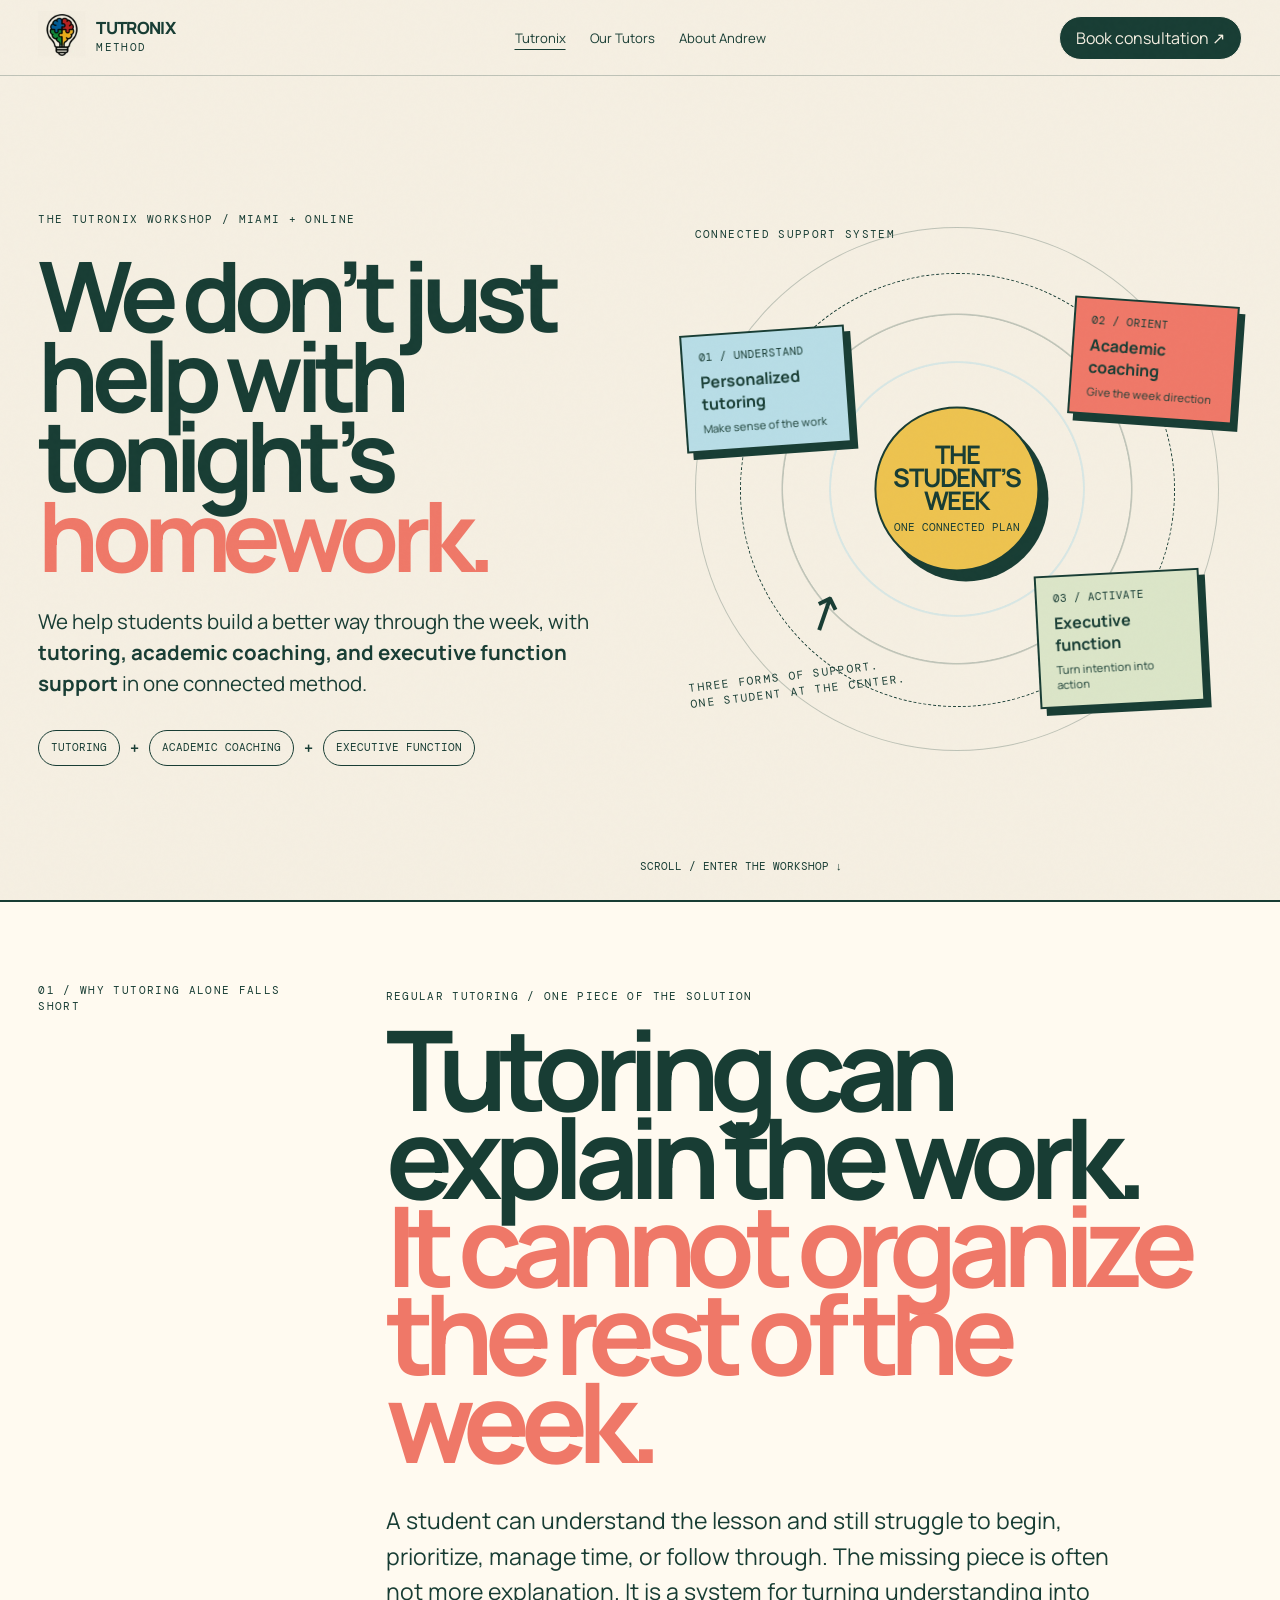
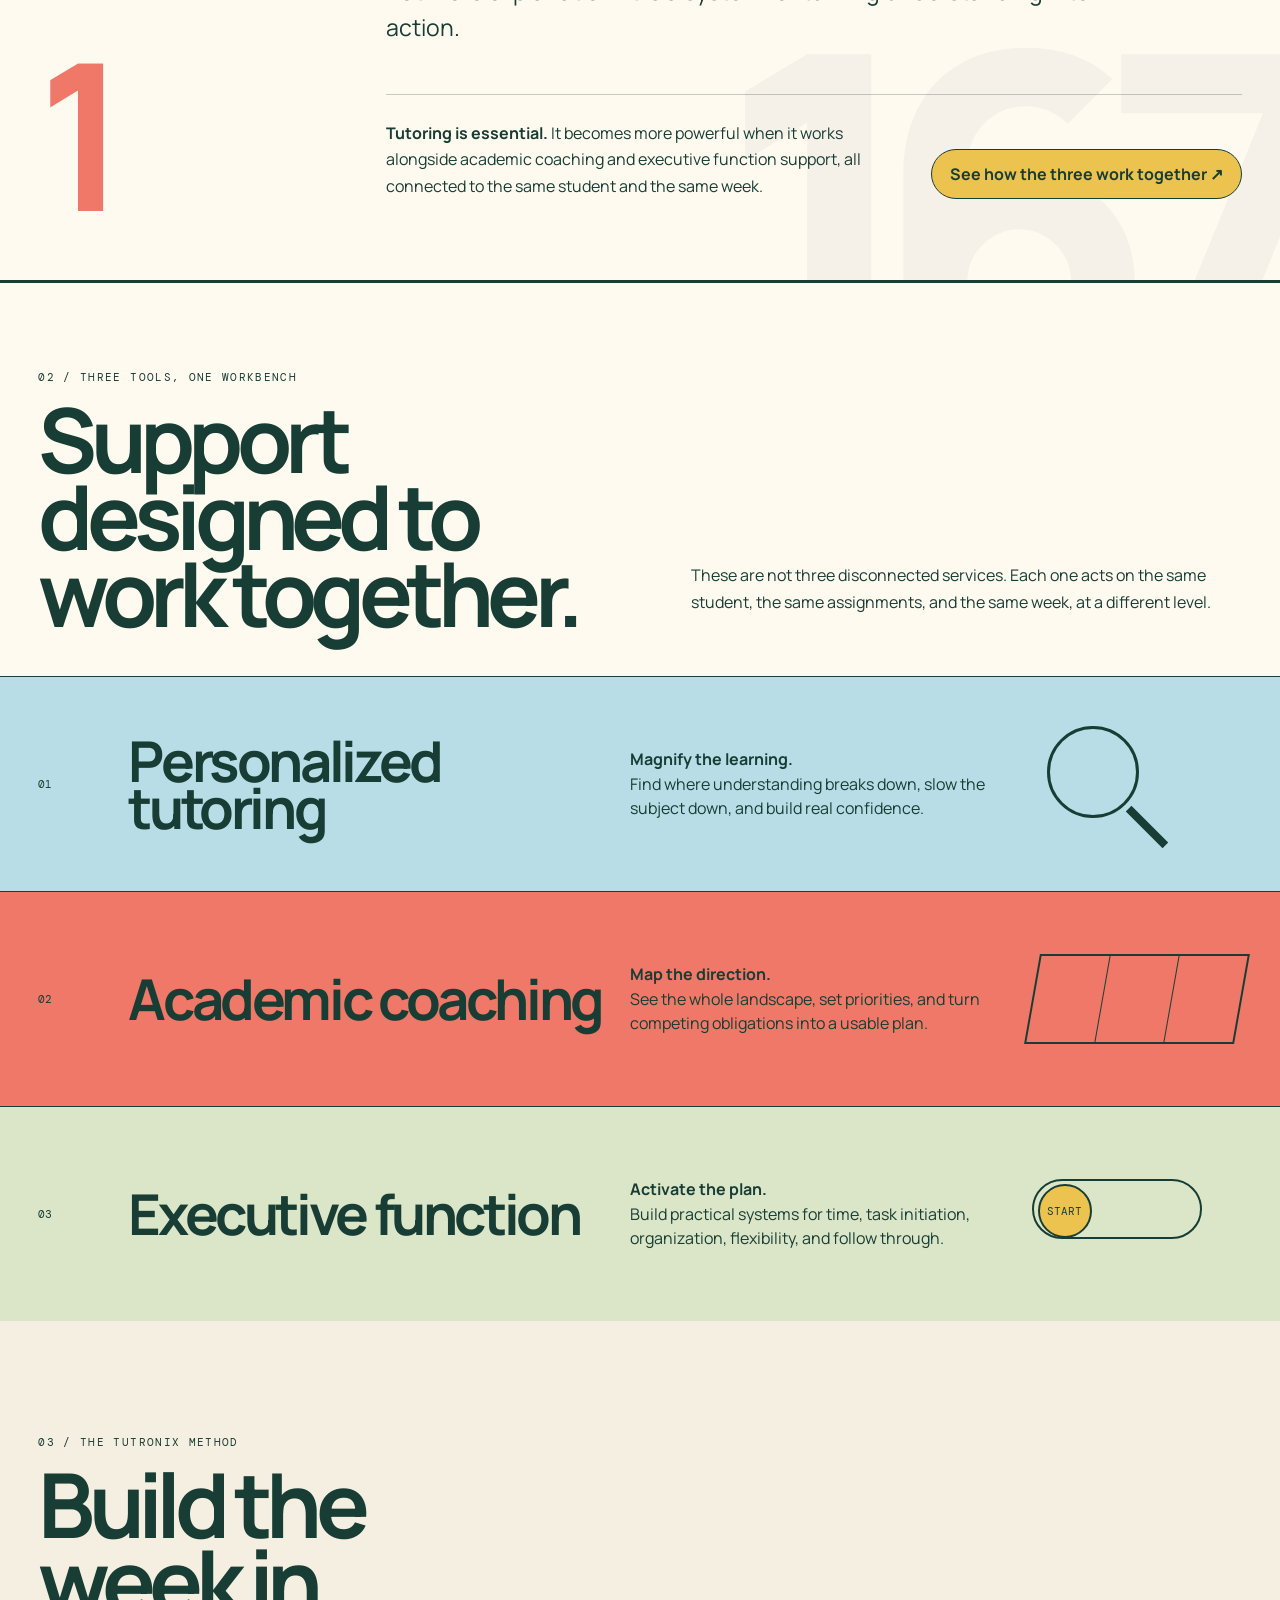
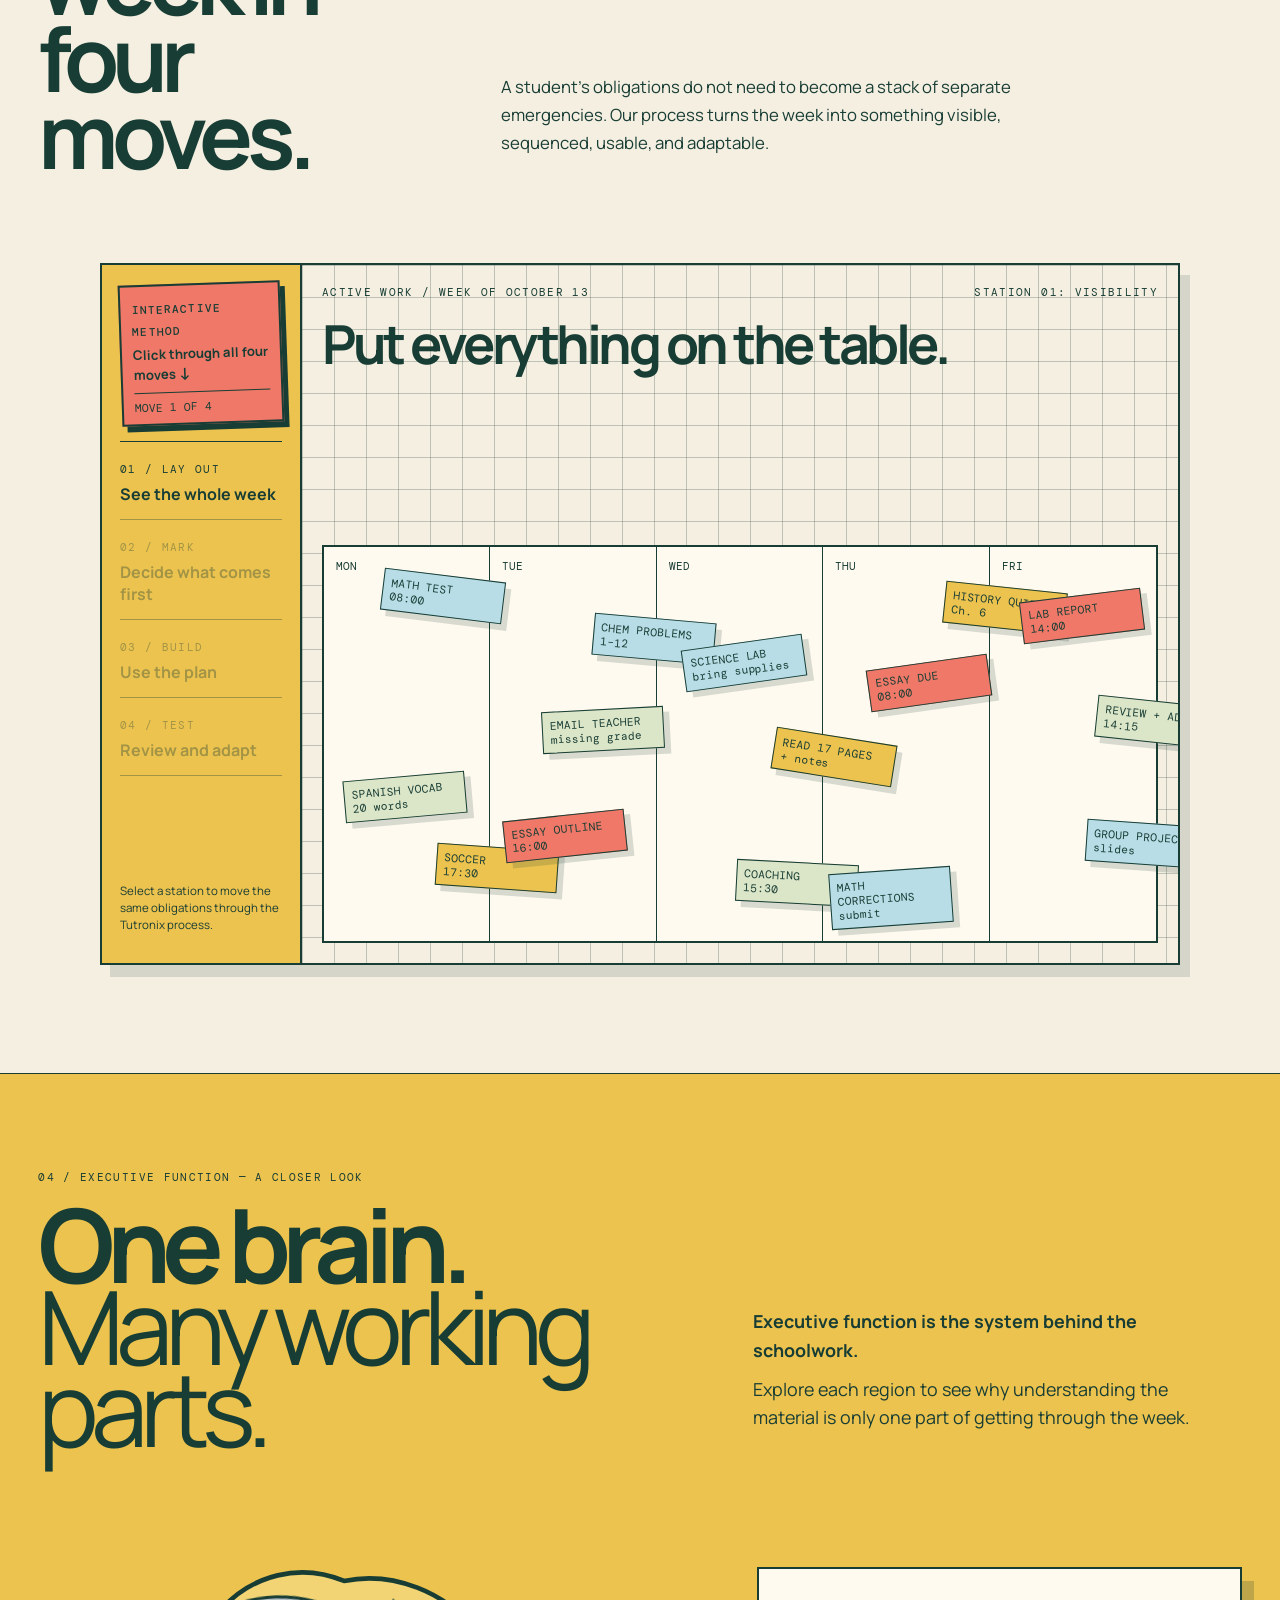
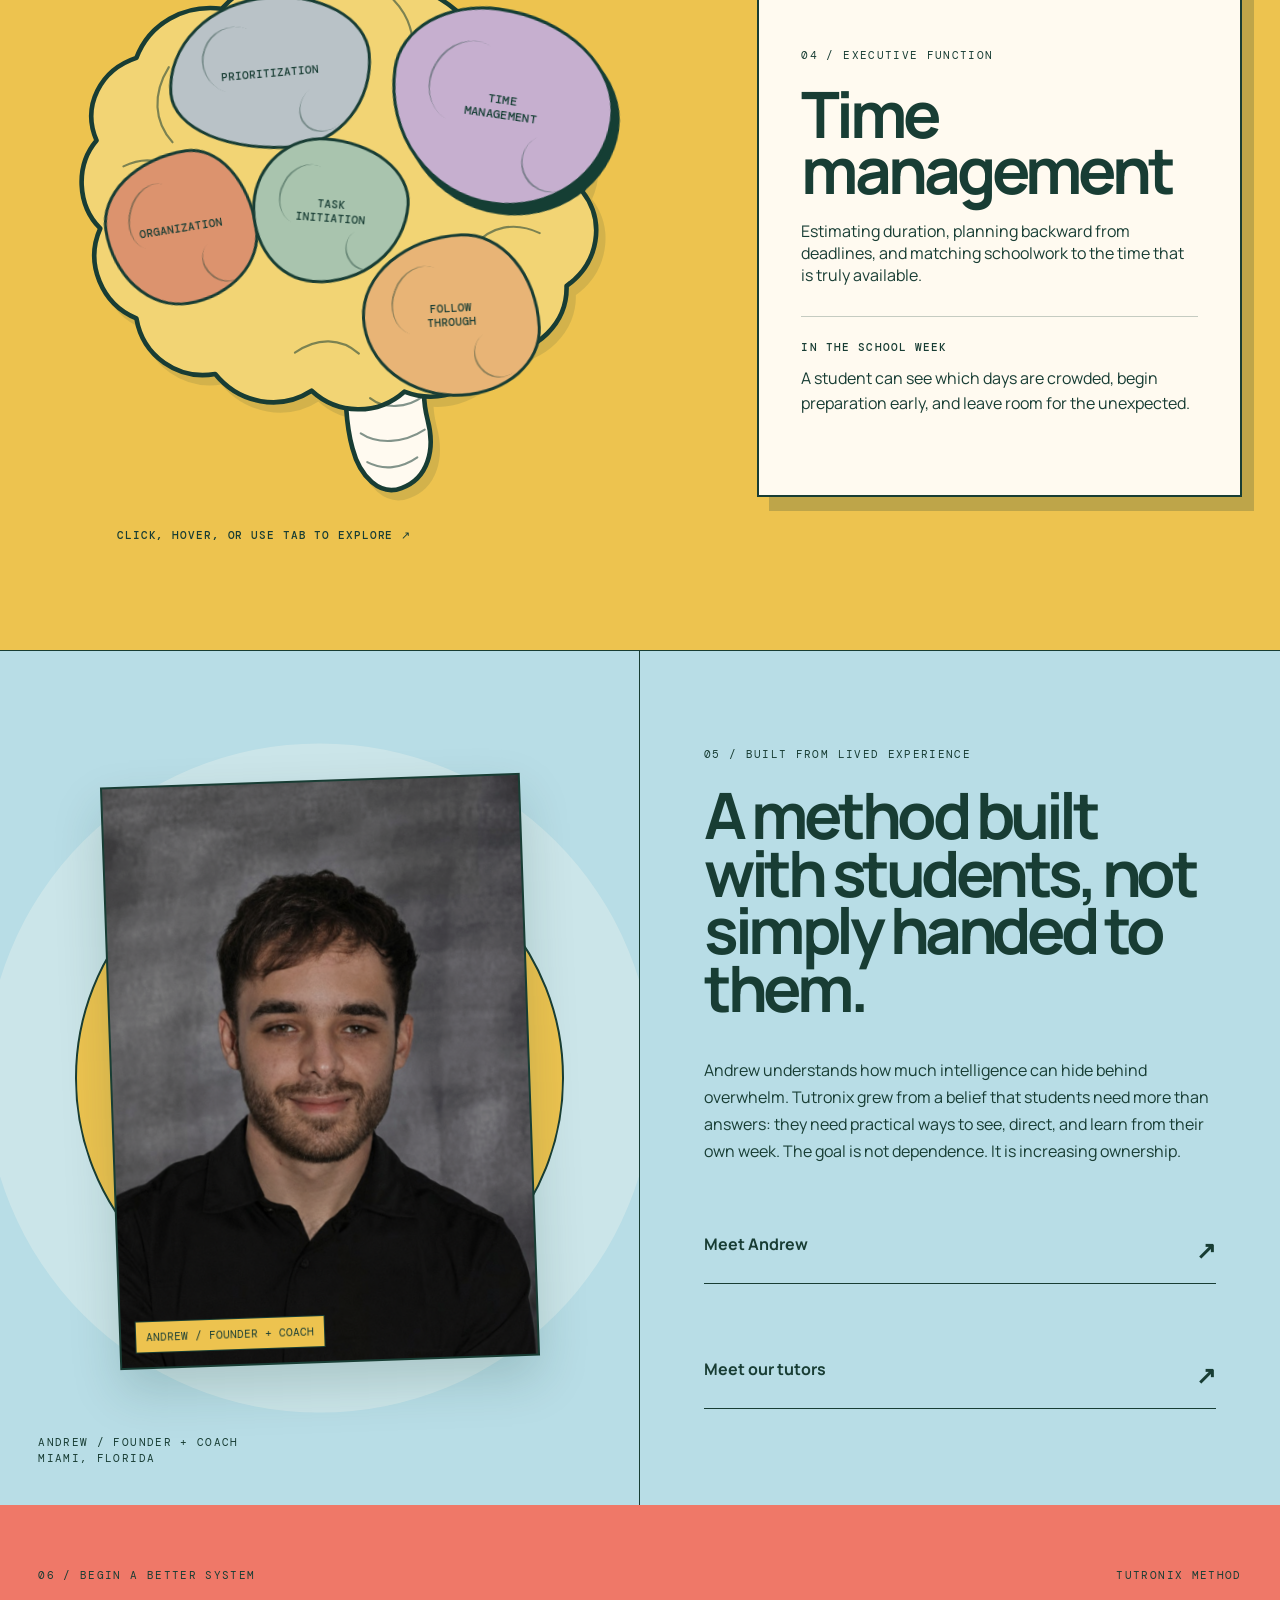
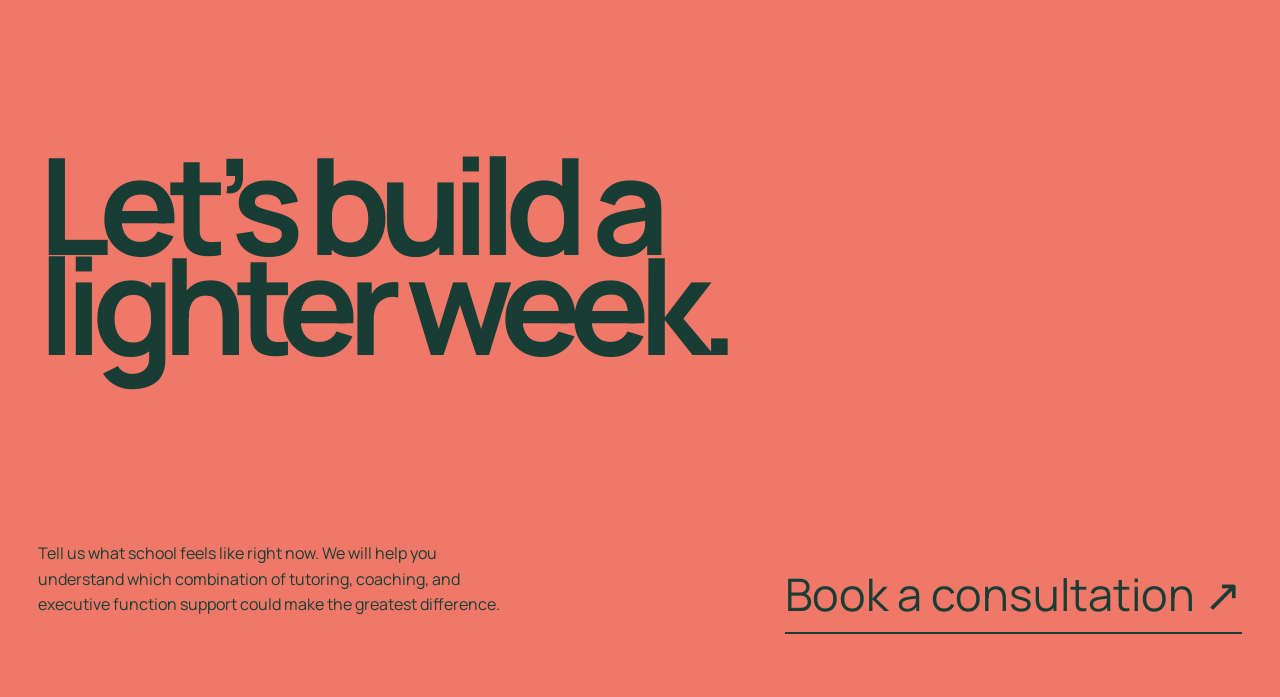
<file: index.html>
<!DOCTYPE html>
<html lang="en">
<head>
  <meta charset="UTF-8">
  <meta name="viewport" content="width=device-width,initial-scale=1">
  <meta name="description" content="Tutronix Method connects tutoring, academic coaching, and executive function support through one clear weekly plan.">
  <meta property="og:title" content="Tutronix Method | Build a better week">
  <meta property="og:description" content="School feels lighter when the week makes sense.">
  <meta property="og:type" content="website">
  <meta property="og:url" content="https://tutronixmethod.com/">
  <meta property="og:image" content="https://tutronixmethod.com/tutronix-social-preview.png">
  <meta property="og:image:secure_url" content="https://tutronixmethod.com/tutronix-social-preview.png">
  <meta property="og:image:type" content="image/png">
  <meta property="og:image:width" content="1200">
  <meta property="og:image:height" content="630">
  <meta property="og:image:alt" content="The Tutronix Method orbit connecting personalized tutoring, academic coaching, and executive function around the student's week.">
  <meta name="twitter:card" content="summary_large_image">
  <meta name="twitter:title" content="Tutronix Method | Build a better week">
  <meta name="twitter:description" content="School feels lighter when the week makes sense.">
  <meta name="twitter:image" content="https://tutronixmethod.com/tutronix-social-preview.png">
  <title>Tutronix Method — Build a better week</title>
  <link rel="preconnect" href="https://fonts.googleapis.com">
  <link rel="preconnect" href="https://fonts.gstatic.com" crossorigin>
  <link href="https://fonts.googleapis.com/css2?family=DM+Mono:wght@300;400;500&family=Manrope:wght@400;500;600;700;800&display=swap" rel="stylesheet">
  <style>
    :root{--cream:#f5efe2;--paper:#fffaf0;--ink:#183d34;--coral:#ef7868;--blue:#b8dde6;--yellow:#edc34f;--mint:#dbe5c8;--line:rgba(24,61,52,.25)}
    *{box-sizing:border-box}html{scroll-behavior:smooth}body{margin:0;background:var(--cream);color:var(--ink);font-family:Manrope,sans-serif;overflow-x:hidden}a{color:inherit;text-decoration:none}button{font:inherit}.mono{font:400 .64rem/1.4 "DM Mono",monospace;text-transform:uppercase;letter-spacing:.12em}
    body:after{content:"";position:fixed;inset:0;pointer-events:none;z-index:100;opacity:.1;background-image:url("data:image/svg+xml,%3Csvg viewBox='0 0 180 180' xmlns='http://www.w3.org/2000/svg'%3E%3Cfilter id='n'%3E%3CfeTurbulence type='fractalNoise' baseFrequency='.9' numOctaves='3' stitchTiles='stitch'/%3E%3C/filter%3E%3Crect width='100%25' height='100%25' filter='url(%23n)' opacity='.16'/%3E%3C/svg%3E")}
    nav{height:76px;display:grid;grid-template-columns:1fr auto 1fr;align-items:center;padding:0 3vw;border-bottom:1px solid var(--line);position:absolute;width:100%;z-index:30}.brand{font-weight:800;font-size:1.05rem;letter-spacing:-.04em;display:flex;align-items:center;gap:10px;width:max-content}.brand img{width:48px;height:48px;object-fit:contain;mix-blend-mode:multiply}.brand-word{line-height:.84}.brand small{font:400 .46rem "DM Mono";display:block;letter-spacing:.12em;margin-top:5px}.nav-mid{display:flex;gap:20px;font-size:.76rem}.nav-cta{justify-self:end;border:1px solid;border-radius:100px;padding:10px 16px;background:var(--ink);color:var(--cream);transition:.25s}.nav-cta:hover{background:var(--coral);color:var(--ink)}
    main{display:flex;flex-direction:column}.hero{order:1;min-height:100svh;padding:110px 3vw 32px;display:grid;grid-template-columns:1fr 1fr;gap:5vw;position:relative}.hero-copy{display:flex;flex-direction:column;justify-content:center;position:relative;z-index:2}.kicker{display:flex;align-items:center;margin-bottom:28px}.hero h1{font-size:clamp(4.1rem,7.6vw,8.2rem);letter-spacing:-.08em;line-height:.82;margin:0;font-weight:700}.hero h1 em{font-style:normal;color:var(--coral)}.hero-lead{max-width:610px;font-size:clamp(1.1rem,1.6vw,1.45rem);line-height:1.5;margin:32px 0}.hero-lead b{background:none}.service-equation{display:flex;gap:8px;flex-wrap:wrap}.service-equation span{border:1px solid;border-radius:100px;padding:9px 12px;font:400 .6rem "DM Mono"}.service-equation b{padding:7px 2px}
    .argument{order:2;min-height:88vh;background:var(--paper);color:var(--ink);padding:9vh 3vw;display:grid;grid-template-columns:.48fr 1.52fr;gap:6vw;border-top:2px solid var(--ink);border-bottom:2px solid var(--ink);position:relative;overflow:hidden}.argument:before{content:"167";position:absolute;right:-.04em;bottom:-.25em;font-size:clamp(17rem,36vw,39rem);font-weight:800;line-height:.8;letter-spacing:-.12em;color:rgba(24,61,52,.045);pointer-events:none}.argument-mark{display:flex;flex-direction:column;justify-content:space-between;position:relative;z-index:2}.argument-mark strong{font-size:clamp(7rem,16vw,17rem);letter-spacing:-.1em;line-height:.65;color:var(--coral)}.argument-copy{align-self:center;position:relative;z-index:2}.argument h2{font-size:clamp(4rem,8.7vw,9.3rem);line-height:.79;letter-spacing:-.085em;margin:20px 0 38px;max-width:1250px}.argument h2 span{display:block;color:var(--coral)}.argument-lead{font-size:clamp(1.15rem,1.8vw,1.55rem);line-height:1.55;max-width:760px}.argument-resolution{margin-top:48px;border-top:1px solid var(--line);padding-top:25px;display:grid;grid-template-columns:1fr auto;gap:30px;align-items:end}.argument-resolution p{max-width:630px;line-height:1.65;margin:0}.argument-resolution a{border:1px solid var(--ink);border-radius:100px;padding:13px 18px;white-space:nowrap;background:var(--yellow);color:var(--ink);font-weight:700}.tools{order:3}.method{order:4}.brain-section{order:5}.brain-head>div>.mono{font-size:0!important}.brain-head>div>.mono:after{content:"04 / Executive function — A closer look";font:400 max(.7rem,11px)/1.4 "DM Mono";letter-spacing:.12em}.story{order:6}.final{order:7}
    .orbit{position:relative;align-self:center;height:76vh;max-height:690px;overflow:hidden}.orbit:before{content:"";position:absolute;inset:4%;border:1px solid var(--line);border-radius:50%;background:radial-gradient(circle at center,var(--paper) 0 17%,transparent 17.3%),radial-gradient(circle at center,transparent 0 34%,rgba(184,221,230,.48) 34.2% 34.5%,transparent 34.8%),radial-gradient(circle at center,transparent 0 47%,rgba(24,61,52,.24) 47.2% 47.4%,transparent 47.7%)}.orbit:after{content:"";position:absolute;width:76%;height:76%;left:12%;top:12%;border:1px dashed var(--ink);border-radius:50%;animation:spin 38s linear infinite}.orbit-label{position:absolute;top:4%;left:4%}.orbit-id{position:absolute;top:4%;right:4%}.orbit-core{position:absolute;z-index:4;width:29%;aspect-ratio:1;border-radius:50%;left:35.5%;top:35.5%;background:var(--yellow);border:2px solid;display:grid;place-items:center;text-align:center;box-shadow:9px 10px 0 var(--ink)}.orbit-core b{display:block;font-size:clamp(1.25rem,2.4vw,2.6rem);letter-spacing:-.06em;line-height:.9}.orbit-core span{font:400 .53rem "DM Mono";margin-top:8px;display:block}.orbiter{position:absolute;z-index:5;width:29%;min-height:96px;border:2px solid;background:var(--paper);padding:14px 16px;box-shadow:6px 7px 0 var(--ink);animation:float 5s ease-in-out infinite}.orbiter span{font:400 .53rem "DM Mono";display:block;margin-bottom:7px}.orbiter b{font-size:1rem;line-height:1.05}.orbiter small{display:block;margin-top:6px;font-size:.68rem}.orb-one{left:2%;top:22%;background:var(--blue);transform:rotate(-4deg)}.orb-two{right:1%;top:17%;background:var(--coral);transform:rotate(4deg);animation-delay:-1.5s}.orb-three{right:7%;bottom:12%;background:var(--mint);transform:rotate(-3deg);animation-delay:-3s}.orbit-note{position:absolute;left:3%;bottom:13%;font-size:.72rem;transform:rotate(-7deg)}.orbit-arrow{position:absolute;left:23%;bottom:23%;font-size:3rem;transform:rotate(-26deg)}@keyframes spin{to{transform:rotate(360deg)}}@keyframes float{50%{translate:0 -10px}}.scroll-mark{position:absolute;bottom:27px;left:50%;font:400 .58rem "DM Mono"}
    .clarity{padding:11vh 3vw 13vh;border-top:1px solid;background:var(--paper)}.clarity-head{display:grid;grid-template-columns:.65fr 1.35fr;gap:8vw;align-items:end}.clarity h2{font-size:clamp(3.6rem,7.5vw,8rem);letter-spacing:-.08em;line-height:.84;margin:18px 0 0}.clarity h2 span{color:var(--coral)}.clarity-head p{font-size:clamp(1.2rem,2vw,2rem);line-height:1.3;margin:0 0 8px}.gap-diagram{display:grid;grid-template-columns:1fr .75fr 1fr;margin-top:9vh;border:2px solid;min-height:430px}.gap-side{padding:28px;display:flex;flex-direction:column;justify-content:space-between}.gap-side.know{background:var(--blue)}.gap-side.done{background:var(--yellow)}.gap-side strong{font-size:clamp(3rem,6vw,7rem);line-height:.8;letter-spacing:-.07em}.gap-side p{max-width:320px;line-height:1.5}.gap-middle{background:var(--coral);border-left:2px solid;border-right:2px solid;padding:24px;display:flex;flex-direction:column;justify-content:space-between;position:relative;overflow:hidden}.gap-middle h3{font-size:clamp(2rem,3.5vw,3.7rem);line-height:.9;letter-spacing:-.06em;margin:0}.frictions{display:flex;flex-wrap:wrap;gap:7px}.frictions span{background:var(--paper);border:1px solid;padding:7px 9px;font:400 .55rem "DM Mono";transform:rotate(var(--r))}.bridge{grid-column:1/-1;border-top:2px solid;background:var(--ink);color:var(--paper);padding:18px 24px;display:grid;grid-template-columns:auto 1fr auto;align-items:center;gap:25px}.bridge-line{height:2px;background:rgba(255,250,240,.48);position:relative;overflow:visible}.bridge-line:after{content:"";position:absolute;right:0;top:-5px;border:6px solid transparent;border-left-color:var(--paper);animation:arrowPulse 2.8s ease-in-out infinite}.bridge-line:before{content:"";position:absolute;z-index:2;width:11px;height:11px;top:-4.5px;left:0;border-radius:50%;background:var(--yellow);box-shadow:0 0 0 4px rgba(237,195,79,.2);animation:travelPath 3.6s cubic-bezier(.5,0,.35,1) infinite}.bridge b{font-size:1rem}@keyframes travelPath{0%{left:0;opacity:0}10%{opacity:1}88%{opacity:1}100%{left:calc(100% - 10px);opacity:0}}@keyframes arrowPulse{50%{transform:translateX(5px)}}
    .brain-section{padding:10vh 3vw 12vh;background:var(--yellow);border-top:1px solid}.brain-head{display:grid;grid-template-columns:1fr .75fr;gap:7vw;align-items:end}.brain-head h2{font-size:clamp(4rem,8vw,8.5rem);line-height:.8;letter-spacing:-.08em;margin:18px 0 0}.brain-head h2 em{display:block;font-style:normal;color:var(--ink);font-weight:400}.brain-head p{max-width:480px;font-size:1.12rem;line-height:1.6}.brain-head p b{display:block;margin-bottom:10px}.brain-layout{display:grid;grid-template-columns:1.15fr .85fr;gap:7vw;align-items:center;margin-top:8vh}.brain-stage{min-height:620px;position:relative;display:grid;place-items:center}.brain-shell{width:min(82%,620px);aspect-ratio:1.12;position:relative;border:4px solid var(--ink);border-radius:48% 52% 45% 55% / 48% 42% 58% 52%;background:rgba(255,250,240,.2);box-shadow:inset 0 0 0 10px rgba(255,250,240,.12)}.brain-shell:before{content:"";position:absolute;width:20%;height:27%;left:38%;bottom:-17%;border:4px solid var(--ink);border-top:0;border-radius:0 0 48% 48%;background:var(--paper);transform:rotate(-5deg);z-index:0}.brain-region{position:absolute;z-index:2;border:3px solid var(--ink);border-radius:50%;display:grid;place-items:center;text-align:center;color:var(--ink);cursor:pointer;padding:10px;font:500 .67rem/1.25 "DM Mono";transition:transform .3s,box-shadow .3s,filter .3s}.brain-region:hover,.brain-region:focus-visible{transform:scale(1.06);outline:none}.brain-region.active{box-shadow:7px 8px 0 var(--ink);transform:scale(1.06);filter:saturate(1.12)}.br-organize{width:27%;aspect-ratio:1;left:-3%;top:39%;background:#dc936e}.br-priority{width:35%;aspect-ratio:1.25;left:14%;top:4%;background:#b9c2c7}.br-start{width:28%;aspect-ratio:1;left:28%;top:37%;background:#a9c4ae}.br-time{width:36%;aspect-ratio:1.15;right:3%;top:8%;background:#c4b0cc}.br-follow{width:30%;aspect-ratio:1;right:16%;bottom:1%;background:#e8b476}.brain-caption{position:absolute;bottom:0;left:18%;font:500 .68rem "DM Mono";letter-spacing:.08em}.brain-detail{background:var(--paper);border:2px solid;padding:42px;min-height:530px;box-shadow:12px 14px 0 rgba(24,61,52,.22);display:flex;flex-direction:column;justify-content:center}.brain-detail h3{font-size:clamp(3rem,5vw,5.3rem);line-height:.88;letter-spacing:-.065em;margin:22px 0}.brain-detail>p{font-size:1.05rem;line-height:1.65;margin:0}.brain-example{border-top:1px solid var(--line);margin-top:30px;padding-top:23px}.brain-example b{display:block;font:500 .7rem "DM Mono";letter-spacing:.1em;margin-bottom:12px}.brain-example p{line-height:1.55;margin:0}.detail-swap{animation:detailIn .38s ease both}@keyframes detailIn{from{opacity:.25;transform:translateY(8px)}}
    .brain-anatomy{width:min(92%,650px);aspect-ratio:1.04;position:relative}.brain-silhouette{position:absolute;inset:0;width:100%;height:100%;overflow:visible;filter:drop-shadow(7px 8px 0 rgba(24,61,52,.12))}.brain-outline,.brain-stem-svg{stroke:var(--ink);stroke-width:5;stroke-linecap:round;stroke-linejoin:round}.brain-outline{fill:#f2d474}.brain-stem-svg{fill:var(--paper)}.brain-fold{fill:none;stroke:rgba(24,61,52,.54);stroke-width:2.3;stroke-linecap:round}.brain-shell{position:absolute;left:5%;top:5%;width:87%;height:72%;aspect-ratio:auto;border:0;border-radius:0;background:none;box-shadow:none}.brain-shell:before,.brain-shell:after{display:none}.brain-region{border-width:3px;border-radius:var(--shape);overflow:hidden}.brain-region:before{content:"";position:absolute;width:34%;height:45%;left:16%;top:17%;border-left:2px solid rgba(24,61,52,.42);border-radius:50%;transform:rotate(24deg);pointer-events:none}.brain-region:hover,.brain-region:focus-visible{transform:rotate(var(--tilt)) scale(1.045)}.brain-region.active{transform:rotate(var(--tilt)) scale(1.045);box-shadow:7px 8px 0 var(--ink)}.br-organize{width:29%;height:37%;aspect-ratio:auto;left:2%;top:43%;--shape:61% 39% 53% 47% / 44% 57% 43% 56%;--tilt:-9deg;transform:rotate(var(--tilt));background:#dc936e}.br-priority{width:39%;height:37%;aspect-ratio:auto;left:14%;top:6%;--shape:52% 48% 41% 59% / 58% 43% 57% 42%;--tilt:-5deg;transform:rotate(var(--tilt));background:#b9c2c7}.br-start{width:30%;height:35%;aspect-ratio:auto;left:30%;top:40%;--shape:44% 56% 58% 42% / 48% 42% 58% 52%;--tilt:4deg;transform:rotate(var(--tilt));background:#a9c4ae}.br-time{width:41%;height:45%;aspect-ratio:auto;right:2%;top:10%;--shape:43% 57% 48% 52% / 38% 49% 51% 62%;--tilt:8deg;transform:rotate(var(--tilt));background:#c4b0cc}.br-follow{width:34%;height:39%;aspect-ratio:auto;right:15%;bottom:-2%;--shape:58% 42% 46% 54% / 49% 60% 40% 51%;--tilt:-3deg;transform:rotate(var(--tilt));background:#e8b476}.brain-caption{bottom:0;left:12%}
    .tools{background:var(--paper);border-top:1px solid}.tools-head{padding:9vh 3vw 5vh;display:grid;grid-template-columns:1fr 1fr;gap:8vw}.tools-head h2,.method-head h2{font-size:clamp(3.5rem,7vw,7.5rem);letter-spacing:-.075em;line-height:.86;margin:14px 0 0}.tools-head p{max-width:540px;line-height:1.65;align-self:end}.tool-list{counter-reset:tool}.tool{display:grid;grid-template-columns:90px 1fr .8fr 210px;align-items:center;min-height:215px;border-top:1px solid;padding:25px 3vw;position:relative;overflow:hidden}.tool:before{counter-increment:tool;content:"0" counter(tool);font:400 .65rem "DM Mono"}.tool h3{font-size:clamp(2.2rem,4.4vw,4.8rem);line-height:.84;letter-spacing:-.06em;margin:0}.tool p{max-width:430px;line-height:1.55}.tool-visual{height:120px;position:relative}.tool:nth-child(1){background:var(--blue)}.tool:nth-child(2){background:var(--coral)}.tool:nth-child(3){background:var(--mint)}.lens-icon{width:92px;height:92px;border:3px solid;border-radius:50%;position:absolute;left:15px;top:2px}.lens-icon:after{content:"";position:absolute;width:52px;border-top:8px solid;right:-37px;bottom:-16px;transform:rotate(45deg)}.map-icon{position:absolute;inset:15px 0;border:2px solid;transform:skew(-10deg)}.map-icon:before,.map-icon:after{content:"";position:absolute;top:0;bottom:0;border-left:1px solid}.map-icon:before{left:33%}.map-icon:after{right:33%}.switch-icon{position:absolute;width:170px;height:60px;border:2px solid;border-radius:100px;top:25px}.switch-icon:before{content:"START";position:absolute;width:50px;height:50px;background:var(--yellow);border:2px solid;border-radius:50%;top:3px;left:4px;display:grid;place-items:center;font:400 .46rem "DM Mono";animation:switch 3s ease-in-out infinite}@keyframes switch{50%{translate:107px 0}}
    .method{padding:12vh 3vw;min-height:175vh}.method-head{display:grid;grid-template-columns:.7fr 1.3fr;gap:8vw}.method-head p{max-width:560px;font-size:1.05rem;line-height:1.65;align-self:end}.workstation{position:sticky;top:3vh;height:94vh;border:2px solid;background:var(--yellow);margin-top:12vh;display:grid;grid-template-columns:230px 1fr;overflow:hidden}.stations{padding:24px;border-right:2px solid;display:flex;flex-direction:column}.station{border:0;border-top:1px solid;background:none;color:inherit;text-align:left;padding:19px 0;cursor:pointer;opacity:.35}.station.active{opacity:1}.station b{display:block;margin-top:5px}.station:last-of-type{border-bottom:1px solid}.station-help{margin-top:auto;font-size:.75rem;line-height:1.5}.surface{background-color:var(--cream);background-image:linear-gradient(var(--line) 1px,transparent 1px),linear-gradient(90deg,var(--line) 1px,transparent 1px);background-size:32px 32px;position:relative;padding:25px}.surface-top{display:flex;justify-content:space-between}.surface h3{font-size:clamp(2.3rem,5vw,5.3rem);line-height:.85;letter-spacing:-.065em;margin:3vh 0;max-width:850px}.week-board{position:absolute;left:25px;right:25px;bottom:25px;height:59%;background:var(--paper);border:2px solid;display:grid;grid-template-columns:repeat(5,1fr);transition:.5s}.day{border-right:1px solid;padding:12px;font:400 .58rem "DM Mono";position:relative}.day:last-child{border:0}.task{position:absolute;left:7px;right:7px;top:var(--top);padding:6px 7px;border:1px solid;font-size:.52rem;line-height:1.25;transition:.65s cubic-bezier(.16,1,.3,1);background:var(--paper)}.task.blue{background:var(--blue)}.task.coral{background:var(--coral)}.task.yellow{background:var(--yellow)}.task.mint{background:var(--mint)}.week-board.scatter .task{left:var(--x);right:auto;top:var(--y);width:122px;transform:rotate(var(--r));box-shadow:6px 6px 0 rgba(24,61,52,.17);z-index:var(--z)}.priority .task:not(.urgent){opacity:.24}.priority .task.urgent{box-shadow:0 0 0 4px var(--yellow)}.activeplan .task{opacity:1}
    .station-prompt{background:var(--coral);border:2px solid;padding:12px 13px 10px;margin-bottom:22px;box-shadow:5px 6px 0 var(--ink);transform:rotate(-2deg);position:relative}.station-prompt>span{font:500 .52rem "DM Mono";letter-spacing:.1em}.station-prompt b{display:block;font-size:.82rem;line-height:1.25;margin-top:6px}.station-prompt b i{display:inline-block;font-style:normal;font-size:1.05rem;animation:promptBounce 1.5s ease-in-out infinite}.station-prompt small{display:block;border-top:1px solid;margin-top:9px;padding-top:7px;font:400 .5rem "DM Mono"}@keyframes promptBounce{50%{transform:translateY(5px)}}
    .activeplan{overflow:hidden}.activeplan:before{content:"";position:absolute;z-index:20;top:0;bottom:0;left:0;width:2px;background:var(--coral);box-shadow:0 0 0 3px rgba(239,120,104,.16);animation:planPlayhead 5s cubic-bezier(.45,0,.25,1) infinite}.activeplan:after{content:"TODAY / PLAN IN MOTION";position:absolute;z-index:21;top:7px;left:0;background:var(--coral);border:1px solid;padding:5px 7px;font:500 .47rem "DM Mono";white-space:nowrap;animation:planLabel 5s cubic-bezier(.45,0,.25,1) infinite}.activeplan .day{--delay:0s}.activeplan .day:nth-child(2){--delay:.38s}.activeplan .day:nth-child(3){--delay:.76s}.activeplan .day:nth-child(4){--delay:1.14s}.activeplan .day:nth-child(5){--delay:1.52s}.activeplan .task{animation:taskUse 5s var(--delay) ease-in-out infinite}@keyframes planPlayhead{0%{left:0;opacity:0}6%{opacity:1}88%{opacity:1}100%{left:100%;opacity:0}}@keyframes planLabel{0%{left:0;opacity:0}6%{opacity:1}88%{opacity:1}100%{left:calc(100% - 145px);opacity:0}}@keyframes taskUse{0%,18%{transform:none;box-shadow:none}24%{transform:translateY(-3px);box-shadow:4px 4px 0 var(--ink)}34%,100%{transform:none;box-shadow:none}}
    .reviewmode .task{opacity:.28;transform:scale(.96);filter:saturate(.4)}.reviewmode .task.done,.reviewmode .task.moved,.reviewmode .task.needs{opacity:1;filter:none;padding-right:30px}.reviewmode .task.done{background:var(--mint)}.reviewmode .task.done:after{content:"✓";position:absolute;right:6px;top:50%;transform:translateY(-50%);font-size:1rem;font-weight:800}.reviewmode .task.moved{background:var(--yellow);border-style:dashed;transform:translateY(10px)}.reviewmode .task.moved:after{content:"→";position:absolute;right:6px;top:50%;transform:translateY(-50%);font-size:1rem;font-weight:800}.reviewmode .task.needs{background:var(--coral);animation:needsPulse 1.8s ease-in-out infinite}.reviewmode .task.needs:after{content:"!";position:absolute;right:7px;top:50%;transform:translateY(-50%);font-size:1rem;font-weight:800}.reviewmode:after{content:"WEEK REVIEW / COMPLETE ✓  ·  MOVED →  ·  ADJUST !";position:absolute;right:9px;bottom:8px;background:var(--ink);color:var(--paper);padding:7px 9px;font:500 .48rem "DM Mono";z-index:20;animation:reviewIn .55s ease both}@keyframes reviewIn{from{opacity:0;transform:translateY(12px)}}@keyframes needsPulse{50%{box-shadow:0 0 0 4px rgba(239,120,104,.2)}}
    .story{display:grid;grid-template-columns:1fr 1fr;min-height:95vh;background:var(--blue);border-top:1px solid}.portrait{position:relative;border-right:1px solid;overflow:hidden;padding:7vh 5vw 8vh;display:grid;place-items:center}.portrait:before{content:"";position:absolute;width:76%;aspect-ratio:1;border:2px solid;border-radius:50%;background:var(--yellow);box-shadow:0 0 0 7vw rgba(255,250,240,.28)}.portrait-frame{width:min(68%,470px);height:74vh;max-height:680px;position:relative;z-index:2;border:2px solid;background:var(--paper);box-shadow:0 22px 46px rgba(24,61,52,.18);transform:rotate(-2deg) translateZ(0);backface-visibility:hidden;outline:1px solid transparent;overflow:hidden}.portrait-frame img{width:100%;height:100%;display:block;object-fit:cover;object-position:center 30%;filter:saturate(.86) contrast(1.03)}.portrait-frame:after{content:"ANDREW / FOUNDER + COACH";position:absolute;left:14px;bottom:14px;background:var(--yellow);border:1px solid;padding:8px 10px;font:400 .55rem "DM Mono"}.portrait-label{position:absolute;bottom:3vw;left:3vw;z-index:3}.story-copy{padding:9vh 7vw;display:flex;flex-direction:column;justify-content:center}.story-copy h2{font-size:clamp(3.2rem,6.5vw,6.8rem);line-height:.9;letter-spacing:-.07em;margin:24px 0}.story-copy p{max-width:620px;line-height:1.7}.text-link{display:flex;justify-content:space-between;border-bottom:1px solid;padding:17px 0;margin-top:35px;font-weight:700}.text-link span{font-size:1.5rem}
    .final{min-height:88vh;background:var(--coral);padding:7vh 3vw;display:flex;flex-direction:column;justify-content:space-between}.final-top{display:flex;justify-content:space-between}.final h2{font-size:clamp(4rem,10.5vw,11rem);line-height:.75;letter-spacing:-.085em;margin:0}.final-bottom{display:grid;grid-template-columns:1fr 1fr;align-items:end}.final-bottom p{max-width:470px;line-height:1.6}.final-bottom a{justify-self:end;font-size:clamp(1.5rem,3.5vw,3.5rem);border-bottom:2px solid;padding-bottom:8px}.reveal{opacity:0;transform:translateY(35px);transition:.8s}.reveal.on{opacity:1;transform:none}
    .mono,.brand small,.orbit-core span,.orbiter span,.orbiter small,.tool:before,.task,.day,.station-prompt>span,.station-prompt small,.brain-caption,.brain-region,.service-equation span,.switch-icon:before,.portrait-frame:after,.activeplan:after,.reviewmode:after,.scroll-mark{font-size:max(.7rem,11px)!important}
    .method{min-height:150vh}.workstation{width:100%;max-width:1080px;height:78vh;max-height:650px;top:10vh;margin:10vh auto 0;grid-template-columns:200px 1fr;box-shadow:10px 12px 0 rgba(24,61,52,.14)}.stations{padding:18px}.station{padding:14px 0}.station-prompt{margin-bottom:16px;padding:10px 11px 9px}.station-help{font-size:.72rem}.surface{padding:20px}.surface h3{font-size:clamp(2.1rem,4.2vw,4.4rem);margin:2.2vh 0}.week-board{left:20px;right:20px;bottom:20px;height:57%}
    @media(max-width:820px){nav{grid-template-columns:1fr auto;height:68px}.nav-mid{display:none}.hero{grid-template-columns:1fr;padding-top:95px}.hero-copy{justify-content:flex-start}.orbit{height:620px}.orbit-core{width:36%;left:32%;top:32%}.orbiter{width:38%}.orb-one{top:18%}.orb-two{top:13%}.scroll-mark{display:none}.clarity-head,.tools-head,.method-head,.story,.brain-head,.brain-layout{grid-template-columns:1fr}.brain-stage{min-height:520px}.brain-shell{width:90%}.brain-detail{min-height:auto;padding:30px}.gap-diagram{grid-template-columns:1fr}.gap-middle{border:0;border-top:2px solid;border-bottom:2px solid;min-height:330px}.bridge{grid-column:1;grid-template-columns:1fr}.bridge-line{display:none}.tool{grid-template-columns:45px 1fr;gap:14px;min-height:320px}.tool p{grid-column:2}.tool-visual{grid-column:2;width:190px}.workstation{grid-template-columns:1fr;height:95svh}.stations{border:0;border-bottom:2px solid;display:grid;grid-template-columns:repeat(4,1fr);gap:7px;padding:12px}.station-prompt{grid-column:1/-1;margin:0 0 5px;display:grid;grid-template-columns:auto 1fr auto;align-items:center;gap:10px;transform:none;padding:7px 9px;box-shadow:3px 3px 0 var(--ink)}.station-prompt b{margin:0;font-size:.75rem}.station-prompt small{border:0;margin:0;padding:0}.station{padding:8px 0}.station b{font-size:.72rem}.station-help{display:none}.surface{padding:13px}.surface h3{margin:2vh 0}.week-board{left:12px;right:12px;bottom:12px;height:58%;overflow-x:auto;grid-template-columns:repeat(5,155px)}.portrait{min-height:65vh;border-right:0;border-bottom:1px solid}.portrait:after{font-size:55vw}.final-bottom{grid-template-columns:1fr}.final-bottom a{justify-self:start;margin-top:30px}}
    @media(max-width:820px){.method{min-height:155vh}.workstation{height:90svh;max-height:none;max-width:none;margin:8vh 0 0;top:5vh;box-shadow:6px 7px 0 rgba(24,61,52,.14)}}
    @media(max-width:820px){.brain-anatomy{width:94%}.brain-shell{width:100%}.brain-caption{left:4%;bottom:-2%}}
    .brain-region:after{content:"";position:absolute;width:27%;height:31%;right:10%;bottom:9%;border-left:2px solid rgba(24,61,52,.42);border-radius:50%;transform:rotate(-38deg);pointer-events:none}
    .consult-dialog{width:min(1040px,94vw);max-height:92svh;padding:0;border:2px solid var(--ink);background:var(--paper);color:var(--ink);box-shadow:18px 20px 0 var(--ink);overflow:auto}.consult-dialog::backdrop{background:rgba(24,61,52,.76);backdrop-filter:blur(5px)}.consult-grid{display:grid;grid-template-columns:.72fr 1.28fr;min-height:680px}.consult-intro{background:var(--blue);border-right:2px solid;padding:42px;display:flex;flex-direction:column;justify-content:space-between}.consult-intro h2{font-size:clamp(3.4rem,6vw,6.4rem);line-height:.82;letter-spacing:-.07em;margin:24px 0}.consult-intro p{line-height:1.6}.consult-note{font:500 .72rem/1.5 "DM Mono";border-top:1px solid;padding-top:18px}.consult-form{padding:42px;display:flex;flex-direction:column}.dialog-close{align-self:flex-end;border:1px solid;border-radius:100%;width:42px;height:42px;background:transparent;color:inherit;font-size:1.4rem;cursor:pointer}.form-row{display:grid;grid-template-columns:1fr 1fr;gap:18px}.field{display:flex;flex-direction:column;gap:8px;margin-bottom:18px}.field label,.interest-title{font:500 .72rem "DM Mono";letter-spacing:.06em}.field input,.field select,.field textarea{width:100%;border:1px solid var(--ink);border-radius:0;background:var(--cream);color:var(--ink);padding:14px;font:inherit}.field textarea{min-height:120px;resize:vertical}.interest-title{margin:2px 0 10px}.interest-options{display:flex;gap:8px;flex-wrap:wrap;margin-bottom:22px}.interest-options label{position:relative}.interest-options input{position:absolute;opacity:0}.interest-options span{display:block;border:1px solid;padding:10px 12px;font-size:.82rem;cursor:pointer}.interest-options input:checked+span{background:var(--yellow);box-shadow:3px 3px 0 var(--ink)}.submit-consult{border:2px solid var(--ink);background:var(--coral);color:var(--ink);padding:16px 20px;font:700 1rem inherit;display:flex;justify-content:space-between;cursor:pointer;box-shadow:6px 7px 0 var(--ink)}.submit-consult:disabled{opacity:.55;cursor:wait}.form-status{min-height:26px;margin:16px 0 0;line-height:1.45}.form-status.success{background:var(--mint);border:1px solid;padding:14px}.form-status.error{background:#ffd8d1;border:1px solid;padding:14px}.honey{position:absolute!important;left:-9999px!important}.consult-trigger{cursor:pointer}
    @media(max-width:760px){.consult-grid{grid-template-columns:1fr}.consult-intro{border-right:0;border-bottom:2px solid;padding:28px;min-height:390px}.consult-form{padding:24px}.form-row{grid-template-columns:1fr}.consult-dialog{box-shadow:8px 9px 0 var(--ink)}}
    @media(max-width:600px){
      body{font-size:16px}.mono{line-height:1.45}nav{height:64px;padding:0 12px;background:rgba(245,239,226,.94);backdrop-filter:blur(10px);position:fixed}.brand{gap:7px;font-size:.92rem}.brand img{width:42px;height:42px}.brand small{font-size:9px!important}.nav-cta{font-size:.79rem;padding:9px 12px;white-space:nowrap}
      .hero{min-height:auto;padding:104px 12px 42px;gap:30px}.kicker{margin-bottom:22px}.hero h1{font-size:clamp(3.55rem,16.2vw,4.25rem);line-height:.81}.hero-lead{font-size:1.03rem;line-height:1.56;margin:27px 0 25px}.service-equation{display:grid;grid-template-columns:auto min-content auto min-content auto;align-items:center;gap:clamp(2px,1vw,5px);width:100%}.service-equation span{padding:7px clamp(4px,1.4vw,7px);font-size:clamp(7px,2.25vw,9px)!important;letter-spacing:-.025em;white-space:nowrap;text-align:center}.service-equation b{padding:0;font-size:.8rem}.orbit{height:500px;margin:2px -2px 0;overflow:visible}.orbit:before{inset:8% 4%;border-radius:48%}.orbit:after{width:78%;height:70%;left:11%;top:15%}.orbit-label,.orbit-id{top:4%}.orbit-core{width:34%;left:33%;top:36%;box-shadow:6px 7px 0 var(--ink)}.orbit-core b{font-size:1.12rem}.orbit-core span{font-size:9px!important}.orbiter{width:42%;min-height:104px;padding:11px 10px;box-shadow:4px 5px 0 var(--ink)}.orbiter b{font-size:.9rem}.orbiter small{font-size:.7rem!important;line-height:1.35}.orb-one{left:0;top:22%}.orb-two{right:0;top:15%}.orb-three{right:3%;bottom:7%}.orbit-note{left:1%;bottom:8%;font-size:.65rem}.orbit-arrow{display:none}
      .argument{min-height:auto;padding:72px 12px 76px;grid-template-columns:1fr;gap:45px}.argument:before{font-size:20rem;right:-.15em;bottom:-.08em}.argument-mark{display:grid;grid-template-columns:1fr auto;align-items:end}.argument-mark strong{font-size:7rem}.argument h2{font-size:clamp(3.65rem,16vw,4.35rem);line-height:.81;margin:18px 0 30px}.argument-lead{font-size:1.06rem}.argument-resolution{margin-top:36px;padding-top:23px;grid-template-columns:1fr}.argument-resolution p{font-size:.98rem}.argument-resolution a{justify-self:start;font-size:.9rem}
      .clarity,.brain-section,.method{padding-left:12px;padding-right:12px}.clarity{padding-top:72px;padding-bottom:76px}.clarity h2,.brain-head h2,.tools-head h2,.method-head h2{font-size:clamp(3.4rem,15vw,4.25rem);line-height:.84}.clarity-head p{font-size:1.18rem;line-height:1.38;margin-top:26px}.gap-diagram{margin-top:46px}.gap-side{min-height:245px;padding:22px}.gap-side strong{font-size:3.45rem}.gap-middle{min-height:270px;padding:22px}.gap-middle h3{font-size:2.55rem}.bridge{padding:18px 20px;gap:10px}
      .brain-section{padding-top:72px;padding-bottom:82px}.brain-head p{font-size:1rem;line-height:1.55;margin:30px 0 0}.brain-layout{margin-top:38px;gap:28px}.brain-stage{min-height:390px}.brain-anatomy{width:100%}.brain-region{font-size:9px!important;padding:5px;border-width:2px}.brain-caption{bottom:-12px;font-size:9px!important}.brain-detail{padding:24px 20px;box-shadow:7px 8px 0 rgba(24,61,52,.22)}.brain-detail h3{font-size:3rem;margin:18px 0}.brain-detail>p,.brain-example p{font-size:.97rem;line-height:1.55}
      .tools-head{padding:72px 12px 34px}.tools-head p{font-size:1rem;margin-top:25px}.tool{grid-template-columns:32px 1fr 86px;gap:10px;min-height:205px;padding:24px 12px}.tool h3{font-size:2.25rem}.tool p{grid-column:2/4;font-size:.94rem;margin:0}.tool-visual{grid-column:3;width:80px;height:85px}.lens-icon{width:58px;height:58px;left:0}.lens-icon:after{width:35px;right:-24px;bottom:-11px;border-top-width:6px}.switch-icon{width:80px;height:43px;top:16px}.switch-icon:before{width:35px;height:35px;animation:none}.map-icon{inset:12px 0}
      .method{min-height:auto;padding-top:78px;padding-bottom:78px}.method-head p{font-size:1rem;margin-top:25px}.workstation{position:relative;top:auto;height:auto;min-height:720px;margin:45px 0 0;display:block;overflow:hidden}.stations{display:grid;grid-template-columns:1fr 1fr;gap:0;padding:10px;border-bottom:2px solid}.station-prompt{grid-column:1/-1;margin:0 0 8px;grid-template-columns:1fr auto}.station-prompt>span{display:none}.station-prompt b{font-size:.82rem}.station{min-height:58px;padding:9px 7px;border:1px solid var(--line);opacity:.48}.station.active{background:var(--yellow);border-color:var(--ink);box-shadow:3px 3px 0 var(--ink);position:relative;z-index:2}.station span{font-size:9px!important}.station b{font-size:.78rem}.surface{height:490px;padding:14px 12px}.surface-top{font-size:9px}.surface h3{font-size:2.45rem;line-height:.88;margin:18px 0}.week-board{left:10px;right:10px;bottom:10px;height:62%;grid-template-columns:repeat(5,132px);overscroll-behavior-x:contain}.day{padding:8px;font-size:9px!important}.task{font-size:9px!important}.week-board.scatter .task{width:105px}.reviewmode:after{font-size:8px!important;max-width:90%;white-space:normal}
      .portrait{min-height:auto;padding:64px 28px 74px}.portrait:before{width:82%}.portrait-frame{width:min(88%,350px);height:430px;max-height:none;box-shadow:0 14px 30px rgba(24,61,52,.17);transform:rotate(-1deg) translateZ(0)}.portrait-frame img{object-position:center 18%}.portrait-label{left:12px;bottom:18px}.story-copy{padding:72px 12px}.story-copy h2{font-size:3.45rem;line-height:.88;margin:22px 0}.story-copy p{font-size:1rem}.final{min-height:72svh;padding:55px 12px}.final h2{font-size:clamp(4rem,18vw,5rem);margin:45px 0}.final-bottom p{font-size:1rem}.final-bottom a{font-size:1.65rem}
      .consult-dialog{width:calc(100vw - 16px);max-height:calc(100svh - 16px);box-shadow:4px 5px 0 var(--ink)}.consult-intro{min-height:auto;padding:24px 20px}.consult-intro h2{font-size:3.15rem;margin:17px 0}.consult-intro p{font-size:.95rem}.consult-note{display:none}.consult-form{padding:18px 18px 24px}.dialog-close{position:sticky;top:0;margin-left:auto;background:var(--paper);z-index:2}.field{margin-bottom:14px}.field input,.field select,.field textarea{font-size:16px;padding:12px}.field textarea{min-height:100px}.submit-consult{padding:14px;font-size:.9rem}
    }
    @media(prefers-reduced-motion:reduce){*{animation:none!important;transition:none!important;scroll-behavior:auto!important}.reveal{opacity:1;transform:none}}
    /* Keep narrow-phone grid contents within the viewport. */
    @media(max-width:600px){
      .brain-layout{grid-template-columns:minmax(0,1fr)}
      .brain-shell{left:4%;width:90%}
      .tool{grid-template-columns:32px minmax(0,1fr) 86px}
      .tool h3{overflow-wrap:anywhere}
      .brain-detail{min-width:0}
      .brain-detail h3{overflow-wrap:anywhere}
    }
  </style>
<link rel="stylesheet" href="assets/responsive.css">
</head>
<body class="page-home">
  <nav class="site-nav" aria-label="Main"><a href="index.html" class="brand" aria-label="Tutronix Method home"><picture><source srcset="assets/tutors/tutronix-logo.webp" type="image/webp"><img src="assets/tutors/tutronix-logo.png" alt="" width="48" height="48"></picture><span class="brand-word">TUTRONIX<small>METHOD</small></span></a><div class="nav-mid" id="site-menu"><a href="index.html">Tutronix</a><a href="experts.html">Our Tutors</a><a href="about.html">About Andrew</a></div><div class="nav-actions"><a class="nav-cta" href="#consultation" data-open-consult><span class="cta-long">Book consultation</span><span class="cta-short">Book</span> ↗︎</a><button class="nav-toggle" type="button" aria-expanded="false" aria-controls="site-menu" aria-label="Open menu"><span></span></button></div></nav>
  <main>
    <section class="hero">
      <div class="hero-copy"><div class="kicker mono">The Tutronix Workshop / Miami + online</div><h1>We don’t just help with tonight’s <em>homework.</em></h1><p class="hero-lead">We help students build a better way through the week, with <b>tutoring, academic coaching, and executive function support</b> in one connected method.</p><div class="service-equation"><span>TUTORING</span><b>+</b><span>ACADEMIC COACHING</span><b>+</b><span>EXECUTIVE FUNCTION</span></div></div>
      <div class="orbit" aria-label="Tutoring, academic coaching, and executive function support orbiting one connected student plan"><span class="orbit-label mono">Connected support system</span><div class="orbit-core"><div><b>THE<br>STUDENT’S<br>WEEK</b><span>ONE CONNECTED PLAN</span></div></div><div class="orbiter orb-one"><span>01 / UNDERSTAND</span><b>Personalized tutoring</b><small>Make sense of the work</small></div><div class="orbiter orb-two"><span>02 / ORIENT</span><b>Academic coaching</b><small>Give the week direction</small></div><div class="orbiter orb-three"><span>03 / ACTIVATE</span><b>Executive function</b><small>Turn intention into action</small></div><div class="orbit-note mono">Three forms of support.<br>One student at the center.</div><div class="orbit-arrow">↗︎</div></div>
      <span class="scroll-mark">SCROLL / ENTER THE WORKSHOP ↓︎</span>
    </section>
    <section class="argument" id="why-tutronix"><aside class="argument-mark"><span class="mono">01 / Why tutoring alone falls short</span><strong>1</strong></aside><div class="argument-copy"><span class="mono">Regular tutoring / One piece of the solution</span><h2>Tutoring can explain the work.<span>It cannot organize the rest of the week.</span></h2><p class="argument-lead">A student can understand the lesson and still struggle to begin, prioritize, manage time, or follow through. The missing piece is often not more explanation. It is a system for turning understanding into action.</p><div class="argument-resolution"><p><b>Tutoring is essential.</b> It becomes more powerful when it works alongside academic coaching and executive function support, all connected to the same student and the same week.</p><a href="#support">See how the three work together ↗︎</a></div></div></section>
    <section class="brain-section" id="why"><div class="brain-head"><div><span class="mono">01 / Executive function</span><h2>One brain.<em>Many working parts.</em></h2></div><p><b>Executive function is the system behind the schoolwork.</b> Explore each region to see why understanding the material is only one part of getting through the week.</p></div><div class="brain-layout"><div class="brain-stage"><div class="brain-anatomy"><svg class="brain-silhouette" viewBox="0 0 650 625" aria-hidden="true"><path class="brain-stem-svg" d="M302 427 C304 463 299 506 310 546 C318 577 340 598 363 589 C391 579 400 548 391 515 C384 487 386 463 405 438 Z"/><path class="brain-outline" d="M301 42 C253 22 202 36 169 72 C128 67 91 88 77 125 C38 138 18 177 34 214 C11 241 13 284 38 309 C21 347 40 391 77 406 C84 447 122 473 162 466 C188 498 232 506 266 484 C294 510 337 511 366 485 C405 500 449 482 465 445 C510 443 542 411 541 371 C576 346 583 301 558 269 C576 231 557 187 522 170 C516 128 482 96 441 94 C411 55 355 31 301 42 Z"/><g class="brain-fold"><path d="M112 135 C94 164 96 194 116 216"/><path d="M63 242 C88 230 108 235 124 253"/><path d="M91 348 C112 324 139 319 162 333"/><path d="M173 89 C193 108 198 134 188 155"/><path d="M266 67 C246 89 245 116 258 138"/><path d="M354 62 C375 84 380 111 370 134"/><path d="M445 124 C418 137 406 160 411 187"/><path d="M503 190 C476 193 456 211 450 237"/><path d="M512 314 C485 301 459 307 442 327"/><path d="M431 409 C409 390 382 386 359 400"/><path d="M248 443 C272 426 298 427 317 444"/></g><g class="brain-fold"><path d="M329 492 C344 504 369 503 386 490"/><path d="M319 530 C337 542 365 541 388 526"/><path d="M326 561 C343 570 363 568 380 556"/></g></svg><div class="brain-shell"><button class="brain-region br-organize" data-region="organization" aria-pressed="false">ORGANIZATION</button><button class="brain-region br-priority" data-region="prioritization" aria-pressed="false">PRIORITIZATION</button><button class="brain-region br-start" data-region="initiation" aria-pressed="false">TASK<br>INITIATION</button><button class="brain-region br-time active" data-region="time" aria-pressed="true">TIME<br>MANAGEMENT</button><button class="brain-region br-follow" data-region="follow" aria-pressed="false">FOLLOW<br>THROUGH</button></div></div><span class="brain-caption">CLICK, HOVER, OR USE TAB TO EXPLORE ↗︎</span></div><article class="brain-detail" aria-live="polite"><span class="mono" id="brainIndex">04 / Executive function</span><div id="brainSwap"><h3 id="brainTitle">Time management</h3><p id="brainDescription">Estimating duration, planning backward from deadlines, and matching schoolwork to the time that is truly available.</p><div class="brain-example"><b>IN THE SCHOOL WEEK</b><p id="brainExample">A student can see which days are crowded, begin preparation early, and leave room for the unexpected.</p></div></div></article></div></section>
    <section class="tools" id="support"><div class="tools-head"><div><span class="mono">02 / Three tools, one workbench</span><h2>Support designed to work together.</h2></div><p>These are not three disconnected services. Each one acts on the same student, the same assignments, and the same week, at a different level.</p></div><div class="tool-list">
      <article class="tool"><h3>Personalized tutoring</h3><p><b>Magnify the learning.</b><br>Find where understanding breaks down, slow the subject down, and build real confidence.</p><div class="tool-visual"><div class="lens-icon"></div></div></article>
      <article class="tool"><h3>Academic coaching</h3><p><b>Map the direction.</b><br>See the whole landscape, set priorities, and turn competing obligations into a usable plan.</p><div class="tool-visual"><div class="map-icon"></div></div></article>
      <article class="tool"><h3>Executive function</h3><p><b>Activate the plan.</b><br>Build practical systems for time, task initiation, organization, flexibility, and follow through.</p><div class="tool-visual"><div class="switch-icon"></div></div></article>
    </div></section>
    <section class="method" id="method"><div class="method-head"><div><span class="mono">03 / The Tutronix Method</span><h2>Build the week in four moves.</h2></div><p>A student’s obligations do not need to become a stack of separate emergencies. Our process turns the week into something visible, sequenced, usable, and adaptable.</p></div>
      <div class="workstation"><div class="stations"><div class="station-prompt"><span>INTERACTIVE METHOD</span><b>Click through all four moves <i>↓︎</i></b><small id="moveCount">MOVE 1 OF 4</small></div><button class="station active" data-step="0"><span class="mono">01 / LAY OUT</span><b>See the whole week</b></button><button class="station" data-step="1"><span class="mono">02 / MARK</span><b>Decide what comes first</b></button><button class="station" data-step="2"><span class="mono">03 / BUILD</span><b>Use the plan</b></button><button class="station" data-step="3"><span class="mono">04 / TEST</span><b>Review and adapt</b></button><p class="station-help">Select a station to move the same obligations through the Tutronix process.</p></div>
      <div class="surface"><div class="surface-top"><span class="mono">Active work / Week of October 13</span><span class="mono" id="status">Station 01: Visibility</span></div><h3 id="methodTitle">Put everything on the table.</h3><div class="week-board scatter" id="week">
        <div class="day">MON<div class="task blue urgent done" style="--top:14%;--x:35%;--y:7%;--r:7deg;--z:4">MATH TEST<br>08:00</div><div class="task mint done" style="--top:42%;--x:12%;--y:58%;--r:-5deg;--z:2">SPANISH VOCAB<br>20 words</div><div class="task yellow done" style="--top:70%;--x:68%;--y:76%;--r:4deg;--z:3">SOCCER<br>17:30</div></div>
        <div class="day">TUE<div class="task coral urgent done" style="--top:10%;--x:8%;--y:68%;--r:-6deg;--z:5">ESSAY OUTLINE<br>16:00</div><div class="task blue done" style="--top:37%;--x:62%;--y:18%;--r:5deg;--z:2">CHEM PROBLEMS<br>1–12</div><div class="task mint done" style="--top:67%;--x:31%;--y:41%;--r:-3deg;--z:4">EMAIL TEACHER<br>missing grade</div></div>
        <div class="day">WED<div class="task yellow moved" style="--top:13%;--x:70%;--y:48%;--r:9deg;--z:2">READ 17 PAGES<br>+ notes</div><div class="task blue done" style="--top:40%;--x:16%;--y:24%;--r:-8deg;--z:5">SCIENCE LAB<br>bring supplies</div><div class="task mint done" style="--top:69%;--x:48%;--y:80%;--r:3deg;--z:3">COACHING<br>15:30</div></div>
        <div class="day">THU<div class="task coral urgent done" style="--top:9%;--x:27%;--y:29%;--r:-8deg;--z:6">ESSAY DUE<br>08:00</div><div class="task yellow done" style="--top:38%;--x:73%;--y:10%;--r:6deg;--z:2">HISTORY QUIZ<br>Ch. 6</div><div class="task blue done" style="--top:68%;--x:4%;--y:82%;--r:-4deg;--z:4">MATH CORRECTIONS<br>submit</div></div>
        <div class="day">FRI<div class="task blue moved" style="--top:12%;--x:58%;--y:70%;--r:4deg;--z:3">GROUP PROJECT<br>slides</div><div class="task coral urgent needs" style="--top:40%;--x:19%;--y:12%;--r:-7deg;--z:5">LAB REPORT<br>14:00</div><div class="task mint done" style="--top:70%;--x:64%;--y:39%;--r:6deg;--z:2">REVIEW + ADAPT<br>14:15</div></div>
      </div></div></div>
    </section>
    <section class="story"><div class="portrait"><div class="portrait-frame"><img src="andrew-portrait-new.png" alt="Andrew, founder and academic coach at Tutronix Method"></div><span class="portrait-label mono">Andrew / Founder + coach<br>Miami, Florida</span></div><div class="story-copy reveal"><span class="mono">05 / Built from lived experience</span><h2>A method built with students, not simply handed to them.</h2><p>Andrew understands how much intelligence can hide behind overwhelm. Tutronix grew from a belief that students need more than answers: they need practical ways to see, direct, and learn from their own week. The goal is not dependence. It is increasing ownership.</p><a class="text-link" href="about.html">Meet Andrew <span>↗︎</span></a><br><a class="text-link" href="experts.html">Meet our tutors <span>↗︎</span></a></div></section>
    <section class="final"><div class="final-top mono"><span>06 / Begin a better system</span><span>Tutronix Method</span></div><h2>Let’s build a<br>lighter week.</h2><div class="final-bottom"><p>Tell us what school feels like right now. We will help you understand which combination of tutoring, coaching, and executive function support could make the greatest difference.</p><a class="consult-trigger" href="#consultation" data-open-consult>Book a consultation ↗︎</a></div></section>
  </main>
  <dialog class="consult-dialog" id="consultation" aria-labelledby="consultTitle"><div class="consult-grid"><aside class="consult-intro"><div><span class="mono">Start the conversation / 01</span><h2 id="consultTitle">Let’s make the week feel lighter.</h2><p>Share a little about what school feels like right now. Andrew will read your note and personally follow up to find a useful next step.</p></div><div class="consult-note">NO PRESSURE. NO GENERIC SALES CALL.<br>JUST A CLEAR FIRST CONVERSATION.</div></aside><form class="consult-form" id="consultForm" action="https://formsubmit.co/ajax/tutronixmiami@gmail.com" method="POST"><button class="dialog-close" type="button" data-close-consult aria-label="Close consultation form">×</button><input type="hidden" name="_subject" value="New Tutronix consultation request"><input type="hidden" name="_template" value="table"><input type="hidden" name="_captcha" value="false"><input class="honey" type="text" name="_honey" tabindex="-1" autocomplete="off"><div class="form-row"><div class="field"><label for="consultName">YOUR NAME *</label><input id="consultName" name="Parent or guardian name" autocomplete="name" required></div><div class="field"><label for="consultEmail">EMAIL *</label><input id="consultEmail" name="email" type="email" autocomplete="email" required></div></div><div class="form-row"><div class="field"><label for="studentGrade">STUDENT’S GRADE</label><select id="studentGrade" name="Student grade"><option value="">Choose one</option><option>Elementary school</option><option>Middle school</option><option>High school</option><option>College</option><option>Other</option></select></div><div class="field"><label for="studentSchool">STUDENT’S SCHOOL</label><input id="studentSchool" name="Student school" autocomplete="organization" placeholder="School name"></div></div><div class="field"><label for="consultPhone">PHONE (OPTIONAL)</label><input id="consultPhone" name="Phone" type="tel" autocomplete="tel"></div><div class="field"><label for="consultMessage">WHAT DOES THE WEEK FEEL LIKE RIGHT NOW? *</label><textarea id="consultMessage" name="What school feels like right now" required placeholder="Missing assignments, late nights, test anxiety, trouble getting started…"></textarea></div><button class="submit-consult" type="submit"><span>SEND CONSULTATION REQUEST</span><span>↗︎</span></button><p class="form-status" id="formStatus" role="status" aria-live="polite"></p></form></div></dialog>
  <script>
    document.getElementById('consultForm').action='https://formsubmit.co/ajax/076326d64ce92c8b7dc39c5c12c46f24';
    const reveal=new IntersectionObserver(es=>es.forEach(e=>e.isIntersecting&&e.target.classList.add('on')),{threshold:.15});document.querySelectorAll('.reveal').forEach(x=>reveal.observe(x));
    const stations=[...document.querySelectorAll('.station')],week=document.getElementById('week'),title=document.getElementById('methodTitle'),status=document.getElementById('status'),moveCount=document.getElementById('moveCount');
    const titles=['Put everything on the table.','Mark the few things that matter first.','Give every task a place and a next move.','Use what happened to improve the next week.'];
    const labels=['Visibility','Priority','Plan in motion','Review + adaptation'];
    stations.forEach(s=>s.addEventListener('click',()=>{const n=+s.dataset.step;stations.forEach((x,i)=>x.classList.toggle('active',i===n));week.className='week-board '+(n===0?'scatter':n===1?'priority':n===2?'activeplan':'reviewmode');title.textContent=titles[n];status.textContent='Station 0'+(n+1)+': '+labels[n];moveCount.textContent='MOVE '+(n+1)+' OF 4'}));
    const brainData={organization:['01','Organization','Creating reliable places for assignments, materials, instructions, and information so less energy is spent searching.','A student knows where the rubric is, what must come home, and where completed work needs to go.'],prioritization:['02','Prioritization','Separating what is urgent from what is important—and choosing a starting point instead of reacting to everything at once.','A student can identify the two decisions that matter today without losing sight of the rest of the week.'],initiation:['03','Task initiation','Crossing the gap between intending to work and actually beginning, especially when a task feels unclear, tedious, or overwhelming.','A student has a concrete first action small enough to begin without waiting for motivation.'],time:['04','Time management','Estimating duration, planning backward from deadlines, and matching schoolwork to the time that is truly available.','A student can see which days are crowded, begin preparation early, and leave room for the unexpected.'],follow:['05','Follow through','Staying connected to the plan, noticing what is unfinished, and completing the final steps—including checking and submitting.','A student does not stop at “mostly done”; they know how to close the loop and learn from what happened.']};
    const brainButtons=[...document.querySelectorAll('.brain-region')],brainSwap=document.getElementById('brainSwap');function showBrain(key){const d=brainData[key];brainButtons.forEach(b=>{const active=b.dataset.region===key;b.classList.toggle('active',active);b.setAttribute('aria-pressed',active)});document.getElementById('brainIndex').textContent=d[0]+' / Executive function';brainSwap.classList.remove('detail-swap');void brainSwap.offsetWidth;document.getElementById('brainTitle').textContent=d[1];document.getElementById('brainDescription').textContent=d[2];document.getElementById('brainExample').textContent=d[3];brainSwap.classList.add('detail-swap')}brainButtons.forEach(b=>{b.addEventListener('click',()=>showBrain(b.dataset.region));b.addEventListener('pointerenter',()=>showBrain(b.dataset.region))});
    const consultDialog=document.getElementById('consultation'),consultForm=document.getElementById('consultForm'),formStatus=document.getElementById('formStatus');document.querySelectorAll('[data-open-consult]').forEach(trigger=>trigger.addEventListener('click',event=>{event.preventDefault();formStatus.textContent='';formStatus.className='form-status';consultDialog.showModal();document.body.style.overflow='hidden'}));function closeConsult(){consultDialog.close();document.body.style.overflow=''}document.querySelector('[data-close-consult]').addEventListener('click',closeConsult);consultDialog.addEventListener('click',event=>{if(event.target===consultDialog)closeConsult()});consultDialog.addEventListener('close',()=>document.body.style.overflow='');consultForm.addEventListener('submit',async event=>{event.preventDefault();const submit=consultForm.querySelector('[type="submit"]');submit.disabled=true;submit.firstElementChild.textContent='SENDING…';formStatus.textContent='';formStatus.className='form-status';try{const response=await fetch(consultForm.action,{method:'POST',body:new FormData(consultForm),headers:{Accept:'application/json'}});const data=await response.json();if(!response.ok||data.success==='false')throw new Error('Submission failed');consultForm.reset();formStatus.textContent='Thank you—your note is on its way to Andrew. Expect a personal follow-up soon.';formStatus.className='form-status success';submit.firstElementChild.textContent='REQUEST SENT ✓'}catch(error){formStatus.textContent='Your request could not be sent just now. Please check your connection and try again.';formStatus.className='form-status error';submit.disabled=false;submit.firstElementChild.textContent='TRY SENDING AGAIN'}});
    document.addEventListener('mousemove',e=>{if(innerWidth<820)return;const bench=document.querySelector('.bench');if(!bench)return;const r=bench.getBoundingClientRect();if(e.clientX>r.left&&e.clientX<r.right&&e.clientY>r.top&&e.clientY<r.bottom){document.querySelector('.magnifier').style.translate=((e.clientX-r.left-r.width/2)*.025)+'px '+((e.clientY-r.top-r.height/2)*.025)+'px'}});
    if(location.hash==='#consultation'){formStatus.textContent='';consultDialog.showModal();document.body.style.overflow='hidden'}
  </script>
<script src="assets/navigation.js" defer></script>
</body>
</html>
</file>
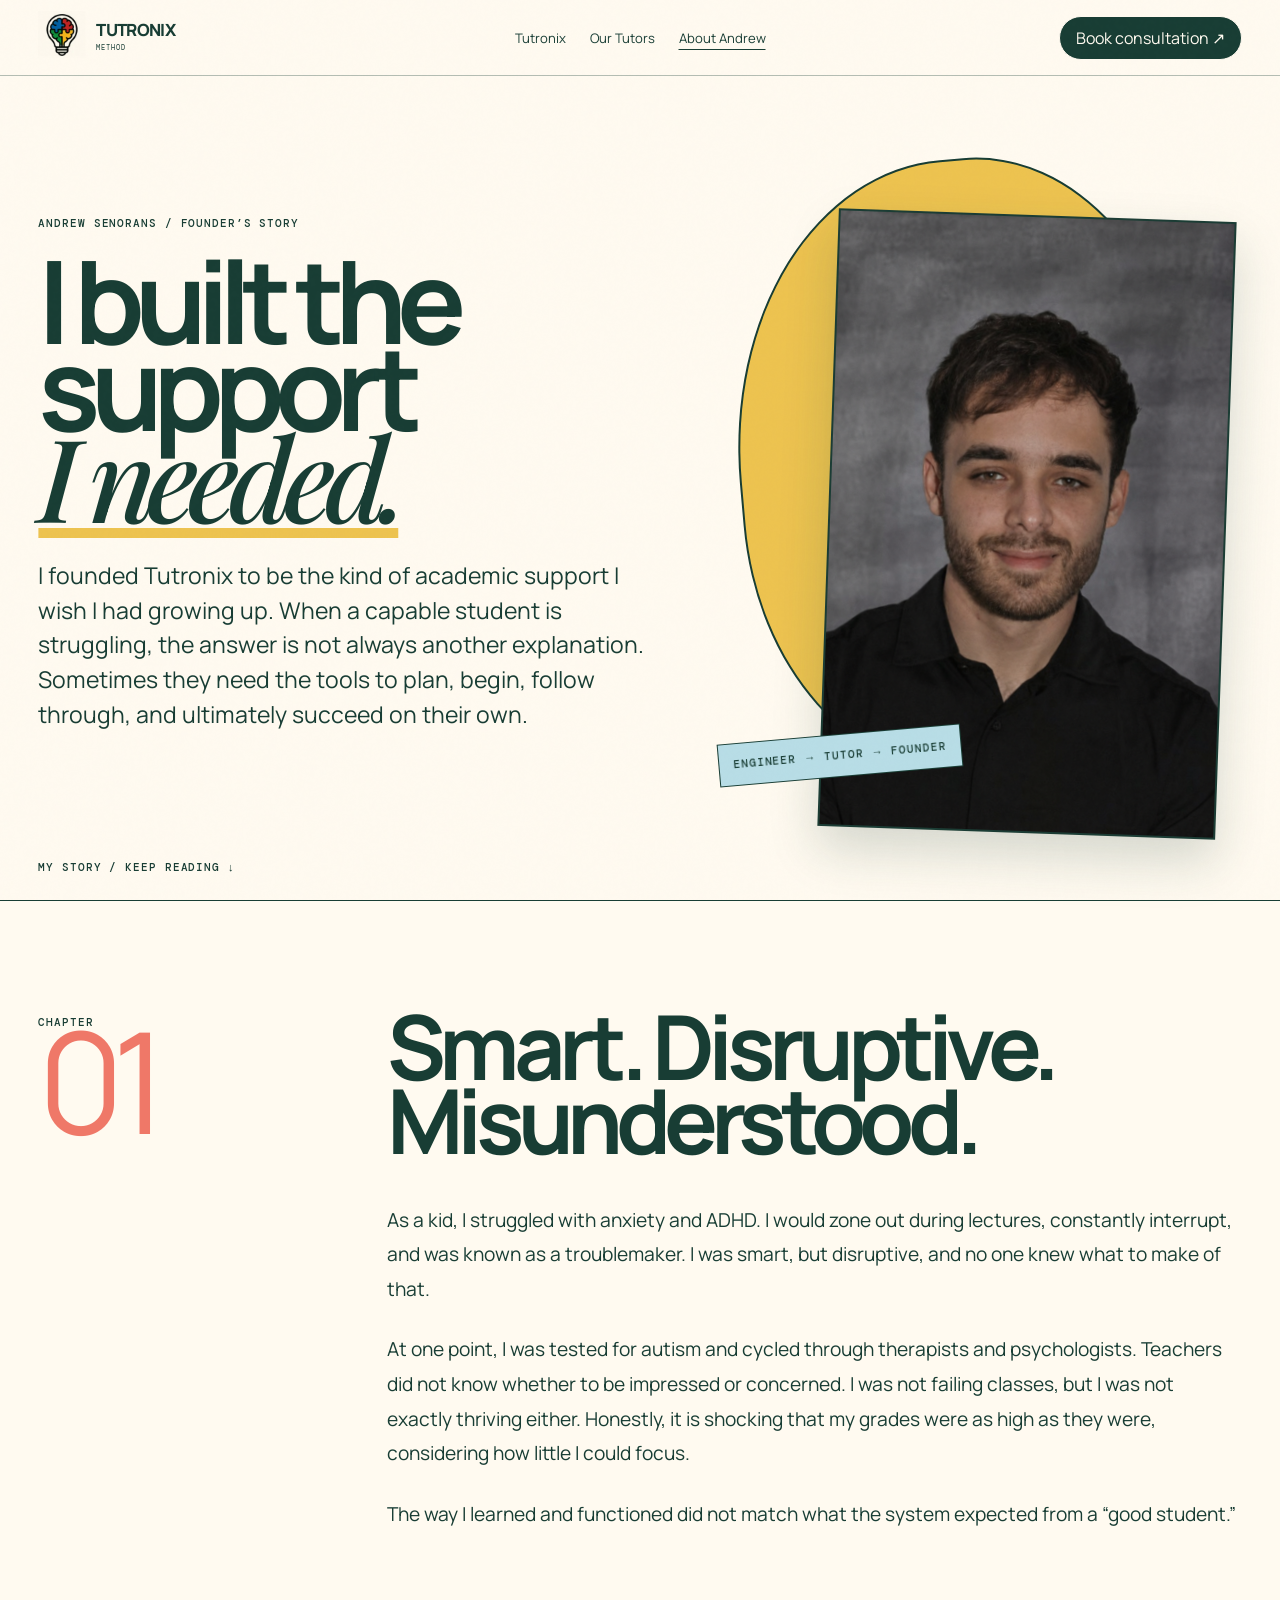
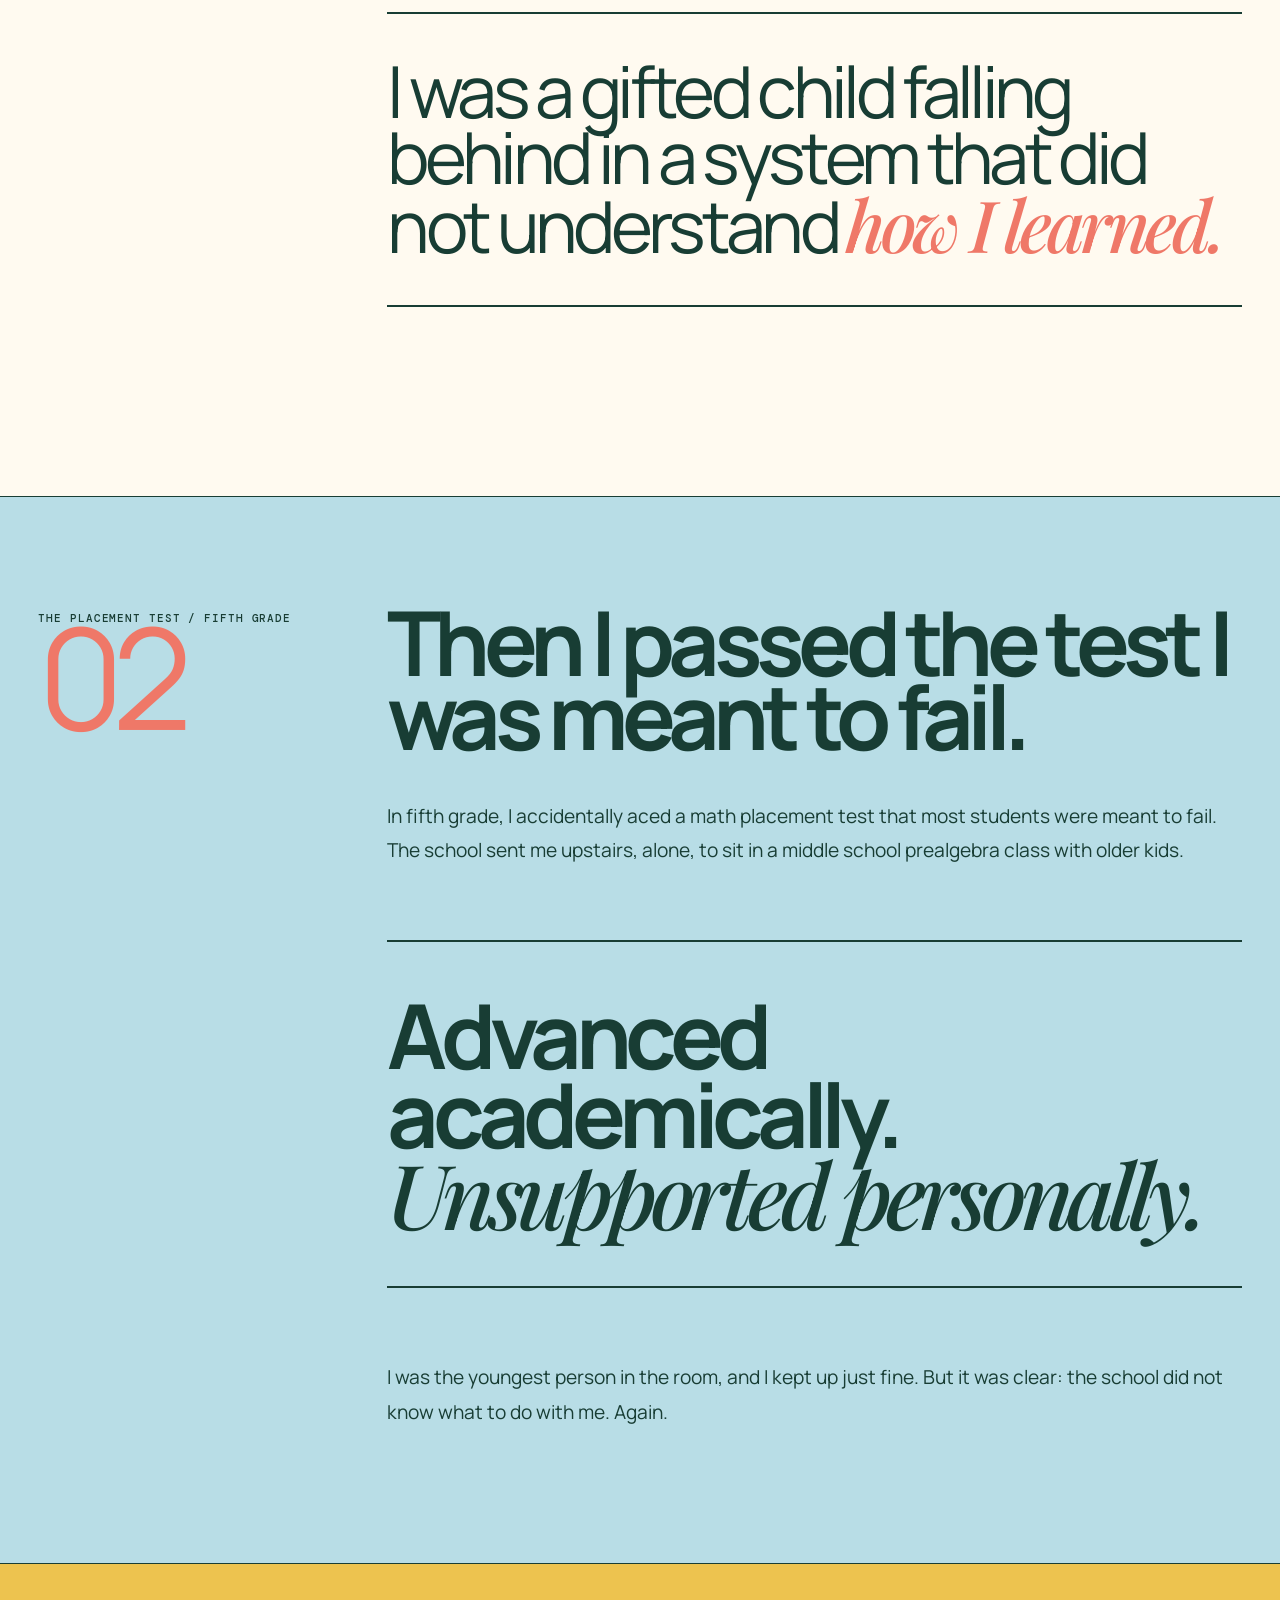
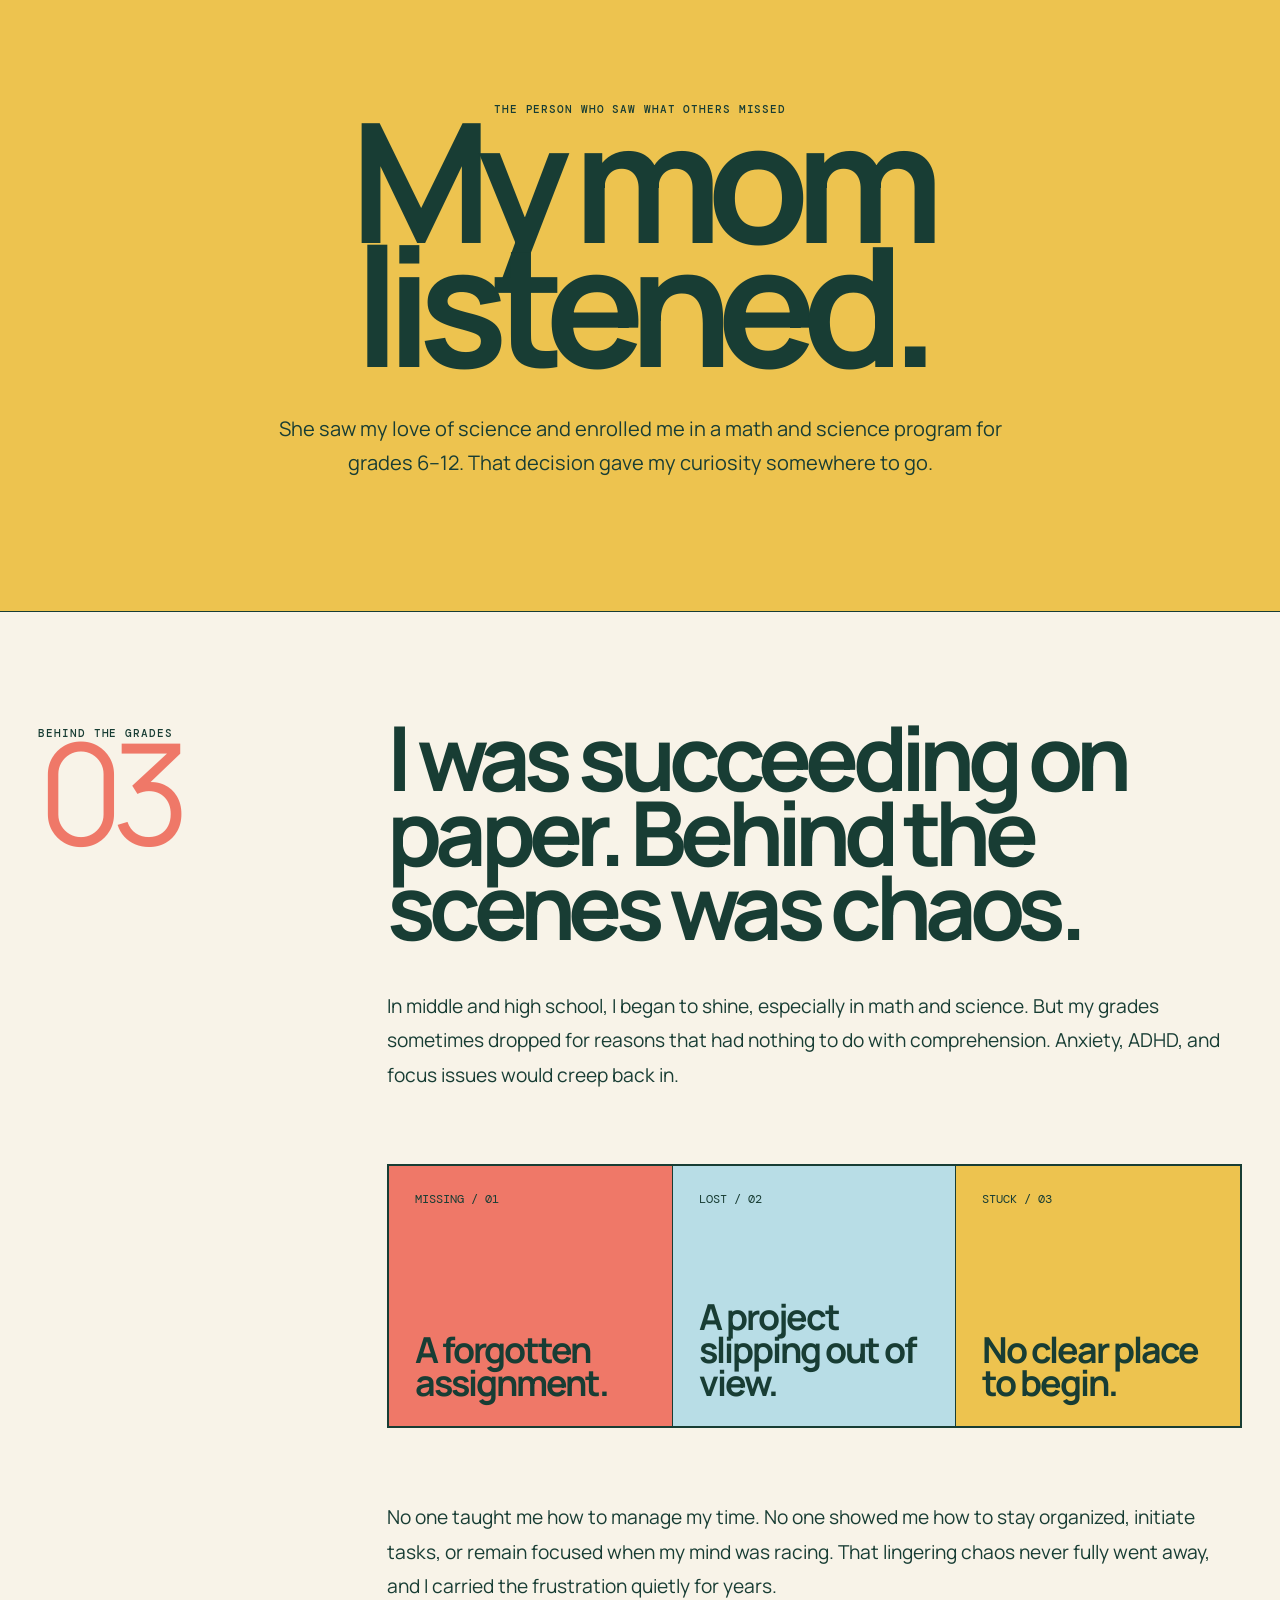
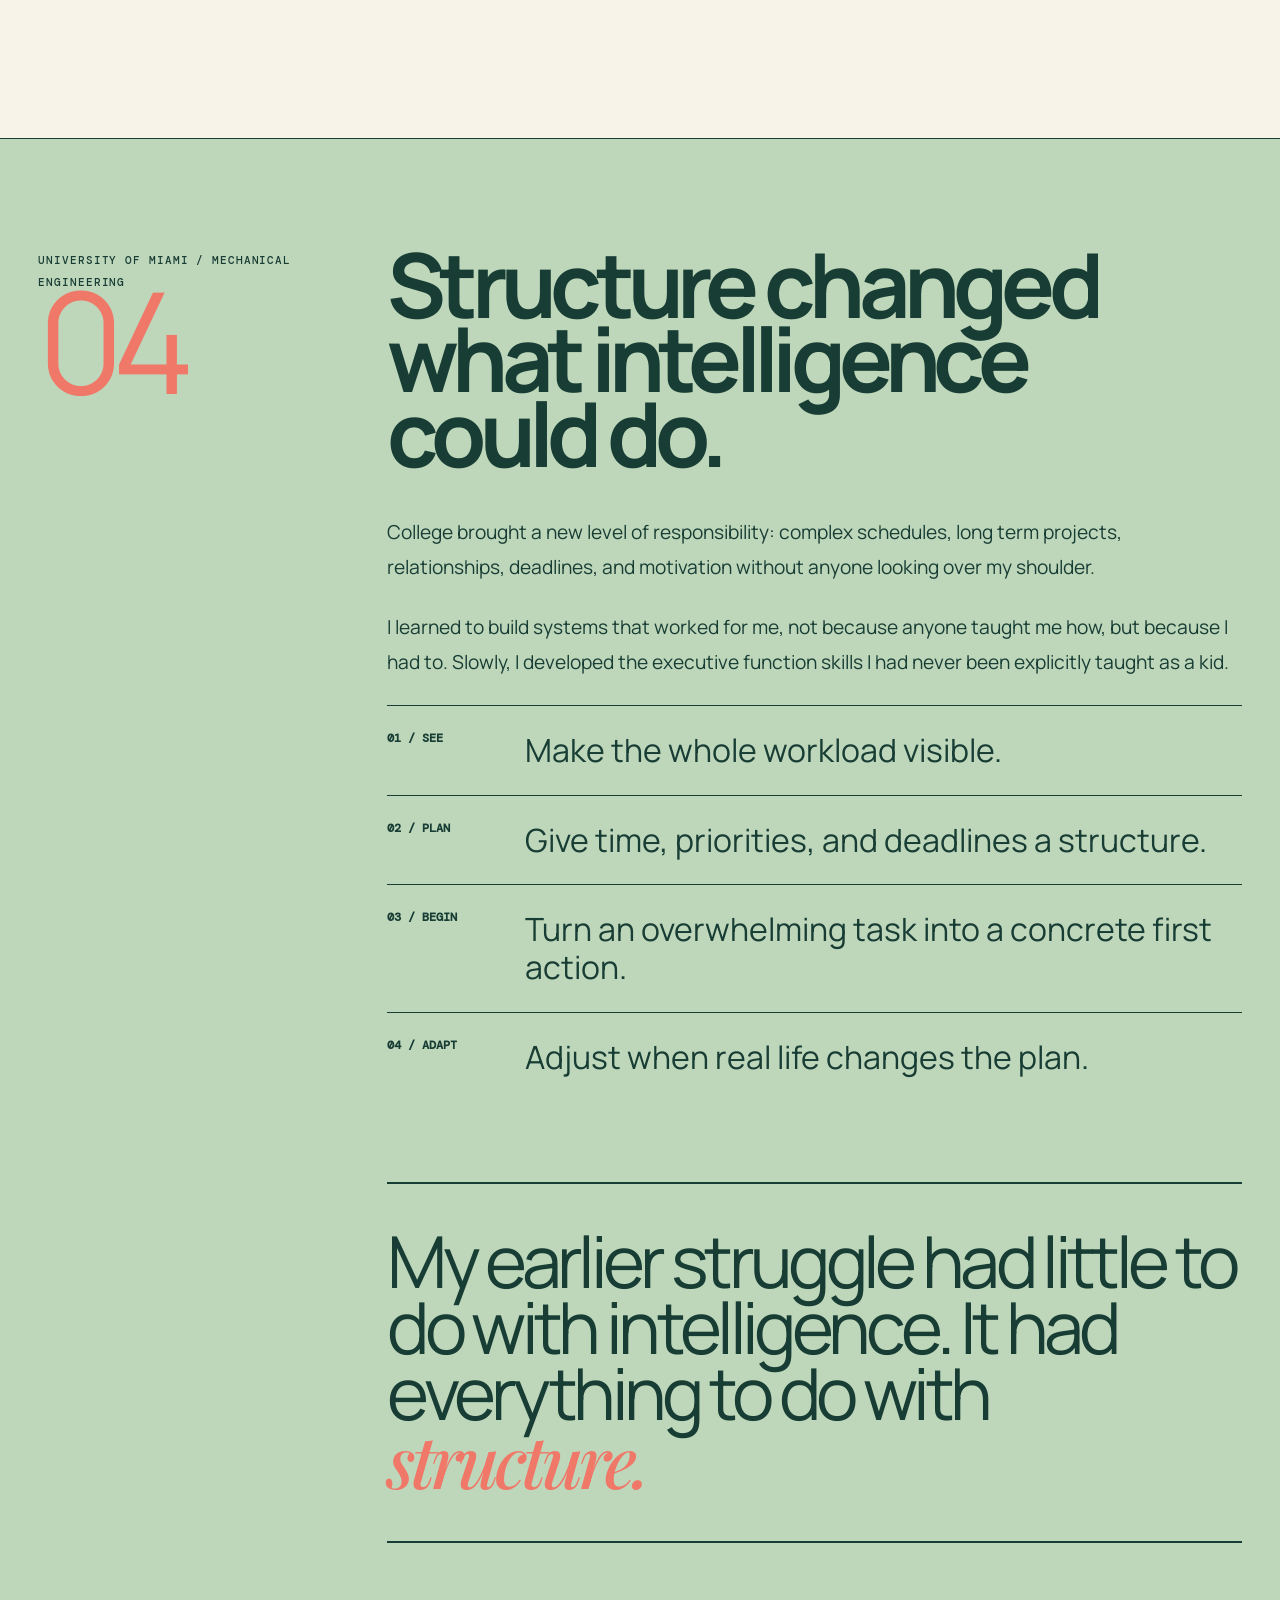
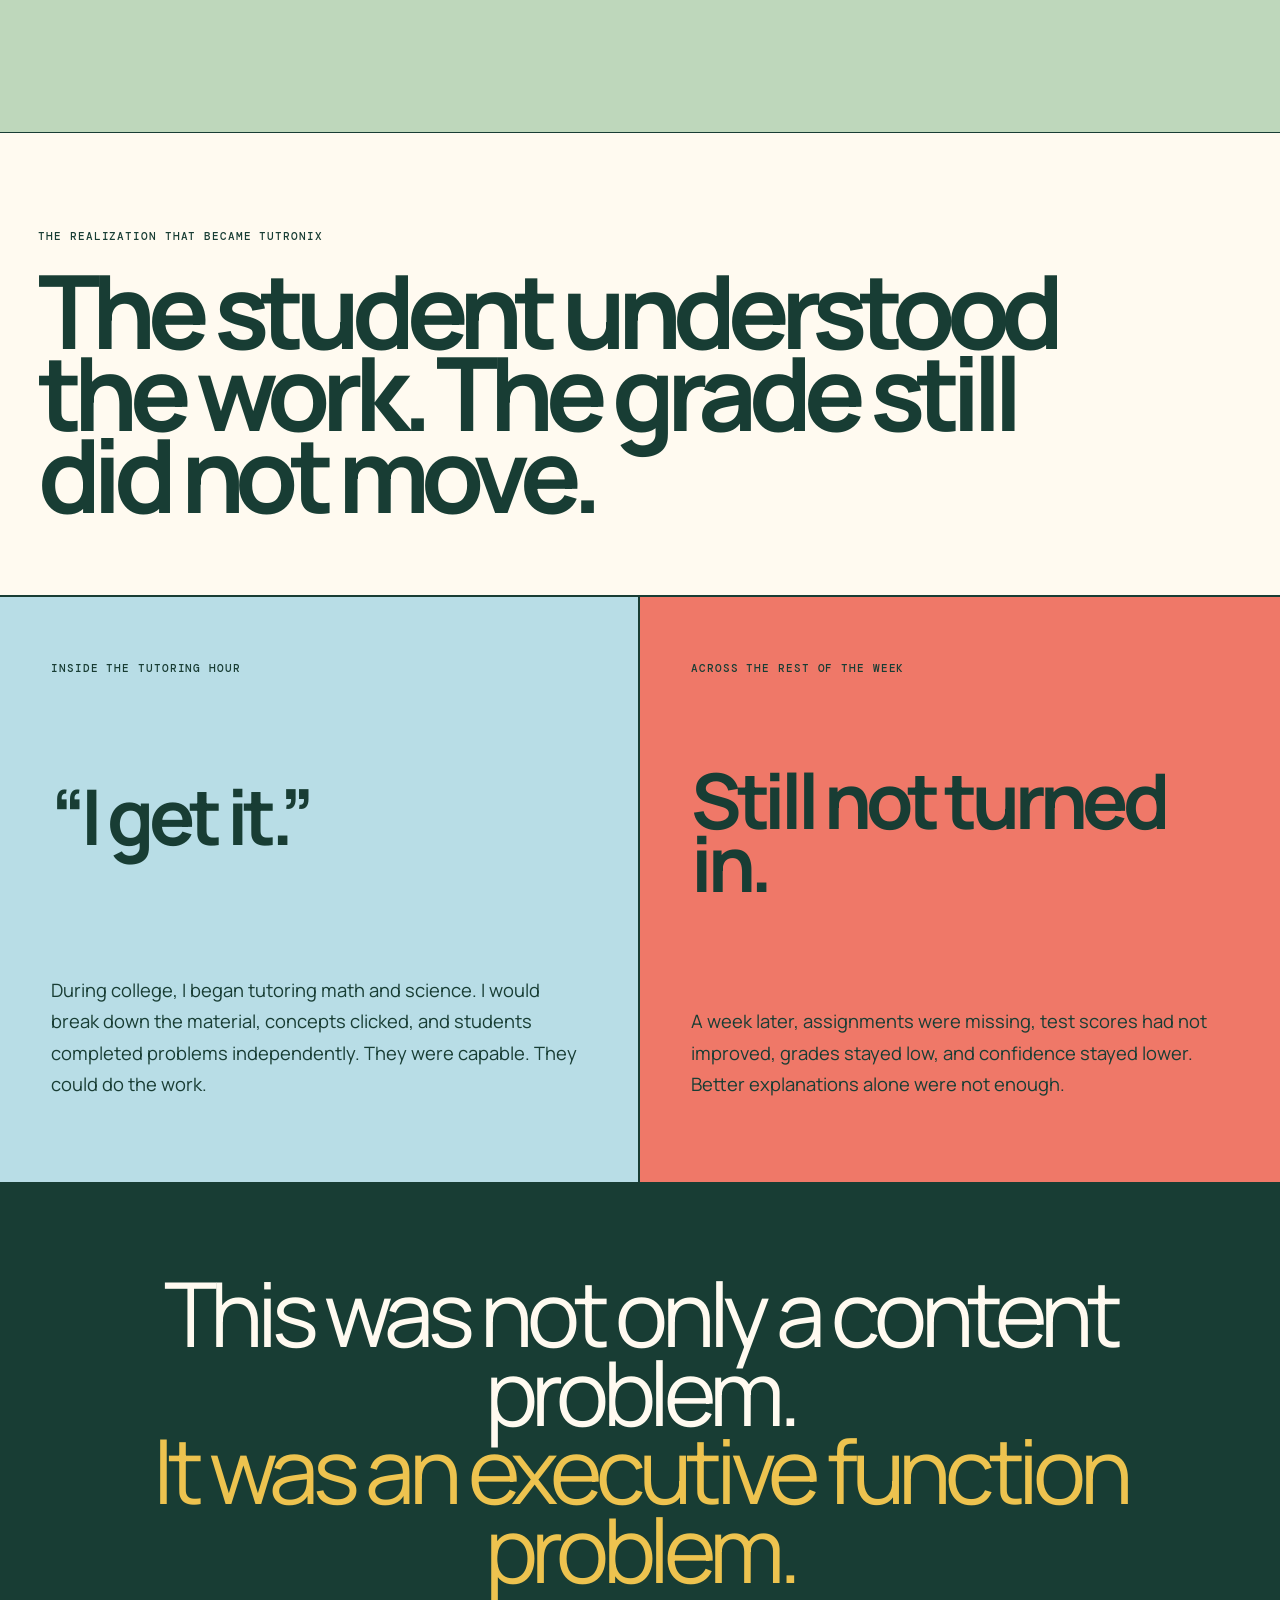
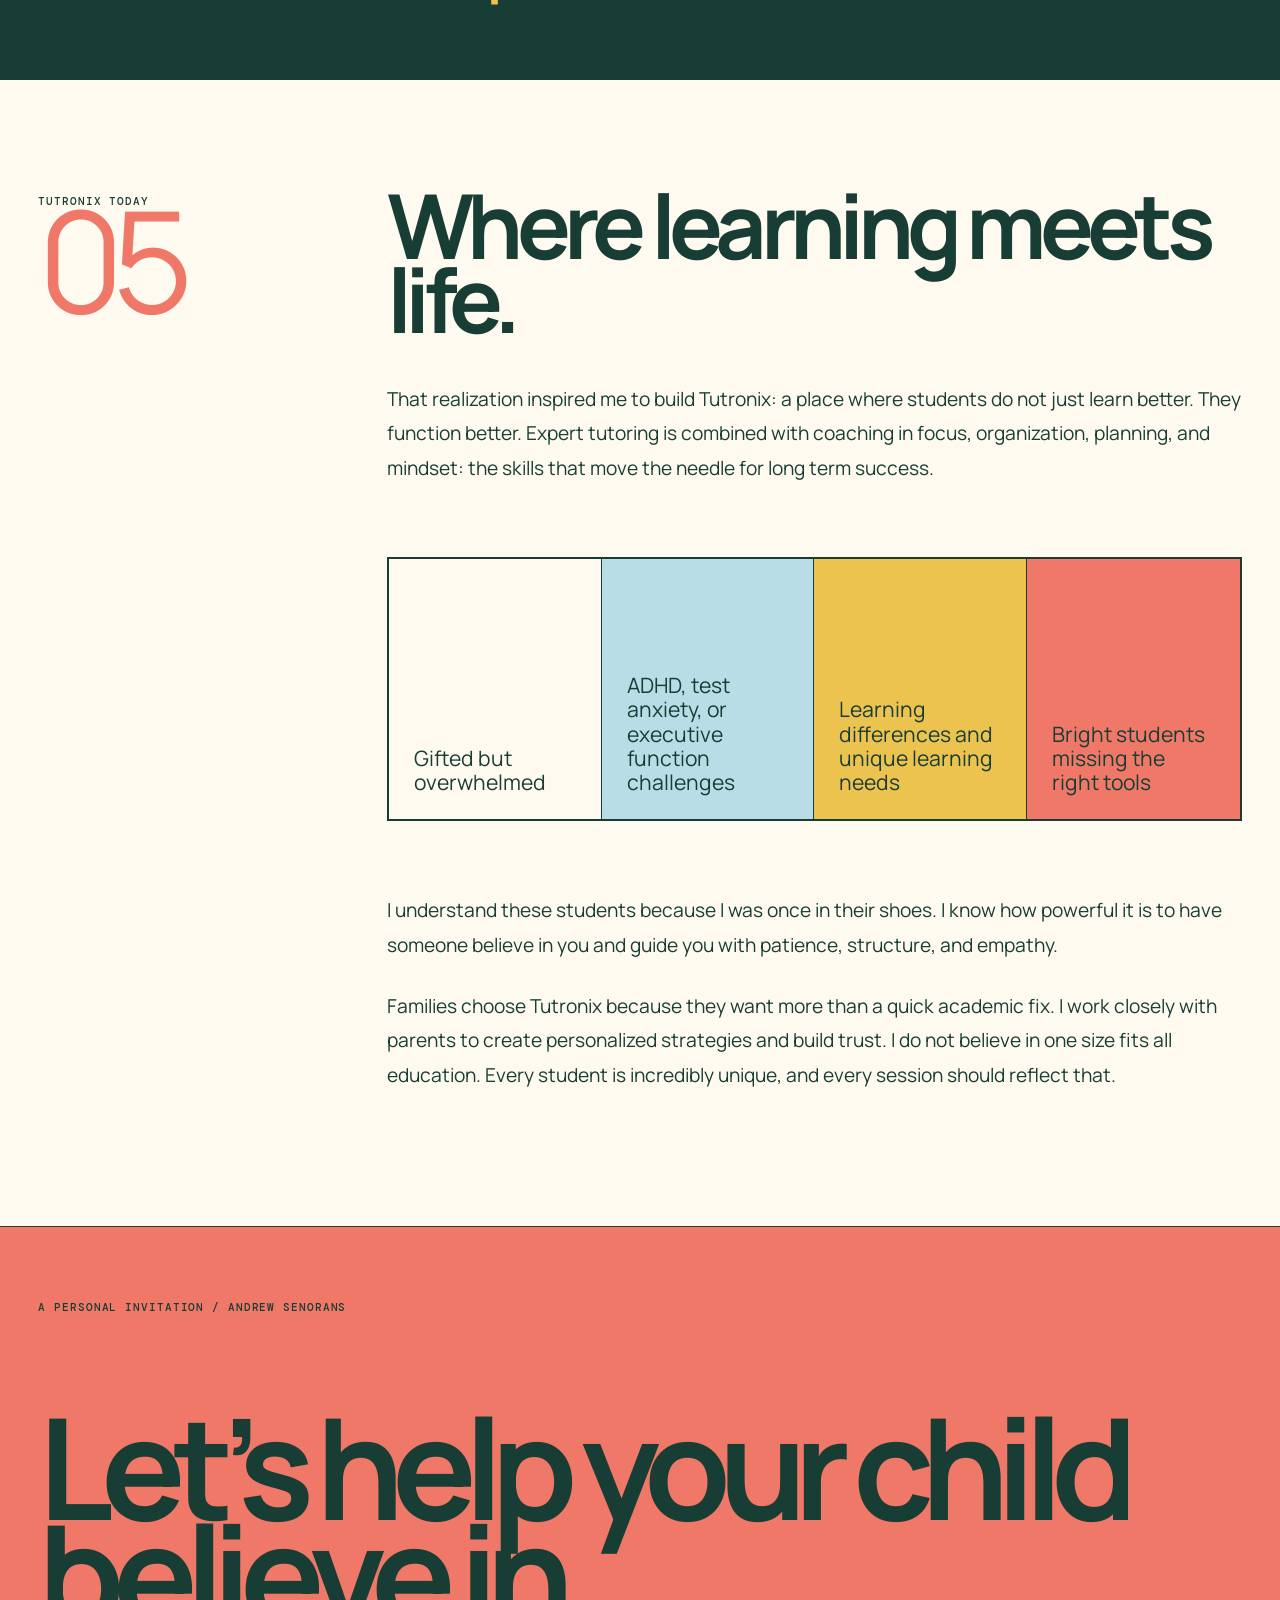
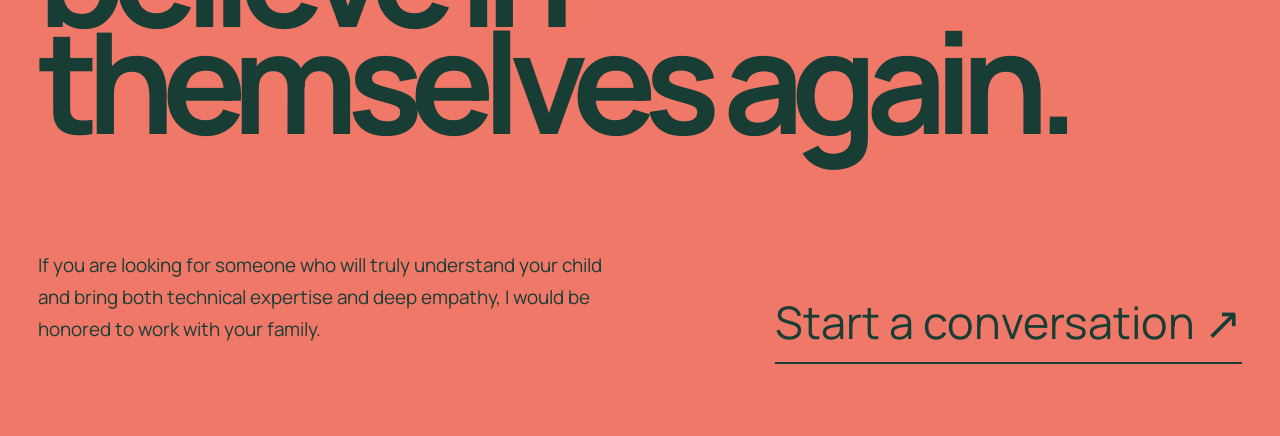
<file: about.html>
<!DOCTYPE html>
<html lang="en">
<head>
  <meta charset="UTF-8"><meta name="viewport" content="width=device-width,initial-scale=1">
  <title>Andrew’s Story | Tutronix Method</title>
  <meta name="description" content="Andrew Senorans founded Tutronix to combine expert tutoring with the executive function support he wished he had growing up.">
  <link rel="preconnect" href="https://fonts.googleapis.com"><link rel="preconnect" href="https://fonts.gstatic.com" crossorigin><link href="https://fonts.googleapis.com/css2?family=DM+Mono:wght@300;400;500&family=Manrope:wght@400;500;600;700;800&family=Playfair+Display:ital,wght@1,500&display=swap" rel="stylesheet">
  <style>
    :root{--cream:#fffaf0;--paper:#f8f3e8;--ink:#183d34;--coral:#ef7868;--blue:#b8dde6;--yellow:#edc34f;--mint:#bed7bb;--line:rgba(24,61,52,.32)}*{box-sizing:border-box}html{scroll-behavior:smooth}body{margin:0;background:var(--cream);color:var(--ink);font-family:Manrope,Arial,sans-serif}body:after{content:"";position:fixed;inset:0;pointer-events:none;z-index:100;opacity:.09;background-image:url("data:image/svg+xml,%3Csvg viewBox='0 0 180 180' xmlns='http://www.w3.org/2000/svg'%3E%3Cfilter id='n'%3E%3CfeTurbulence type='fractalNoise' baseFrequency='.9' numOctaves='3' stitchTiles='stitch'/%3E%3C/filter%3E%3Crect width='100%25' height='100%25' filter='url(%23n)' opacity='.16'/%3E%3C/svg%3E")}a{color:inherit;text-decoration:none}.mono{font:500 max(.7rem,11px)/1.5 "DM Mono";letter-spacing:.08em;text-transform:uppercase}nav{height:76px;display:grid;grid-template-columns:1fr auto 1fr;align-items:center;padding:0 3vw;border-bottom:1px solid var(--line);position:absolute;width:100%;z-index:20}.brand{font-weight:800;font-size:1.05rem;letter-spacing:-.04em;display:flex;align-items:center;gap:10px}.brand img{width:48px;height:48px;object-fit:contain;mix-blend-mode:multiply}.brand-word{line-height:.84}.brand small{font:400 .46rem "DM Mono";display:block;letter-spacing:.12em;margin-top:5px}.nav-back{display:flex;gap:24px;font-size:.82rem}.nav-cta{justify-self:end;border:1px solid;border-radius:100px;padding:10px 16px;background:var(--ink);color:var(--cream)}
    .hero{min-height:100svh;padding:115px 3vw 4vw;display:grid;grid-template-columns:1.08fr .92fr;gap:5vw;align-items:center;position:relative}.hero h1{font-size:clamp(4.8rem,9vw,10rem);letter-spacing:-.085em;line-height:.76;margin:25px 0 35px}.hero h1 em{font-family:"Playfair Display";font-weight:500;color:var(--coral)}.hero-lead{font-size:clamp(1.15rem,1.8vw,1.65rem);line-height:1.5;max-width:720px}.hero-photo{position:relative;height:78vh;max-height:760px}.hero-photo:before{content:"";position:absolute;width:86%;height:86%;left:4%;top:4%;background:var(--yellow);border:2px solid;border-radius:50% 45% 52% 43%;transform:rotate(-5deg)}.hero-photo img{position:absolute;width:76%;height:88%;right:3%;bottom:0;object-fit:cover;object-position:center 28%;border:2px solid;box-shadow:0 22px 46px rgba(24,61,52,.18);transform:rotate(2deg) translateZ(0);backface-visibility:hidden;outline:1px solid transparent;filter:saturate(.88)}.photo-note{position:absolute;z-index:2;left:0;bottom:8%;background:var(--blue);border:1px solid;padding:12px 14px;transform:rotate(-5deg)}.scroll-note{position:absolute;bottom:24px;left:3vw}
    .chapter{padding:12vh 3vw;border-top:1px solid}.chapter-grid{display:grid;grid-template-columns:.5fr 1.5fr;gap:8vw}.chapter-mark{position:sticky;top:30px;align-self:start}.chapter-number{font-size:clamp(5rem,11vw,11rem);line-height:.7;letter-spacing:-.09em;color:var(--coral);display:block}.prose{max-width:900px}.prose h2{font-size:clamp(3.5rem,7vw,7.5rem);line-height:.83;letter-spacing:-.075em;margin:0 0 45px}.prose p{font-size:clamp(1.05rem,1.5vw,1.3rem);line-height:1.8;margin:0 0 26px}.pull{font-size:clamp(2.6rem,5.6vw,6rem);line-height:.92;letter-spacing:-.065em;margin:9vh 0;padding:5vh 0;border-top:2px solid;border-bottom:2px solid}.pull em{font-family:"Playfair Display";font-weight:500;color:var(--coral)}
    .placement{background:var(--blue)}.placement-truth{margin:8vh 0;padding:6vh 0;border-top:2px solid;border-bottom:2px solid;font-size:clamp(3.2rem,7vw,7.5rem);line-height:.88;letter-spacing:-.07em;font-weight:700}.placement-truth em{display:block;font-family:"Playfair Display";font-weight:500;color:var(--ink)}.mother{background:var(--yellow);min-height:72vh;display:grid;place-items:center;text-align:center;padding:10vh 5vw;border-top:1px solid}.mother h2{font-size:clamp(5rem,13vw,14rem);line-height:.75;letter-spacing:-.09em;margin:0}.mother p{font-size:1.25rem;max-width:760px;line-height:1.7;margin:45px auto 0}
    .behind{background:var(--paper)}.chaos-board{display:grid;grid-template-columns:repeat(3,minmax(0,1fr));border:2px solid;margin:8vh 0;overflow:hidden}.chaos-card{min-width:0;min-height:260px;padding:26px;border-right:1px solid;display:flex;flex-direction:column;justify-content:space-between}.chaos-card:last-child{border-right:0}.chaos-card:nth-child(1){background:var(--coral)}.chaos-card:nth-child(2){background:var(--blue)}.chaos-card:nth-child(3){background:var(--yellow)}.chaos-card strong{font-size:clamp(2.1rem,2.8vw,2.65rem);line-height:.92;letter-spacing:-.055em;overflow-wrap:normal;word-break:normal;hyphens:none}.chaos-card span{font-family:"DM Mono";font-size:.72rem}.systems{background:var(--mint)}.system-line{display:grid;grid-template-columns:110px 1fr;gap:28px;border-top:1px solid;padding:25px 0}.system-line b{font-family:"DM Mono";font-size:.72rem}.system-line span{font-size:clamp(1.4rem,2.5vw,2.5rem);line-height:1.2}
    .realization{padding:0;border-top:1px solid}.realize-head{padding:10vh 3vw 6vh}.realize-head h2{font-size:clamp(4rem,8vw,8rem);line-height:.8;letter-spacing:-.08em;max-width:1100px;margin:25px 0}.split{display:grid;grid-template-columns:1fr 1fr;border-top:2px solid;border-bottom:2px solid}.split article{min-height:65vh;padding:7vh 4vw;display:flex;flex-direction:column;justify-content:space-between}.split article:first-child{background:var(--blue);border-right:2px solid}.split article:last-child{background:var(--coral)}.split h3{font-size:clamp(3rem,6vw,6.5rem);line-height:.82;letter-spacing:-.07em;margin:0}.split p{font-size:1.15rem;line-height:1.7;max-width:550px}.equation{background:var(--ink);color:var(--cream);padding:10vh 3vw;text-align:center}.equation p{font-size:clamp(3rem,7vw,7rem);line-height:.88;letter-spacing:-.07em;margin:0}.equation span{color:var(--yellow)}.today{background:var(--cream)}.student-list{display:grid;grid-template-columns:repeat(4,1fr);border:2px solid;margin:8vh 0}.student-list div{min-height:260px;padding:25px;border-right:1px solid;font-size:clamp(1.25rem,1.65vw,1.75rem);line-height:1.15;display:flex;align-items:flex-end}.student-list div:last-child{border:0}.student-list div:nth-child(2){background:var(--blue)}.student-list div:nth-child(3){background:var(--yellow)}.student-list div:nth-child(4){background:var(--coral)}
    .final{min-height:90vh;background:var(--coral);padding:8vh 3vw;display:flex;flex-direction:column;justify-content:space-between;border-top:1px solid}.final h2{font-size:clamp(4.8rem,11vw,12rem);line-height:.76;letter-spacing:-.09em;margin:0}.final-bottom{display:grid;grid-template-columns:1fr 1fr;gap:5vw;align-items:end}.final p{max-width:620px;font-size:1.18rem;line-height:1.7}.final a{justify-self:end;font-size:clamp(1.6rem,3.5vw,3.5rem);border-bottom:2px solid;padding-bottom:10px}.reveal{opacity:0;transform:translateY(35px);transition:.8s}.reveal.on{opacity:1;transform:none}@media(max-width:1100px){.chaos-board{grid-template-columns:1fr}.chaos-card{border-right:0;border-bottom:1px solid}.chaos-card:last-child{border-bottom:0}}@media(max-width:820px){nav{grid-template-columns:1fr auto}.nav-back{display:none}.hero{grid-template-columns:1fr;padding-top:100px}.hero-photo{height:640px}.chapter-grid{grid-template-columns:1fr}.chapter-mark{position:static}.chapter-number{font-size:6rem}.student-list{grid-template-columns:1fr}.student-list div{border-right:0;border-bottom:1px solid}.split{grid-template-columns:1fr}.split article:first-child{border-right:0;border-bottom:2px solid}.final-bottom{grid-template-columns:1fr}.final a{justify-self:start}.hero h1{font-size:18vw}}@media(prefers-reduced-motion:reduce){*{animation:none!important;transition:none!important}.reveal{opacity:1;transform:none}}
    .hero h1 em{display:inline-block;color:var(--ink);background:none;padding-right:.06em;text-decoration:underline;text-decoration-color:var(--yellow);text-decoration-thickness:.09em;text-underline-offset:.04em;text-decoration-skip-ink:none}
    @media(max-width:600px){
      body{font-size:16px}nav{position:fixed;height:64px;padding:0 12px;background:rgba(255,250,240,.94);backdrop-filter:blur(10px)}.brand{gap:7px;font-size:.92rem}.brand img{width:42px;height:42px}.brand small{font-size:9px}.nav-cta{font-size:.79rem;padding:9px 12px;white-space:nowrap}
      .hero{min-height:auto;padding:102px 12px 72px;gap:42px}.hero h1{font-size:clamp(4rem,17.5vw,4.8rem);line-height:.79;margin:22px 0 28px}.hero-lead{font-size:1.03rem;line-height:1.6}.hero-photo{height:430px;margin:0 10px}.hero-photo:before{width:88%;height:84%;left:1%;top:5%;border-radius:48% 52% 46% 54%;transform:rotate(-3deg)}.hero-photo img{width:84%;height:400px;right:2%;bottom:8px;object-position:center 18%;box-shadow:0 14px 30px rgba(24,61,52,.17);transform:rotate(1deg) translateZ(0)}.photo-note{left:-7px;bottom:5%;padding:9px 10px;transform:rotate(-3deg)}.scroll-note{display:none}
      .chapter{padding:72px 12px}.chapter-grid{gap:28px}.chapter-number{font-size:4.5rem}.prose h2{font-size:clamp(3.2rem,14vw,4rem);line-height:.86;margin-bottom:32px}.prose p{font-size:1rem;line-height:1.7;margin-bottom:22px}.pull{font-size:clamp(2.5rem,11.5vw,3.25rem);line-height:.96;margin:55px 0;padding:36px 0}.placement-truth{font-size:clamp(2.8rem,12vw,3.5rem);margin:50px 0;padding:38px 0}.mother{min-height:58vh;padding:75px 12px}.mother h2{font-size:clamp(4.5rem,20vw,5.8rem)}.mother p{font-size:1.05rem;margin-top:32px}.chaos-board,.student-list{margin:48px 0}.chaos-card{min-height:190px;padding:22px}.student-list div{min-height:145px;padding:20px}.system-line{grid-template-columns:1fr;gap:10px;padding:22px 0}.system-line span{font-size:1.45rem}.realize-head{padding:72px 12px 45px}.realize-head h2{font-size:clamp(3.5rem,15vw,4.25rem)}.split article{min-height:480px;padding:58px 12px}.split h3{font-size:3.5rem}.split p{font-size:1rem}.equation{padding:72px 12px}.equation p{font-size:3.35rem}.final{min-height:72svh;padding:55px 12px}.final h2{font-size:clamp(4rem,17vw,5rem);margin:42px 0}.final p{font-size:1rem}.final a{font-size:1.65rem}
    }
  </style>
<link rel="stylesheet" href="assets/responsive.css">
</head>
<body class="page-about">
  <nav class="site-nav" aria-label="Main"><a href="index.html" class="brand" aria-label="Tutronix Method home"><picture><source srcset="assets/tutors/tutronix-logo.webp" type="image/webp"><img src="assets/tutors/tutronix-logo.png" alt="" width="48" height="48"></picture><span class="brand-word">TUTRONIX<small>METHOD</small></span></a><div class="nav-mid" id="site-menu"><a href="index.html">Tutronix</a><a href="experts.html">Our Tutors</a><a href="about.html">About Andrew</a></div><div class="nav-actions"><a class="nav-cta" href="index.html#consultation"><span class="cta-long">Book consultation</span><span class="cta-short">Book</span> ↗︎</a><button class="nav-toggle" type="button" aria-expanded="false" aria-controls="site-menu" aria-label="Open menu"><span></span></button></div></nav>
  <main>
    <section class="hero"><div><span class="mono">Andrew Senorans / Founder’s story</span><h1>I built the support <em>I needed.</em></h1><p class="hero-lead">I founded Tutronix to be the kind of academic support I wish I had growing up. When a capable student is struggling, the answer is not always another explanation. Sometimes they need the tools to plan, begin, follow through, and ultimately succeed on their own.</p></div><div class="hero-photo"><img src="andrew-portrait-new.png" alt="Andrew Senorans, founder of Tutronix Method"><span class="photo-note mono">Engineer →︎ Tutor →︎ Founder</span></div><span class="scroll-note mono">My story / Keep reading ↓︎</span></section>
    <section class="chapter"><div class="chapter-grid"><aside class="chapter-mark"><span class="mono">Chapter</span><span class="chapter-number">01</span></aside><div class="prose reveal"><h2>Smart. Disruptive. Misunderstood.</h2><p>As a kid, I struggled with anxiety and ADHD. I would zone out during lectures, constantly interrupt, and was known as a troublemaker. I was smart, but disruptive, and no one knew what to make of that.</p><p>At one point, I was tested for autism and cycled through therapists and psychologists. Teachers did not know whether to be impressed or concerned. I was not failing classes, but I was not exactly thriving either. Honestly, it is shocking that my grades were as high as they were, considering how little I could focus.</p><p>The way I learned and functioned did not match what the system expected from a “good student.”</p><blockquote class="pull">I was a gifted child falling behind in a system that did not understand <em>how I learned.</em></blockquote></div></div></section>
    <section class="chapter placement"><div class="chapter-grid"><aside class="chapter-mark"><span class="mono">The placement test / Fifth grade</span><span class="chapter-number">02</span></aside><div class="prose reveal"><h2>Then I passed the test I was meant to fail.</h2><p>In fifth grade, I accidentally aced a math placement test that most students were meant to fail. The school sent me upstairs, alone, to sit in a middle school prealgebra class with older kids.</p><blockquote class="placement-truth">Advanced academically.<em>Unsupported personally.</em></blockquote><p>I was the youngest person in the room, and I kept up just fine. But it was clear: the school did not know what to do with me. Again.</p></div></div></section>
    <section class="mother"><div class="reveal"><span class="mono">The person who saw what others missed</span><h2>My mom<br>listened.</h2><p>She saw my love of science and enrolled me in a math and science program for grades 6–12. That decision gave my curiosity somewhere to go.</p></div></section>
    <section class="chapter behind"><div class="chapter-grid"><aside class="chapter-mark"><span class="mono">Behind the grades</span><span class="chapter-number">03</span></aside><div class="prose reveal"><h2>I was succeeding on paper. Behind the scenes was chaos.</h2><p>In middle and high school, I began to shine, especially in math and science. But my grades sometimes dropped for reasons that had nothing to do with comprehension. Anxiety, ADHD, and focus issues would creep back in.</p><div class="chaos-board"><div class="chaos-card"><span>MISSING / 01</span><strong>A forgotten assignment.</strong></div><div class="chaos-card"><span>LOST / 02</span><strong>A project slipping out of view.</strong></div><div class="chaos-card"><span>STUCK / 03</span><strong>No clear place to begin.</strong></div></div><p>No one taught me how to manage my time. No one showed me how to stay organized, initiate tasks, or remain focused when my mind was racing. That lingering chaos never fully went away, and I carried the frustration quietly for years.</p></div></div></section>
    <section class="chapter systems"><div class="chapter-grid"><aside class="chapter-mark"><span class="mono">University of Miami / Mechanical engineering</span><span class="chapter-number">04</span></aside><div class="prose reveal"><h2>Structure changed what intelligence could do.</h2><p>College brought a new level of responsibility: complex schedules, long term projects, relationships, deadlines, and motivation without anyone looking over my shoulder.</p><p>I learned to build systems that worked for me, not because anyone taught me how, but because I had to. Slowly, I developed the executive function skills I had never been explicitly taught as a kid.</p><div class="system-line"><b>01 / SEE</b><span>Make the whole workload visible.</span></div><div class="system-line"><b>02 / PLAN</b><span>Give time, priorities, and deadlines a structure.</span></div><div class="system-line"><b>03 / BEGIN</b><span>Turn an overwhelming task into a concrete first action.</span></div><div class="system-line"><b>04 / ADAPT</b><span>Adjust when real life changes the plan.</span></div><blockquote class="pull">My earlier struggle had little to do with intelligence. It had everything to do with <em>structure.</em></blockquote></div></div></section>
    <section class="realization"><div class="realize-head reveal"><span class="mono">The realization that became Tutronix</span><h2>The student understood the work. The grade still did not move.</h2></div><div class="split"><article><span class="mono">Inside the tutoring hour</span><h3>“I get it.”</h3><p>During college, I began tutoring math and science. I would break down the material, concepts clicked, and students completed problems independently. They were capable. They could do the work.</p></article><article><span class="mono">Across the rest of the week</span><h3>Still not turned in.</h3><p>A week later, assignments were missing, test scores had not improved, grades stayed low, and confidence stayed lower. Better explanations alone were not enough.</p></article></div><div class="equation"><p>This was not only a content problem.<br><span>It was an executive function problem.</span></p></div></section>
    <section class="chapter today"><div class="chapter-grid"><aside class="chapter-mark"><span class="mono">Tutronix today</span><span class="chapter-number">05</span></aside><div class="prose reveal"><h2>Where learning meets life.</h2><p>That realization inspired me to build Tutronix: a place where students do not just learn better. They function better. Expert tutoring is combined with coaching in focus, organization, planning, and mindset: the skills that move the needle for long term success.</p><div class="student-list"><div>Gifted but overwhelmed</div><div>ADHD, test anxiety, or executive function challenges</div><div>Learning differences and unique learning needs</div><div>Bright students missing the right tools</div></div><p>I understand these students because I was once in their shoes. I know how powerful it is to have someone believe in you and guide you with patience, structure, and empathy.</p><p>Families choose Tutronix because they want more than a quick academic fix. I work closely with parents to create personalized strategies and build trust. I do not believe in one size fits all education. Every student is incredibly unique, and every session should reflect that.</p></div></div></section>
    <section class="final"><div class="mono">A personal invitation / Andrew Senorans</div><h2>Let’s help your child believe in themselves again.</h2><div class="final-bottom"><p>If you are looking for someone who will truly understand your child and bring both technical expertise and deep empathy, I would be honored to work with your family.</p><a href="index.html#consultation">Start a conversation ↗︎</a></div></section>
  </main>
  <script>const observer=new IntersectionObserver(entries=>entries.forEach(e=>e.isIntersecting&&e.target.classList.add('on')),{threshold:.12});document.querySelectorAll('.reveal').forEach(el=>observer.observe(el));</script>
<script src="assets/navigation.js" defer></script>
</body>
</html>
</file>
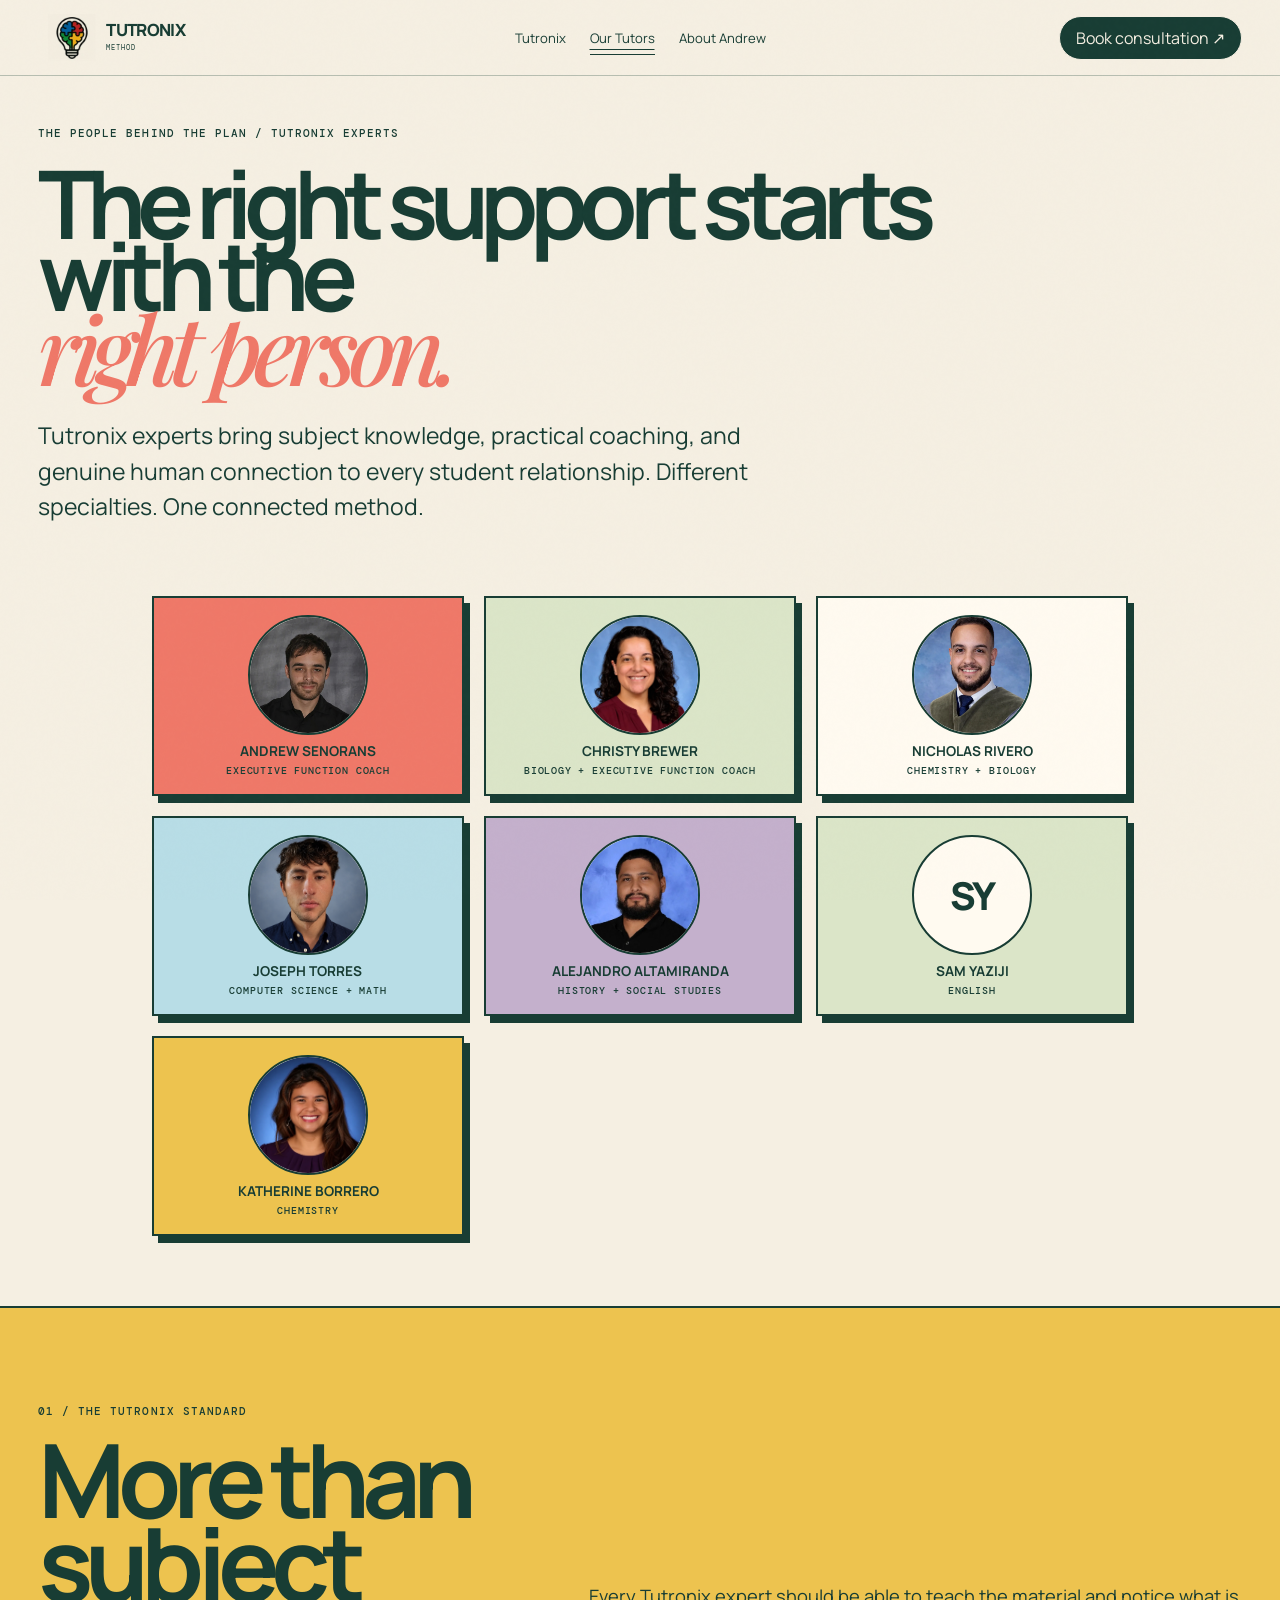
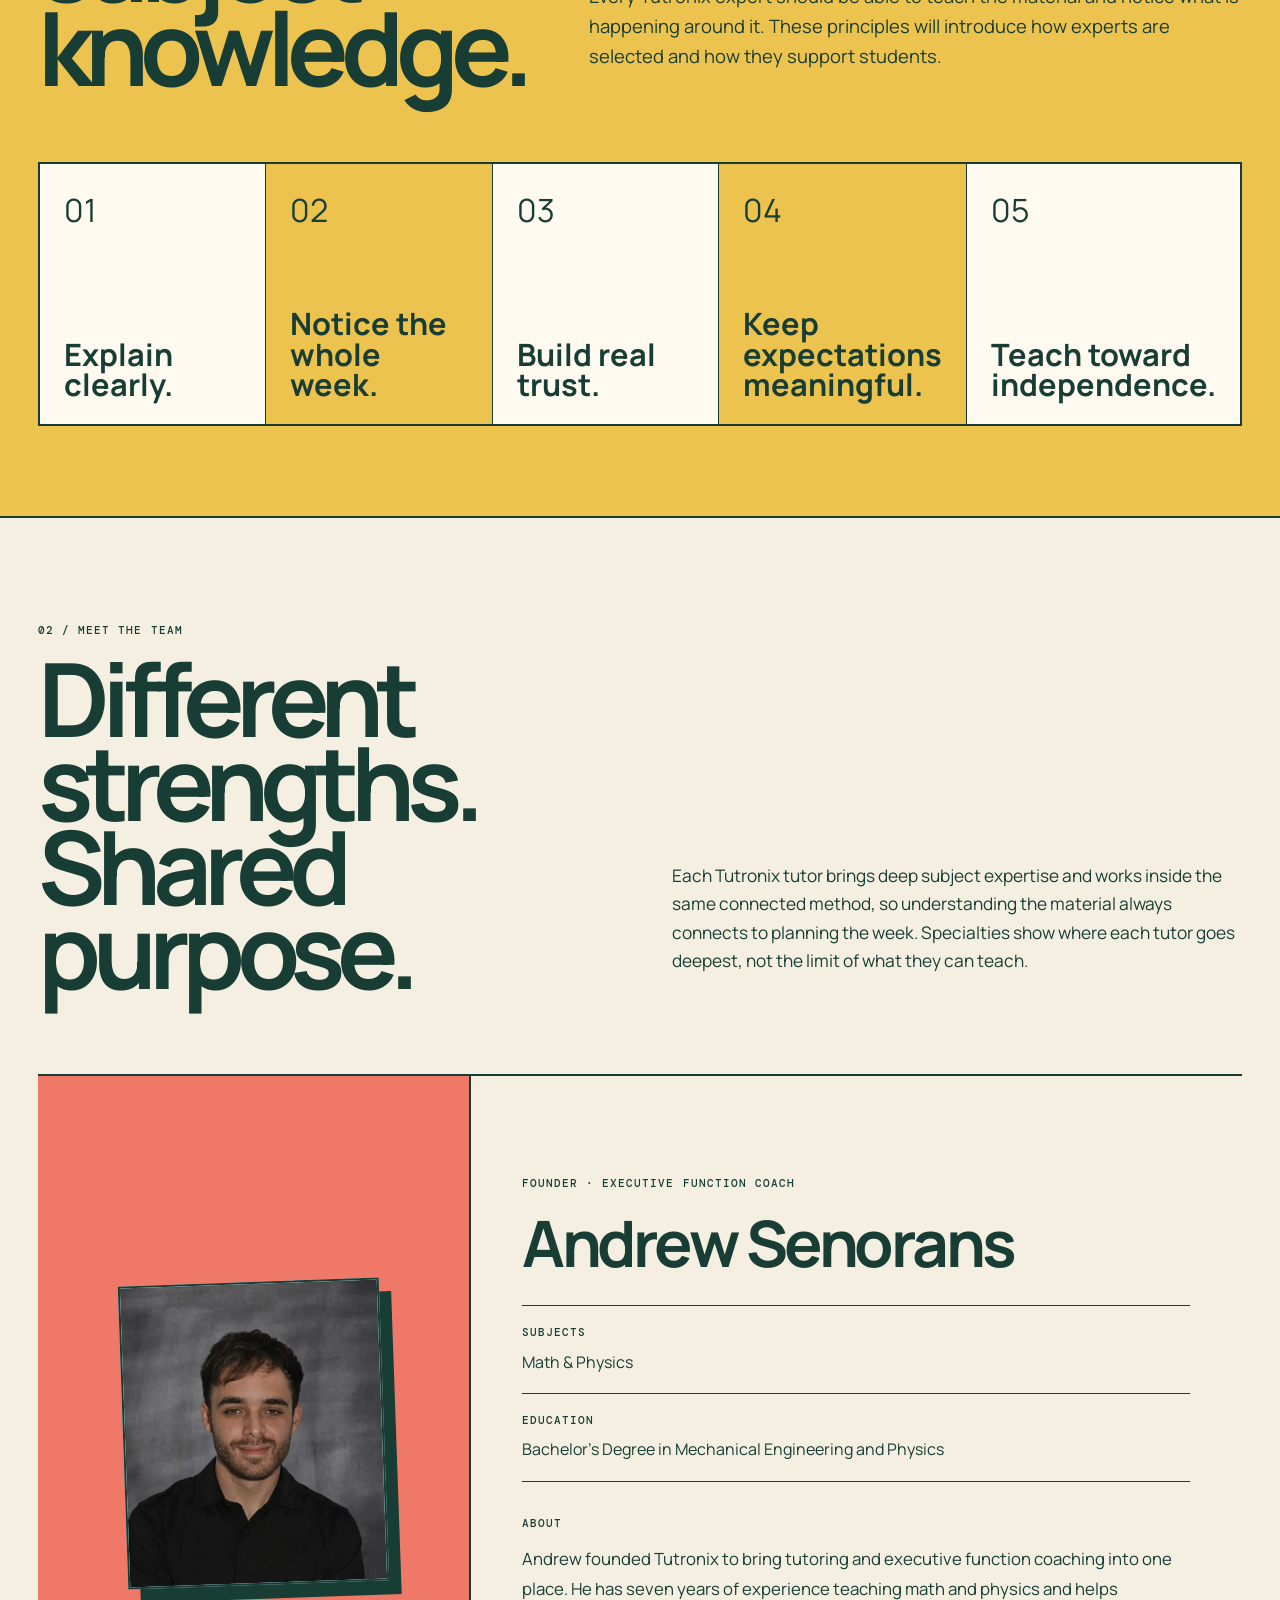
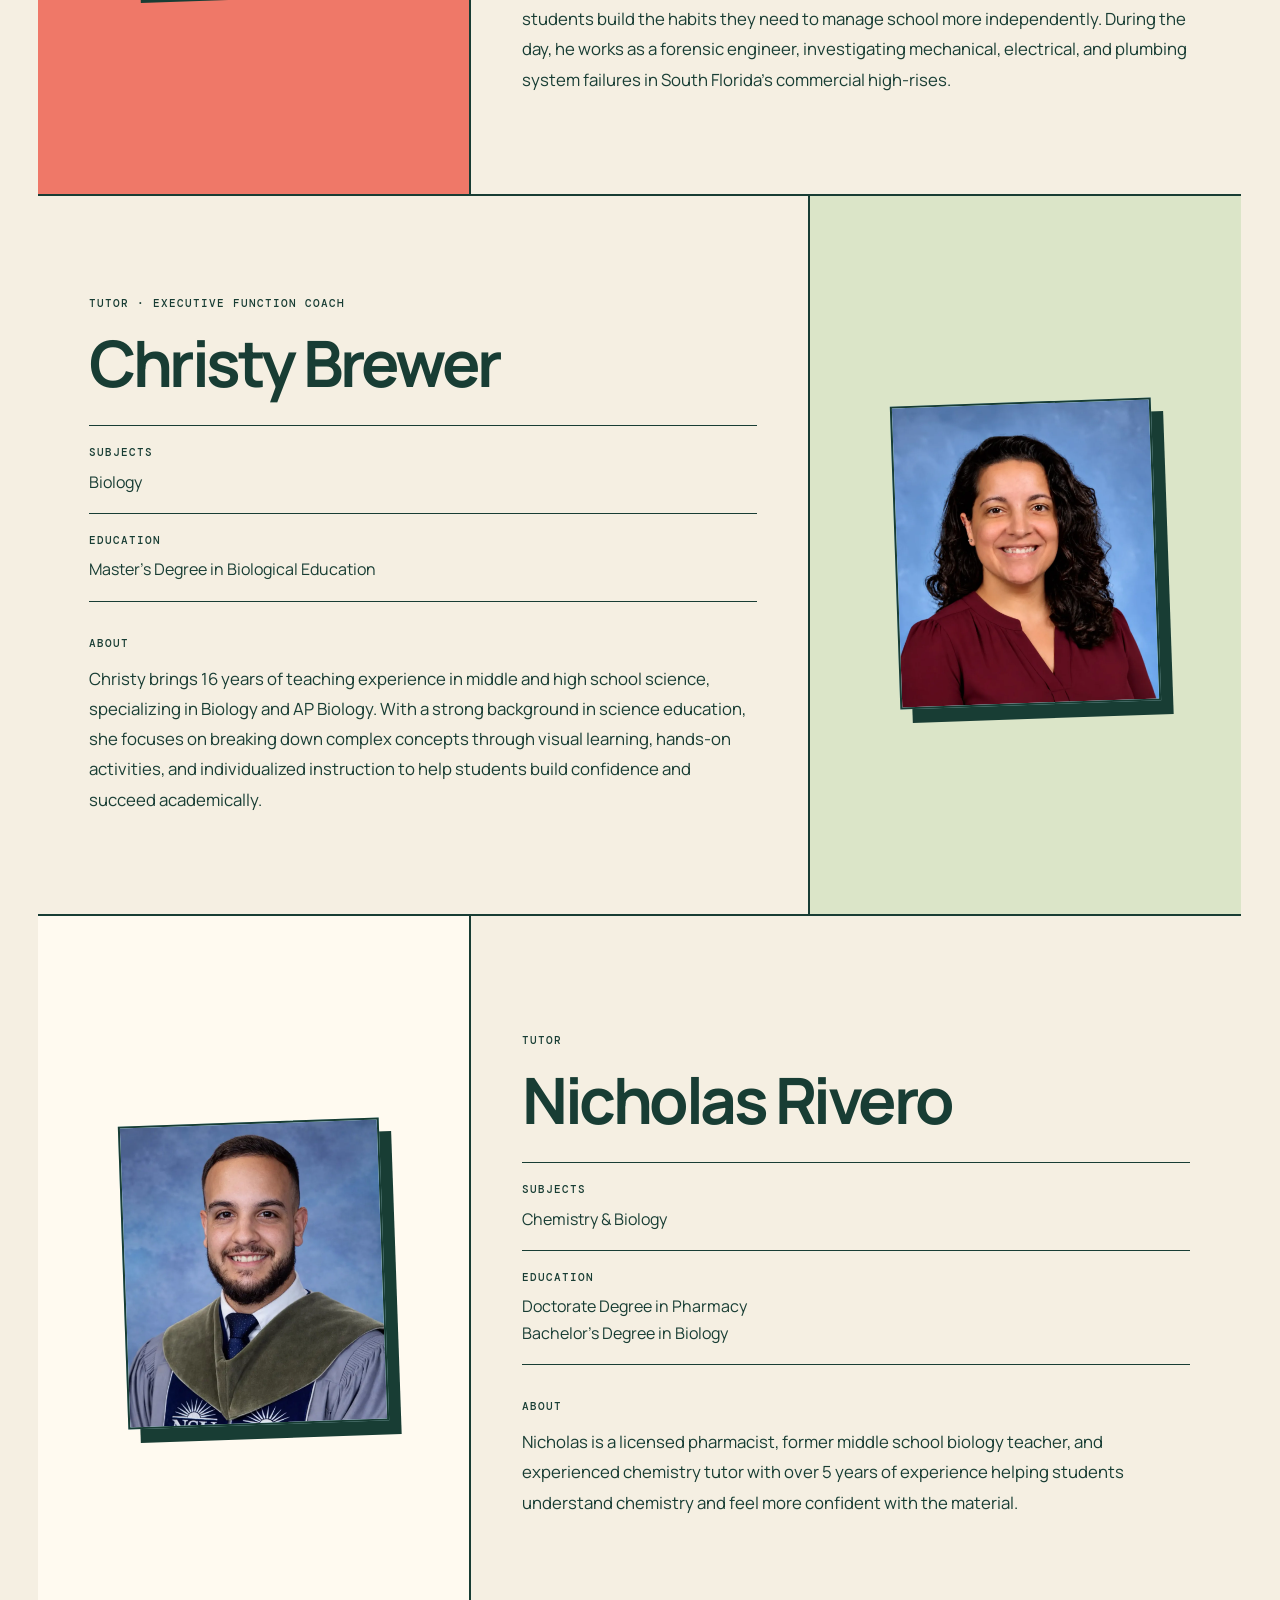
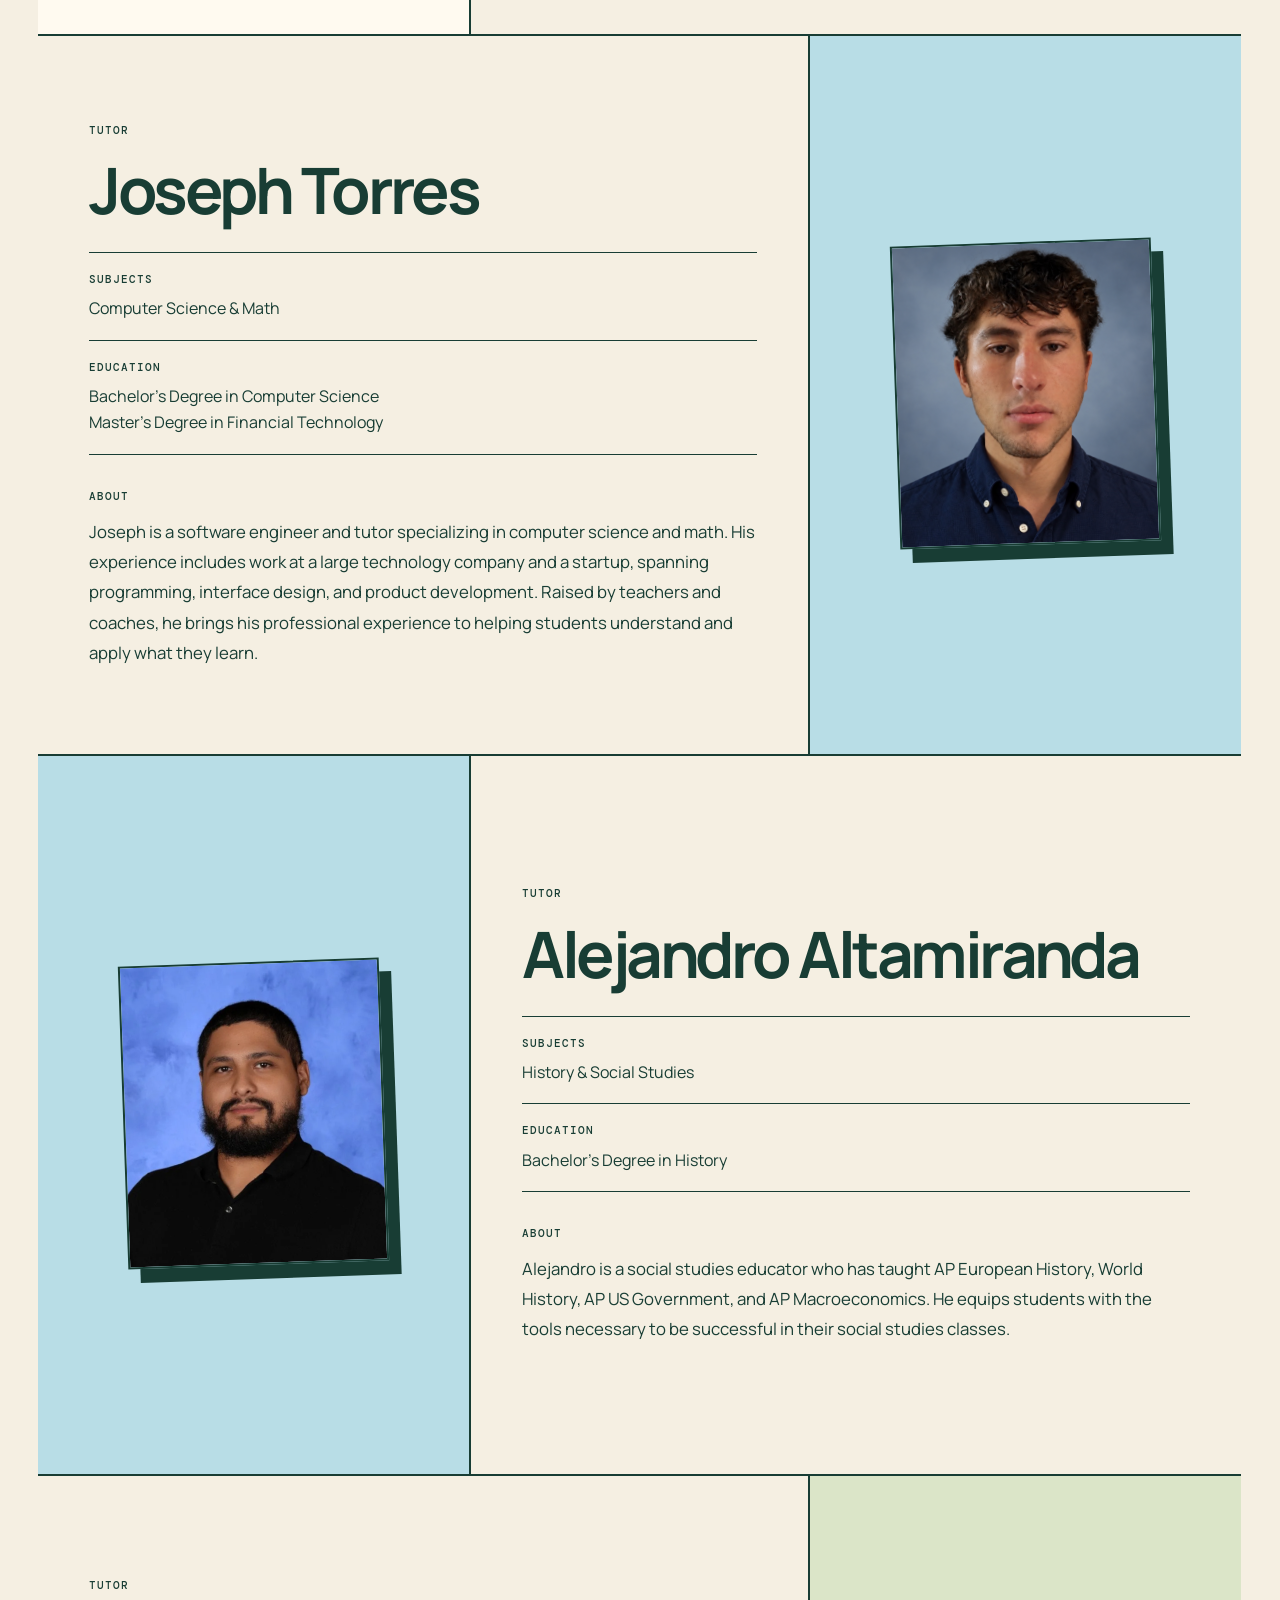
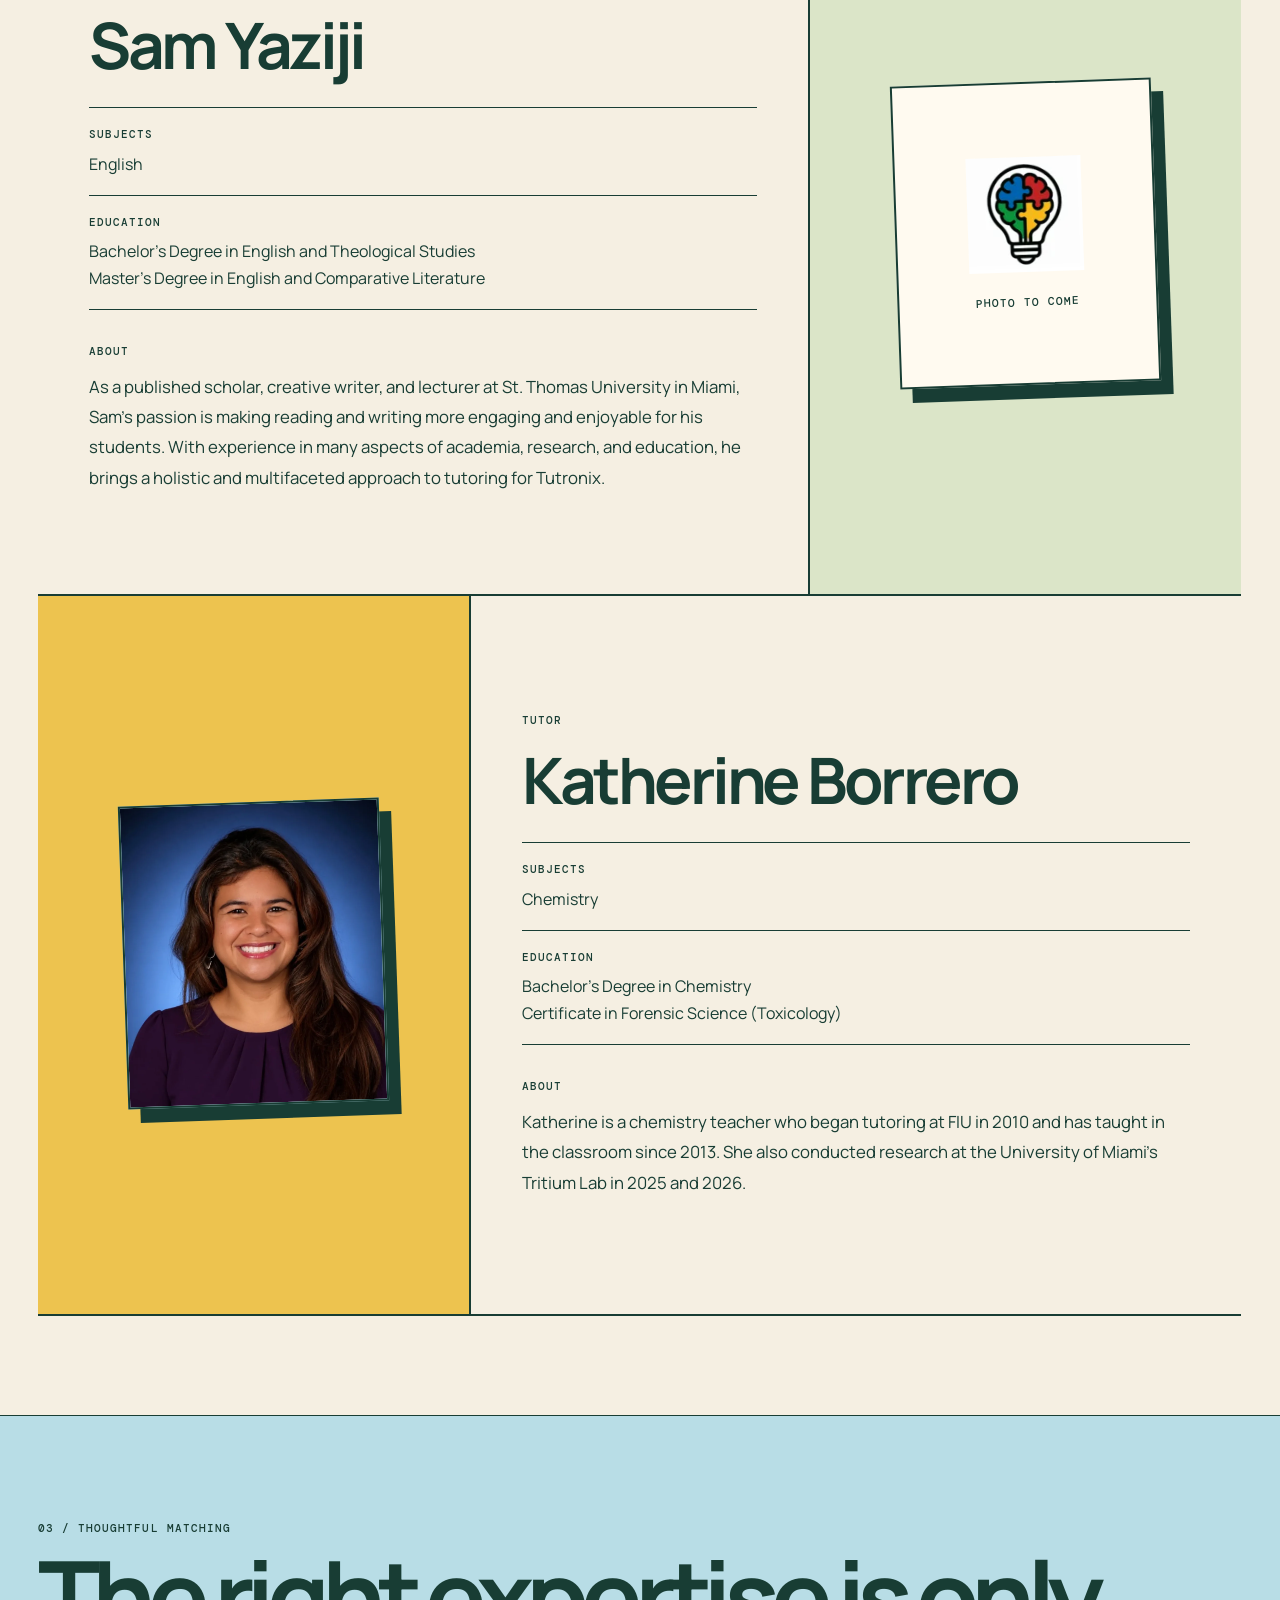
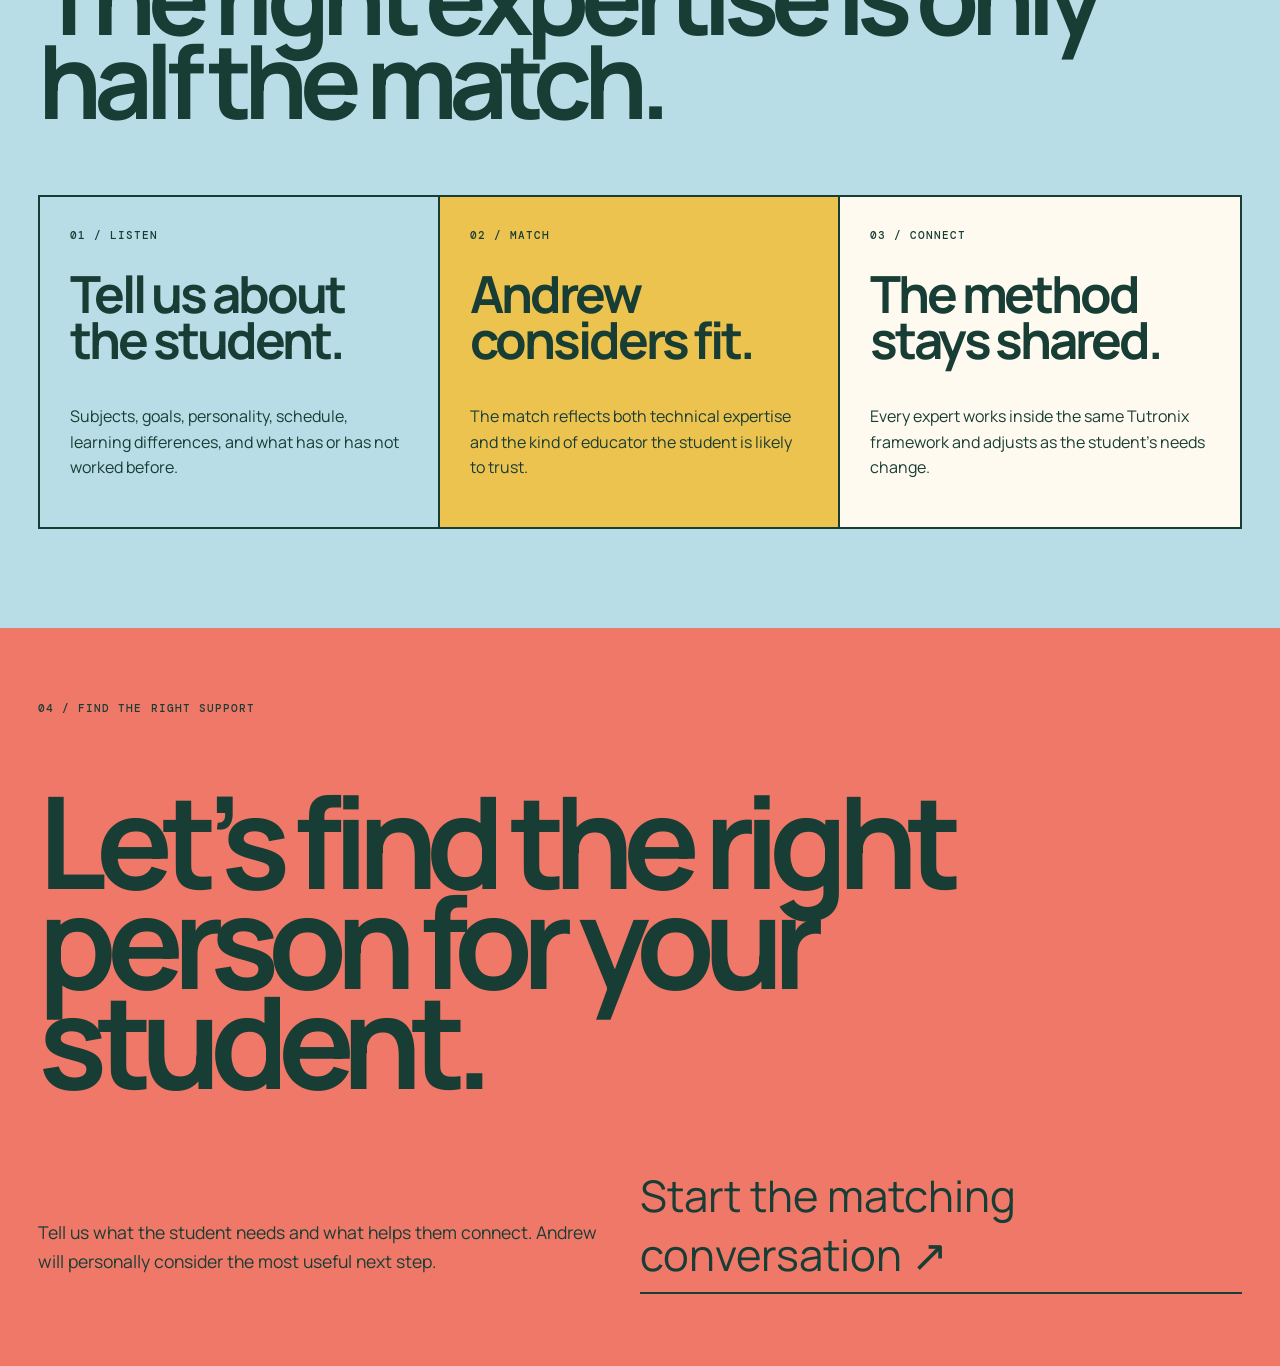
<file: experts.html>
<!DOCTYPE html>
<html lang="en" class="no-js">
<head>
  <meta charset="UTF-8"><meta name="viewport" content="width=device-width,initial-scale=1">
  <title>Meet the Tutronix Tutors | Tutronix Method</title>
  <meta name="description" content="Meet the thoughtful educators who bring Tutronix tutoring, academic coaching, and executive-function support to life.">
  <meta property="og:title" content="Meet the Tutronix Tutors | Tutronix Method"><meta property="og:description" content="Meet the thoughtful educators who bring Tutronix tutoring, academic coaching, and executive-function support to life."><meta property="og:type" content="website"><meta property="og:url" content="https://tutronixmethod.com/experts"><meta property="og:image" content="https://tutronixmethod.com/tutronix-social-preview.png"><meta property="og:image:secure_url" content="https://tutronixmethod.com/tutronix-social-preview.png"><meta property="og:image:type" content="image/png"><meta property="og:image:width" content="1200"><meta property="og:image:height" content="630"><meta property="og:image:alt" content="The Tutronix Method orbit connecting personalized tutoring, academic coaching, and executive function around the student’s week.">
  <meta name="twitter:card" content="summary_large_image"><meta name="twitter:title" content="Meet the Tutronix Tutors | Tutronix Method"><meta name="twitter:description" content="Meet the thoughtful educators who bring Tutronix tutoring, academic coaching, and executive-function support to life."><meta name="twitter:image" content="https://tutronixmethod.com/tutronix-social-preview.png">
  <link rel="preconnect" href="https://fonts.googleapis.com"><link rel="preconnect" href="https://fonts.gstatic.com" crossorigin><link href="https://fonts.googleapis.com/css2?family=DM+Mono:wght@300;400;500&family=Manrope:wght@400;500;600;700;800&family=Playfair+Display:ital,wght@1,500&display=swap" rel="stylesheet">
  <style>
    :root{--cream:#f5efe2;--paper:#fffaf0;--ink:#183d34;--coral:#ef7868;--blue:#b8dde6;--yellow:#edc34f;--mint:#dbe5c8;--line:rgba(24,61,52,.28)}*{box-sizing:border-box}html{scroll-behavior:smooth}body{margin:0;background:var(--cream);color:var(--ink);font-family:Manrope,sans-serif;overflow-x:hidden}a{color:inherit;text-decoration:none}.mono{font:500 max(.7rem,11px)/1.45 "DM Mono";letter-spacing:.09em;text-transform:uppercase}body:after{content:"";position:fixed;inset:0;pointer-events:none;z-index:100;opacity:.09;background-image:url("data:image/svg+xml,%3Csvg viewBox='0 0 180 180' xmlns='http://www.w3.org/2000/svg'%3E%3Cfilter id='n'%3E%3CfeTurbulence type='fractalNoise' baseFrequency='.9' numOctaves='3' stitchTiles='stitch'/%3E%3C/filter%3E%3Crect width='100%25' height='100%25' filter='url(%23n)' opacity='.16'/%3E%3C/svg%3E")}
    nav{height:76px;display:grid;grid-template-columns:1fr auto 1fr;align-items:center;padding:0 3vw;border-bottom:1px solid var(--line);position:absolute;width:100%;z-index:20}.brand{font-weight:800;font-size:1.05rem;letter-spacing:-.04em;display:flex;align-items:center;gap:10px}.brand img{width:48px;height:48px;object-fit:contain;mix-blend-mode:multiply}.brand-word{line-height:.84}.brand small{font:400 .46rem "DM Mono";display:block;letter-spacing:.12em;margin-top:5px}.nav-links{display:flex;gap:24px;font-size:.8rem}.nav-cta{justify-self:end;border:1px solid;border-radius:100px;padding:10px 16px;background:var(--ink);color:var(--cream)}
    .hero{min-height:100svh;padding:120px 3vw 6vh;display:grid;grid-template-columns:1.15fr .85fr;gap:6vw;align-items:center}.hero h1{font-size:clamp(5rem,10.2vw,11rem);line-height:.76;letter-spacing:-.09em;margin:25px 0 35px}.hero h1 em{display:block;font-family:"Playfair Display";font-weight:500;color:var(--coral)}.hero-copy p{font-size:clamp(1.12rem,1.8vw,1.55rem);line-height:1.55;max-width:740px}.team-orbit{height:72vh;max-height:690px;position:relative}.team-orbit:before,.team-orbit:after{content:"";position:absolute;border:1px solid;border-radius:50%}.team-orbit:before{inset:3%}.team-orbit:after{inset:18%;border-style:dashed;animation:spin 34s linear infinite}.shared-center{position:absolute;left:34%;top:34%;width:32%;aspect-ratio:1;border:2px solid;border-radius:50%;background:var(--yellow);display:grid;place-items:center;text-align:center;box-shadow:9px 10px 0 var(--ink);z-index:2}.shared-center b{font-size:clamp(1.2rem,2.4vw,2.4rem);line-height:.9}.expert-chip{position:absolute;width:33%;aspect-ratio:.9;border:2px solid;background:var(--paper);box-shadow:6px 7px 0 var(--ink);display:grid;place-items:center;text-align:center;padding:15px;z-index:3;transform:rotate(var(--r))}.expert-chip:before{content:"PORTRAIT";width:62%;aspect-ratio:1;border:1px dashed;border-radius:50%;display:grid;place-items:center;font:500 .6rem "DM Mono"}.expert-chip span{font-weight:700}.chip-one{left:0;top:14%;--r:-5deg;background:var(--blue)}.chip-two{right:0;top:8%;--r:4deg;background:var(--coral)}.chip-three{right:7%;bottom:3%;--r:-3deg;background:var(--mint)}@keyframes spin{to{transform:rotate(360deg)}}
    .standard{padding:10vh 3vw;background:var(--yellow);border-top:2px solid;border-bottom:2px solid}.standard-head{display:grid;grid-template-columns:.7fr 1.3fr;gap:7vw;align-items:end}.standard h2,.profiles-head h2,.matching h2{font-size:clamp(3.8rem,8vw,8.5rem);line-height:.82;letter-spacing:-.08em;margin:18px 0 0}.standard-head p{font-size:1.15rem;line-height:1.65;max-width:650px}.principles{display:grid;grid-template-columns:repeat(5,1fr);border:2px solid;margin-top:8vh}.principle{min-height:260px;padding:24px;border-right:1px solid;display:flex;flex-direction:column;justify-content:space-between}.principle:last-child{border:0}.principle b{font-size:clamp(1.5rem,2.4vw,2.5rem);line-height:1}.principle:nth-child(odd){background:var(--paper)}.principle span{font-size:2rem}
    .profiles{padding:11vh 3vw}.profiles-head{display:grid;grid-template-columns:1fr 1fr;gap:7vw;align-items:end}.profiles-head p{font-size:1.08rem;line-height:1.65;max-width:580px}.profile-list{margin-top:9vh;border-top:2px solid}.profile{display:grid;grid-template-columns:.72fr 1.28fr;min-height:720px;border-bottom:2px solid}.profile:nth-child(even){grid-template-columns:1.28fr .72fr}.profile:nth-child(even) .profile-photo{order:2;border-right:0;border-left:2px solid}.profile-photo{min-height:650px;border-right:2px solid;position:relative;display:grid;place-items:center;background:var(--accent);overflow:hidden}.portrait-placeholder{width:68%;height:76%;border:2px dashed;display:grid;place-items:center;text-align:center;background:rgba(255,250,240,.5);transform:rotate(-2deg);box-shadow:12px 14px 0 var(--ink)}.portrait-placeholder span{max-width:150px}.profile-number{position:absolute;left:24px;top:22px}.profile-content{padding:7vh 5vw;display:flex;flex-direction:column;justify-content:center}.profile-content h3{font-size:clamp(3.8rem,7vw,7rem);line-height:.82;letter-spacing:-.08em;margin:20px 0 30px}.empty-name{color:transparent;border-bottom:2px solid var(--ink);display:inline-block;min-width:55%;user-select:none}.profile-role{font-size:1.15rem;margin-bottom:30px}.facts{display:grid;grid-template-columns:1fr 1fr;border-top:1px solid}.fact{padding:18px 10px 18px 0;border-bottom:1px solid}.fact b{display:block;margin-bottom:8px}.fact span{color:rgba(24,61,52,.62)}.andrew-note{margin-top:35px;background:var(--yellow);border:1px solid;padding:20px;transform:rotate(-1deg);max-width:580px}.andrew-note p{margin:8px 0 0;font-family:"Playfair Display";font-size:1.45rem}.one{--accent:var(--blue)}.two{--accent:var(--coral)}.three{--accent:var(--mint)}
    .matching{background:var(--blue);padding:11vh 3vw;border-top:1px solid}.matching-grid{display:grid;grid-template-columns:repeat(3,1fr);border:2px solid;margin-top:8vh}.match-step{min-height:330px;padding:30px;border-right:2px solid;display:flex;flex-direction:column;justify-content:space-between}.match-step:last-child{border:0}.match-step:nth-child(2){background:var(--yellow)}.match-step:nth-child(3){background:var(--paper)}.match-step strong{font-size:clamp(2.2rem,4vw,4rem);line-height:.9;letter-spacing:-.06em}.match-step p{line-height:1.6}.final{min-height:82vh;background:var(--coral);padding:8vh 3vw;display:flex;flex-direction:column;justify-content:space-between}.final h2{font-size:clamp(4.5rem,10vw,10rem);line-height:.78;letter-spacing:-.085em;margin:0}.final-bottom{display:grid;grid-template-columns:1fr 1fr;align-items:end}.final p{font-size:1.1rem;line-height:1.65;max-width:560px}.final a{justify-self:end;font-size:clamp(1.6rem,3.4vw,3.4rem);border-bottom:2px solid;padding-bottom:8px}.reveal{opacity:0;transform:translateY(30px);transition:.75s}.reveal.on{opacity:1;transform:none}
    @media(max-width:760px){nav{height:64px;padding:0 12px;position:fixed;background:rgba(245,239,226,.94);backdrop-filter:blur(10px);grid-template-columns:1fr auto}.brand{font-size:.92rem;gap:7px}.brand img{width:42px;height:42px}.brand small{font-size:9px}.nav-links{display:none}.nav-cta{font-size:.79rem;padding:9px 12px}.hero{grid-template-columns:1fr;min-height:auto;padding:104px 12px 70px}.hero h1{font-size:clamp(4rem,18vw,5rem)}.hero-copy p{font-size:1.03rem}.team-orbit{height:480px}.expert-chip{width:42%}.shared-center{width:36%;left:32%;top:35%}.standard,.profiles,.matching,.final{padding-left:12px;padding-right:12px}.standard-head,.profiles-head{grid-template-columns:1fr}.standard h2,.profiles-head h2,.matching h2{font-size:clamp(3.4rem,15vw,4.2rem)}.principles{grid-template-columns:1fr}.principle{min-height:160px;border-right:0;border-bottom:1px solid}.profile,.profile:nth-child(even){grid-template-columns:1fr}.profile:nth-child(even) .profile-photo{order:0;border-left:0;border-right:0;border-bottom:2px solid}.profile-photo{min-height:470px;border-right:0;border-bottom:2px solid}.portrait-placeholder{height:360px}.profile-content{padding:58px 8px}.profile-content h3{font-size:3.8rem}.facts{grid-template-columns:1fr}.matching-grid{grid-template-columns:1fr}.match-step{min-height:240px;border-right:0;border-bottom:2px solid}.final{min-height:68svh}.final h2{font-size:4.5rem}.final-bottom{grid-template-columns:1fr}.final a{justify-self:start;margin-top:28px;font-size:1.65rem}}
    @media(prefers-reduced-motion:reduce){*{animation:none!important;transition:none!important}.reveal{opacity:1;transform:none}}
  </style>
  <link rel="stylesheet" href="assets/tutors/tutors.css">
  <link rel="icon" type="image/png" href="assets/tutors/tutronix-logo.png"><link rel="apple-touch-icon" href="assets/tutors/apple-touch-icon.png"><meta name="theme-color" content="#183d34">
<style>
.profile-content h3{font-size:clamp(2.7rem,5vw,5.2rem);line-height:1;letter-spacing:-.055em}
.profile .facts{grid-template-columns:1fr}.profile .fact{padding:18px 0}.profile .fact span{color:var(--ink);line-height:1.65}.profile-bio{margin-top:28px}.profile-bio p{font-size:1.05rem;line-height:1.8;margin:12px 0 0}.sam-placeholder{display:flex;flex-direction:column;align-items:center;justify-content:center;gap:22px;background:var(--paper)}.sam-placeholder>span{font-size:7rem;font-weight:800}.sam-placeholder:before{display:none}.team-orbit .chip-seven{background:var(--mint)}
@media(min-width:1101px){.team-orbit .expert-chip:nth-of-type(1){--x:0%;--y:-38%}.team-orbit .expert-chip:nth-of-type(2){--x:31%;--y:-24%}.team-orbit .expert-chip:nth-of-type(3){--x:38%;--y:10%}.team-orbit .expert-chip:nth-of-type(4){--x:17%;--y:38%}.team-orbit .expert-chip:nth-of-type(5){--x:-17%;--y:38%}.team-orbit .expert-chip:nth-of-type(6){--x:-38%;--y:10%}.team-orbit .expert-chip:nth-of-type(7){--x:-31%;--y:-24%;--r:-3deg}.team-orbit .expert-chip{width:24%}}
</style><style id="profile-label-spacing">
/* Keep portrait frames comfortably inside their panels. */
.profile-photo{display:grid;grid-template-rows:1fr;gap:0;padding:40px 24px 44px;align-items:center;justify-items:center}

.profile-photo .tutor-photo{align-self:center;max-width:calc(100% - 24px)}
@media(max-width:760px){
  .profile-photo{min-height:0;padding:24px 20px 40px;gap:32px}
  .profile-photo .tutor-photo{width:min(78%,360px)}
}
</style>
<style id="responsive-profile-polish">
/* Seven cards need more vertical room than the original six-card ring. */
@media(min-width:1101px){.team-orbit{aspect-ratio:.82}}
@media(min-width:1101px) and (max-width:1279px){.team-orbit{aspect-ratio:.72}}
/* Portrait tablets benefit from the same full-width photos as phones. */
@media(min-width:761px) and (max-width:900px){
  .profile,.profile:nth-child(even){grid-template-columns:minmax(0,1fr)}
  .profile .profile-photo,.profile:nth-child(even) .profile-photo{order:0;border-left:0;border-right:0;border-bottom:2px solid;min-height:0;padding:40px 24px 48px}
  .profile-photo .tutor-photo{width:min(70%,360px)}
  .profile-content{padding:48px 6vw}
}
@media(prefers-reduced-motion:reduce){html{scroll-behavior:auto}}
</style><link rel="stylesheet" href="assets/responsive.css">
</head>
<body class="page-tutors">
  <a class="skip-link" href="#main">Skip to content</a><div class="scroll-progress" aria-hidden="true"></div><nav class="site-nav" aria-label="Main"><a href="index.html" class="brand" aria-label="Tutronix Method home"><picture><source srcset="assets/tutors/tutronix-logo.webp" type="image/webp"><img src="assets/tutors/tutronix-logo.png" alt="" width="48" height="48"></picture><span class="brand-word">TUTRONIX<small>METHOD</small></span></a><div class="nav-mid" id="site-menu"><a href="index.html">Tutronix</a><a href="experts.html">Our Tutors</a><a href="about.html">About Andrew</a></div><div class="nav-actions"><a class="nav-cta" href="index.html#consultation"><span class="cta-long">Book consultation</span><span class="cta-short">Book</span> ↗︎</a><button class="nav-toggle" type="button" aria-expanded="false" aria-controls="site-menu" aria-label="Open menu"><span></span></button></div></nav>
  <main id="main">
    <section class="hero"><div class="hero-copy"><span class="mono">The people behind the plan / Tutronix experts</span><h1>The right support starts with the <em>right person.</em></h1><p>Tutronix experts bring subject knowledge, practical coaching, and genuine human connection to every student relationship. Different specialties. One connected method.</p></div><div class="team-orbit" aria-label="Expert profiles connected by the shared Tutronix Method"><div class="shared-center"><b>ONE<br>SHARED<br>METHOD</b></div><a class="expert-chip chip-two has-photo" href="#andrew-senorans"><span class="chip-photo"><picture><source srcset="assets/tutors/andrew-portrait.webp" type="image/webp"><img src="assets/tutors/andrew-portrait.jpg" alt="" width="900" height="1037"></picture></span><span>ANDREW SENORANS<small>Executive function coach</small></span></a><a class="expert-chip chip-three has-photo" href="#christy-brewer"><span class="chip-photo" data-initials="CB"><picture><source srcset="assets/tutors/christy-brewer.webp" type="image/webp"><img src="assets/tutors/christy-brewer.jpg" alt="" width="1000" height="1172" data-fallback></picture></span><span>CHRISTY BREWER<small>Biology + Executive function coach</small></span></a><a class="expert-chip chip-five has-photo" href="#nicholas-rivero"><span class="chip-photo" data-initials="NR"><picture><source srcset="assets/tutors/nicholas-rivero.webp" type="image/webp"><img src="assets/tutors/nicholas-rivero.jpg" alt="" width="900" height="1350" data-fallback></picture></span><span>NICHOLAS RIVERO<small>Chemistry + biology</small></span></a><a class="expert-chip chip-one has-photo" href="#joseph-torres"><span class="chip-photo" data-initials="JT"><picture><img src="assets/tutors/joseph-torres-studio.png" alt="" width="1000" height="1028" data-fallback></picture></span><span>JOSEPH TORRES<small>Computer science + math</small></span></a><a class="expert-chip chip-six has-photo" href="#alejandro-altamiranda"><span class="chip-photo" data-initials="AA"><picture><source srcset="assets/tutors/alejandro-altamiranda.webp" type="image/webp"><img src="assets/tutors/alejandro-altamiranda.jpg" alt="" width="640" height="800" data-fallback></picture></span><span>ALEJANDRO ALTAMIRANDA<small>History + social studies</small></span></a><a class="expert-chip chip-seven has-photo" href="#sam-yaziji"><span class="chip-photo" data-initials="SY"></span><span>SAM YAZIJI<small>English</small></span></a><a class="expert-chip chip-four has-photo" href="#katherine-borrero"><span class="chip-photo" data-initials="KB"><picture><source srcset="assets/tutors/katherine-borrero.webp" type="image/webp"><img src="assets/tutors/katherine-borrero.jpg" alt="" width="1000" height="1249" data-fallback></picture></span><span>KATHERINE BORRERO<small>Chemistry</small></span></a></div></section>
    <section class="standard"><div class="standard-head"><div><span class="mono">01 / The Tutronix standard</span><h2>More than subject knowledge.</h2></div><p>Every Tutronix expert should be able to teach the material and notice what is happening around it. These principles will introduce how experts are selected and how they support students.</p></div><div class="principles reveal-stagger"><div class="principle"><span>01</span><b>Explain clearly.</b></div><div class="principle"><span>02</span><b>Notice the whole week.</b></div><div class="principle"><span>03</span><b>Build real trust.</b></div><div class="principle"><span>04</span><b>Keep expectations meaningful.</b></div><div class="principle"><span>05</span><b>Teach toward independence.</b></div></div></section>
    <section class="profiles"><div class="profiles-head"><div><span class="mono">02 / Meet the team</span><h2>Different strengths. Shared purpose.</h2></div><p>Each Tutronix tutor brings deep subject expertise and works inside the same connected method, so understanding the material always connects to planning the week. Specialties show where each tutor goes deepest, not the limit of what they can teach.</p></div><div class="profile-list">
<article class="profile reveal" id="andrew-senorans" style="--accent:var(--coral)"><div class="profile-photo"><div class="tutor-photo tutor-photo-andrew" data-initials="AS"><picture><source srcset="assets/tutors/andrew-portrait.webp" type="image/webp"><img src="assets/tutors/andrew-portrait.jpg" alt="Andrew Senorans, founder of Tutronix Method" width="900" height="1037" loading="lazy" decoding="async" data-fallback></picture></div></div><div class="profile-content"><span class="mono">Founder · Executive Function Coach</span><h3>Andrew Senorans</h3><div class="facts"><div class="fact"><b class="mono">Subjects</b><span>Math &amp; Physics</span></div><div class="fact"><b class="mono">Education</b><span>Bachelor’s Degree in Mechanical Engineering and Physics</span></div></div><div class="profile-bio"><b class="mono">About</b><p class="profile-role">Andrew founded Tutronix to bring tutoring and executive function coaching into one place. He has seven years of experience teaching math and physics and helps students build the habits they need to manage school more independently. During the day, he works as a forensic engineer, investigating mechanical, electrical, and plumbing system failures in South Florida’s commercial high-rises.</p></div></div></article>
<article class="profile reveal" id="christy-brewer" style="--accent:var(--mint)"><div class="profile-photo"><div class="tutor-photo tutor-photo-christy" data-initials="CB"><picture><source srcset="assets/tutors/christy-brewer.webp" type="image/webp"><img src="assets/tutors/christy-brewer.jpg" alt="Christy Brewer, science tutor at Tutronix Method" width="1000" height="1172" loading="lazy" decoding="async" data-fallback></picture></div></div><div class="profile-content"><span class="mono">Tutor · Executive Function Coach</span><h3>Christy Brewer</h3><div class="facts"><div class="fact"><b class="mono">Subjects</b><span>Biology</span></div><div class="fact"><b class="mono">Education</b><span>Master’s Degree in Biological Education</span></div></div><div class="profile-bio"><b class="mono">About</b><p class="profile-role">Christy brings 16 years of teaching experience in middle and high school science, specializing in Biology and AP Biology. With a strong background in science education, she focuses on breaking down complex concepts through visual learning, hands-on activities, and individualized instruction to help students build confidence and succeed academically.</p></div></div></article>
<article class="profile reveal" id="nicholas-rivero" style="--accent:var(--paper)"><div class="profile-photo"><div class="tutor-photo tutor-photo-nicholas" data-initials="NR"><picture><source srcset="assets/tutors/nicholas-rivero.webp" type="image/webp"><img src="assets/tutors/nicholas-rivero.jpg" alt="Nicholas Rivero, science tutor at Tutronix Method" width="900" height="1350" loading="lazy" decoding="async" data-fallback></picture></div></div><div class="profile-content"><span class="mono">Tutor</span><h3>Nicholas Rivero</h3><div class="facts"><div class="fact"><b class="mono">Subjects</b><span>Chemistry &amp; Biology</span></div><div class="fact"><b class="mono">Education</b><span>Doctorate Degree in Pharmacy<br>Bachelor’s Degree in Biology</span></div></div><div class="profile-bio"><b class="mono">About</b><p class="profile-role">Nicholas is a licensed pharmacist, former middle school biology teacher, and experienced chemistry tutor with over 5 years of experience helping students understand chemistry and feel more confident with the material.</p></div></div></article>
<article class="profile reveal" id="joseph-torres" style="--accent:var(--blue)"><div class="profile-photo"><div class="tutor-photo" data-initials="JT"><picture><img src="assets/tutors/joseph-torres-studio.png" alt="Joseph Torres, computer science tutor at Tutronix Method" width="1000" height="1028" loading="lazy" decoding="async" data-fallback></picture></div></div><div class="profile-content"><span class="mono">Tutor</span><h3>Joseph Torres</h3><div class="facts"><div class="fact"><b class="mono">Subjects</b><span>Computer Science &amp; Math</span></div><div class="fact"><b class="mono">Education</b><span>Bachelor’s Degree in Computer Science<br>Master’s Degree in Financial Technology</span></div></div><div class="profile-bio"><b class="mono">About</b><p class="profile-role">Joseph is a software engineer and tutor specializing in computer science and math. His experience includes work at a large technology company and a startup, spanning programming, interface design, and product development. Raised by teachers and coaches, he brings his professional experience to helping students understand and apply what they learn.</p></div></div></article>
<article class="profile reveal" id="alejandro-altamiranda" style="--accent:var(--blue)"><div class="profile-photo"><div class="tutor-photo tutor-photo-alejandro" data-initials="AA"><picture><source srcset="assets/tutors/alejandro-altamiranda.webp" type="image/webp"><img src="assets/tutors/alejandro-altamiranda.jpg" alt="Alejandro Altamiranda, history tutor at Tutronix Method" width="640" height="800" loading="lazy" decoding="async" data-fallback></picture></div></div><div class="profile-content"><span class="mono">Tutor</span><h3>Alejandro Altamiranda</h3><div class="facts"><div class="fact"><b class="mono">Subjects</b><span>History &amp; Social Studies</span></div><div class="fact"><b class="mono">Education</b><span>Bachelor’s Degree in History</span></div></div><div class="profile-bio"><b class="mono">About</b><p class="profile-role">Alejandro is a social studies educator who has taught AP European History, World History, AP US Government, and AP Macroeconomics. He equips students with the tools necessary to be successful in their social studies classes.</p></div></div></article>
<article class="profile reveal" id="sam-yaziji" style="--accent:var(--mint)"><div class="profile-photo"><div class="tutor-photo sam-placeholder" aria-label="Sam Yaziji; photo to come"><img src="assets/tutors/tutronix-logo.webp" alt="Tutronix logo" style="width:45%;height:auto;object-fit:contain"><small class="mono">Photo to come</small></div></div><div class="profile-content"><span class="mono">Tutor</span><h3>Sam Yaziji</h3><div class="facts"><div class="fact"><b class="mono">Subjects</b><span>English</span></div><div class="fact"><b class="mono">Education</b><span>Bachelor’s Degree in English and Theological Studies<br>Master’s Degree in English and Comparative Literature</span></div></div><div class="profile-bio"><b class="mono">About</b><p class="profile-role">As a published scholar, creative writer, and lecturer at St. Thomas University in Miami, Sam’s passion is making reading and writing more engaging and enjoyable for his students. With experience in many aspects of academia, research, and education, he brings a holistic and multifaceted approach to tutoring for Tutronix.</p></div></div></article>
<article class="profile reveal" id="katherine-borrero" style="--accent:var(--yellow)"><div class="profile-photo"><div class="tutor-photo tutor-photo-katherine" data-initials="KB"><picture><source srcset="assets/tutors/katherine-borrero.webp" type="image/webp"><img src="assets/tutors/katherine-borrero.jpg" alt="Katherine Borrero, chemistry tutor at Tutronix Method" width="1000" height="1249" loading="lazy" decoding="async" data-fallback></picture></div></div><div class="profile-content"><span class="mono">Tutor</span><h3>Katherine Borrero</h3><div class="facts"><div class="fact"><b class="mono">Subjects</b><span>Chemistry</span></div><div class="fact"><b class="mono">Education</b><span>Bachelor’s Degree in Chemistry<br>Certificate in Forensic Science (Toxicology)</span></div></div><div class="profile-bio"><b class="mono">About</b><p class="profile-role">Katherine is a chemistry teacher who began tutoring at FIU in 2010 and has taught in the classroom since 2013. She also conducted research at the University of Miami’s Tritium Lab in 2025 and 2026.</p></div></div></article>
</div></section>
    <section class="matching"><span class="mono">03 / Thoughtful matching</span><h2>The right expertise is only half the match.</h2><div class="matching-grid reveal-stagger"><article class="match-step"><span class="mono">01 / Listen</span><strong>Tell us about the student.</strong><p>Subjects, goals, personality, schedule, learning differences, and what has or has not worked before.</p></article><article class="match-step"><span class="mono">02 / Match</span><strong>Andrew considers fit.</strong><p>The match reflects both technical expertise and the kind of educator the student is likely to trust.</p></article><article class="match-step"><span class="mono">03 / Connect</span><strong>The method stays shared.</strong><p>Every expert works inside the same Tutronix framework and adjusts as the student’s needs change.</p></article></div></section>
    <section class="final"><span class="mono">04 / Find the right support</span><h2>Let’s find the right person for your student.</h2><div class="final-bottom"><p>Tell us what the student needs and what helps them connect. Andrew will personally consider the most useful next step.</p><a href="index.html#consultation">Start the matching conversation ↗︎</a></div></section>
  </main>
  <script src="assets/tutors/tutors.js" defer></script>
</body>
</html>
</file>
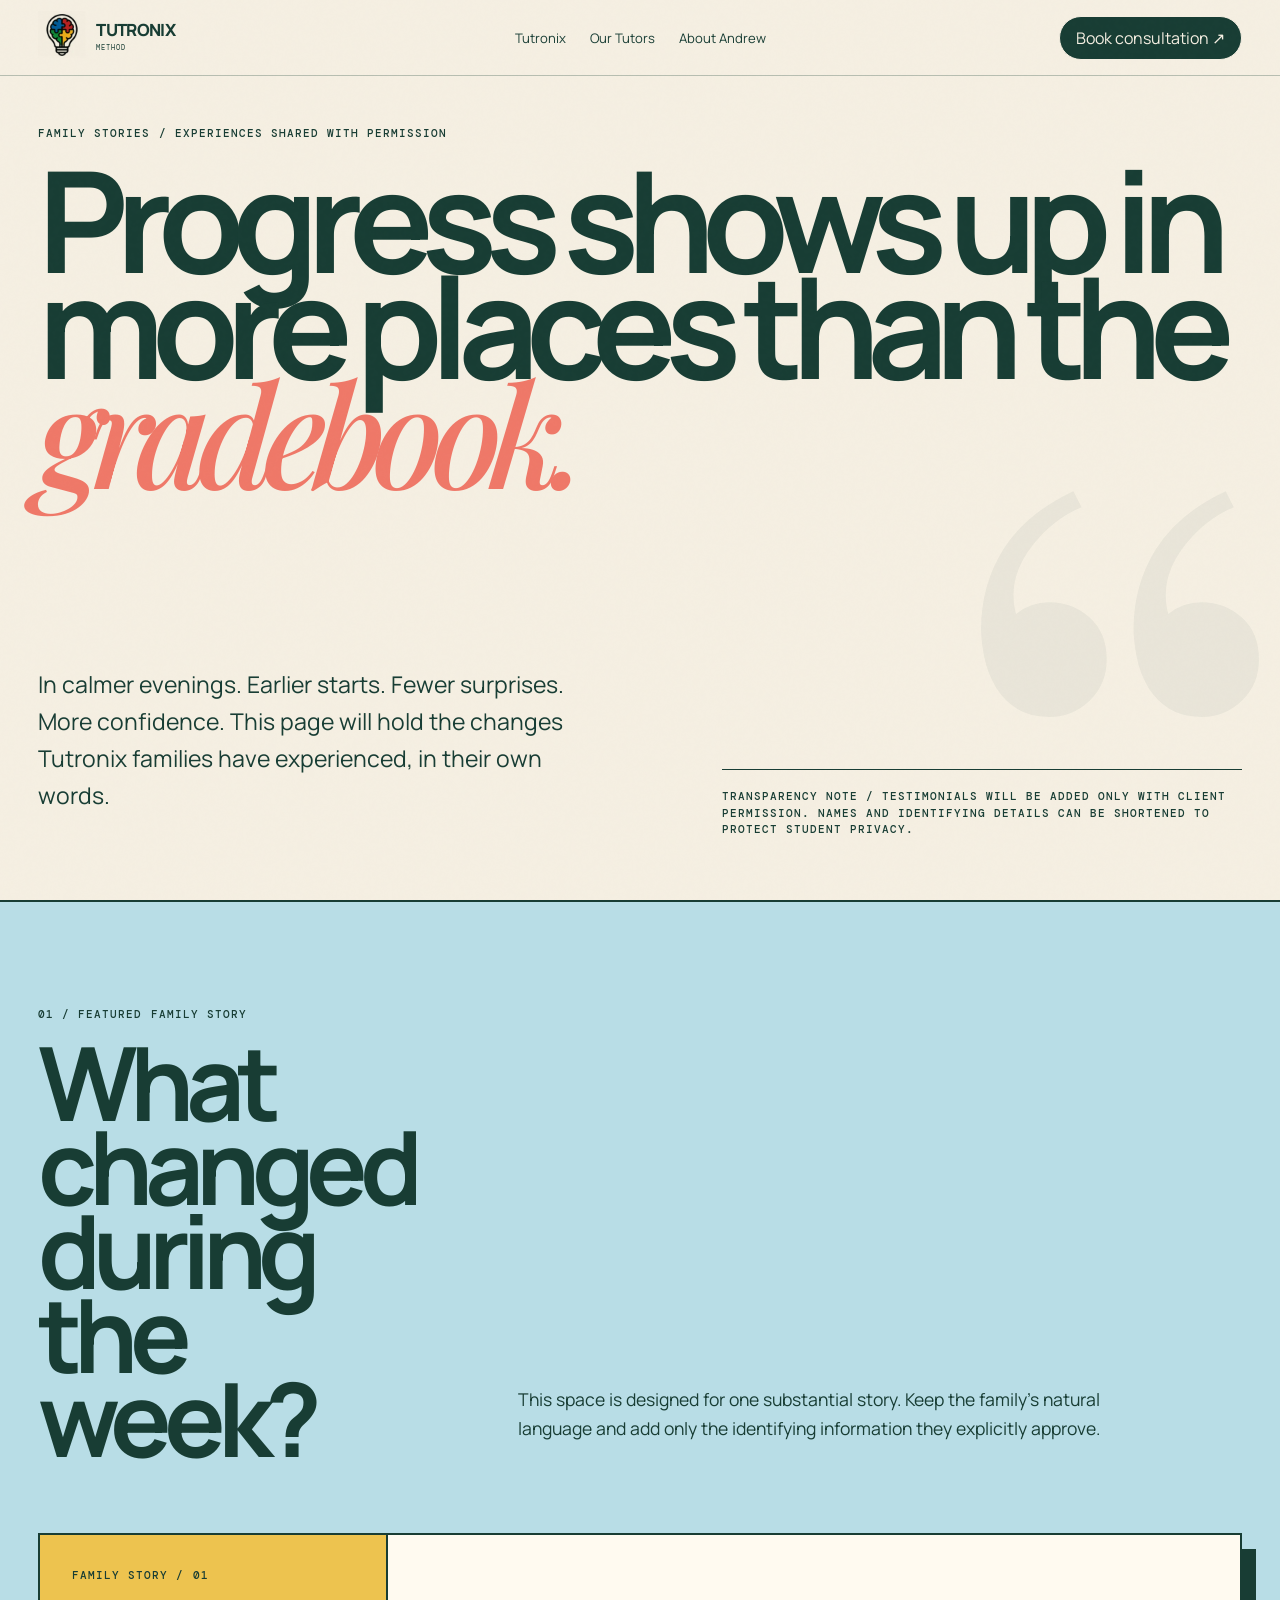
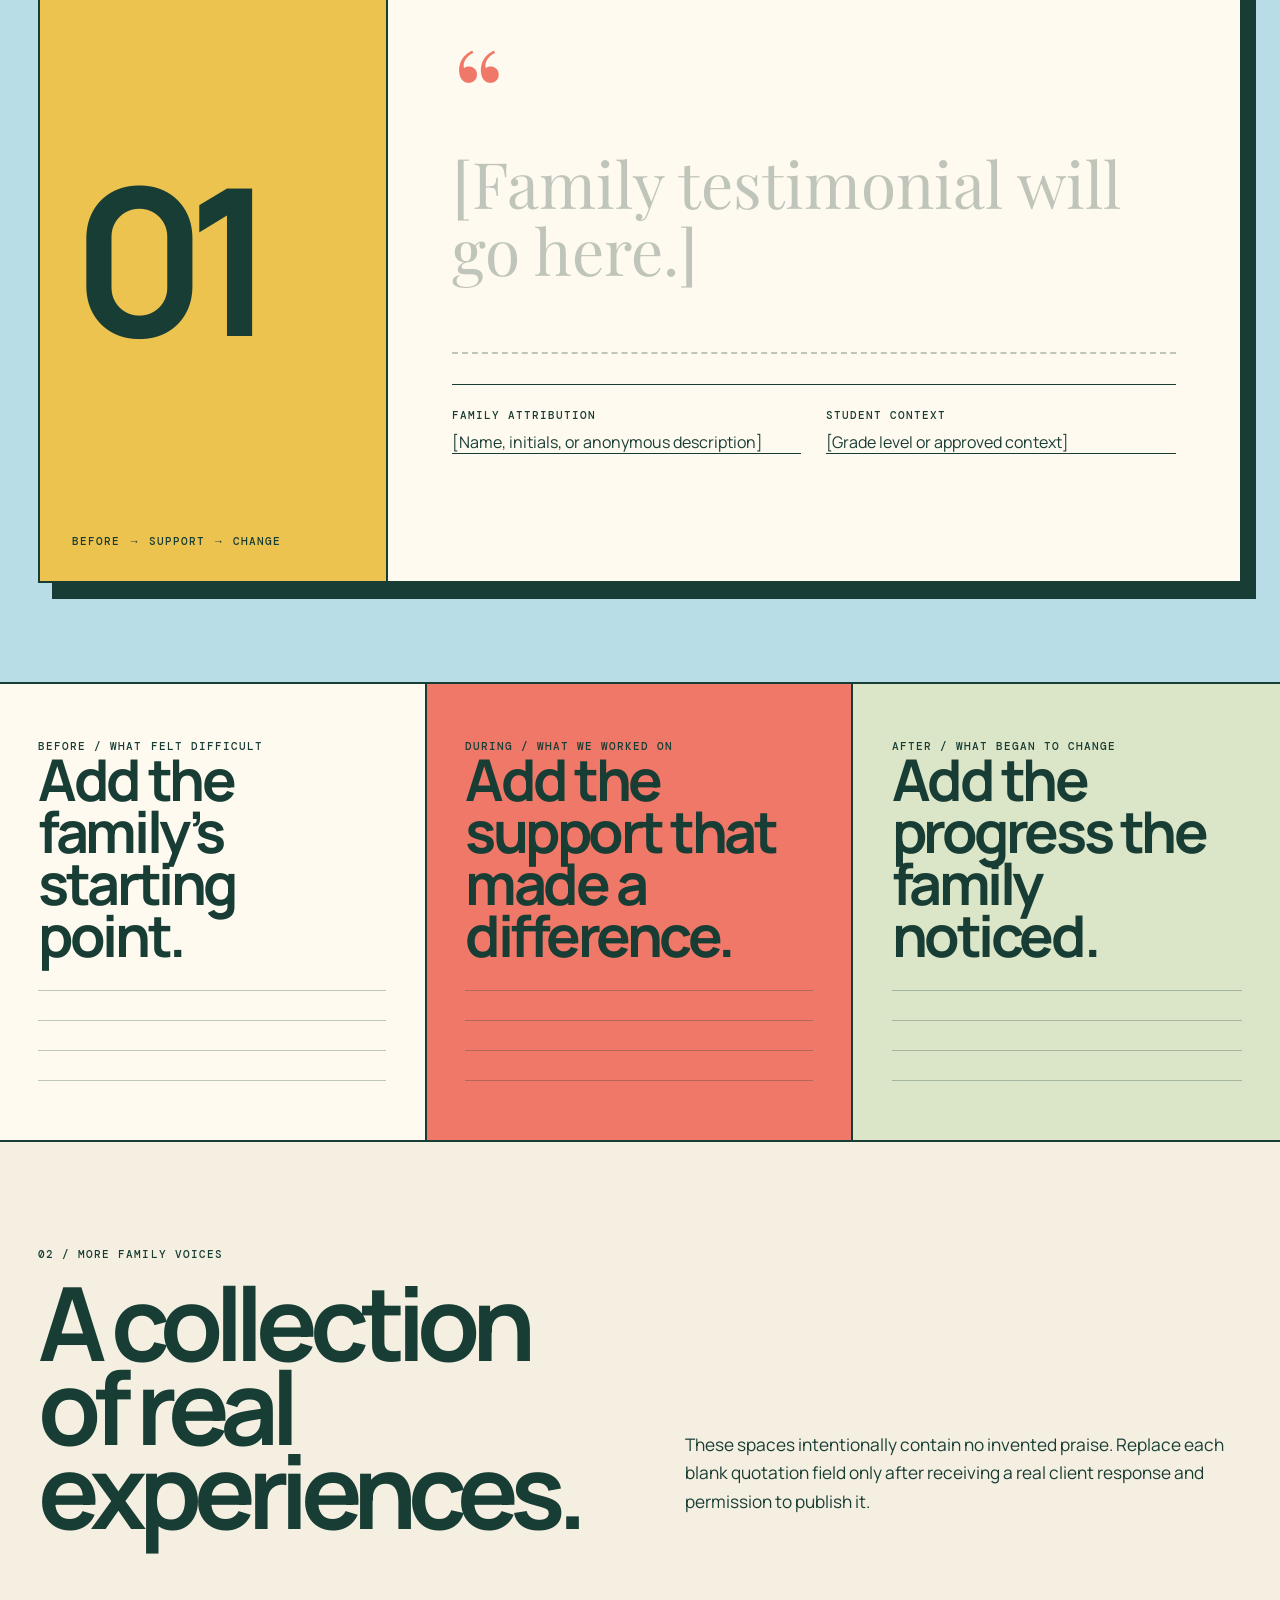
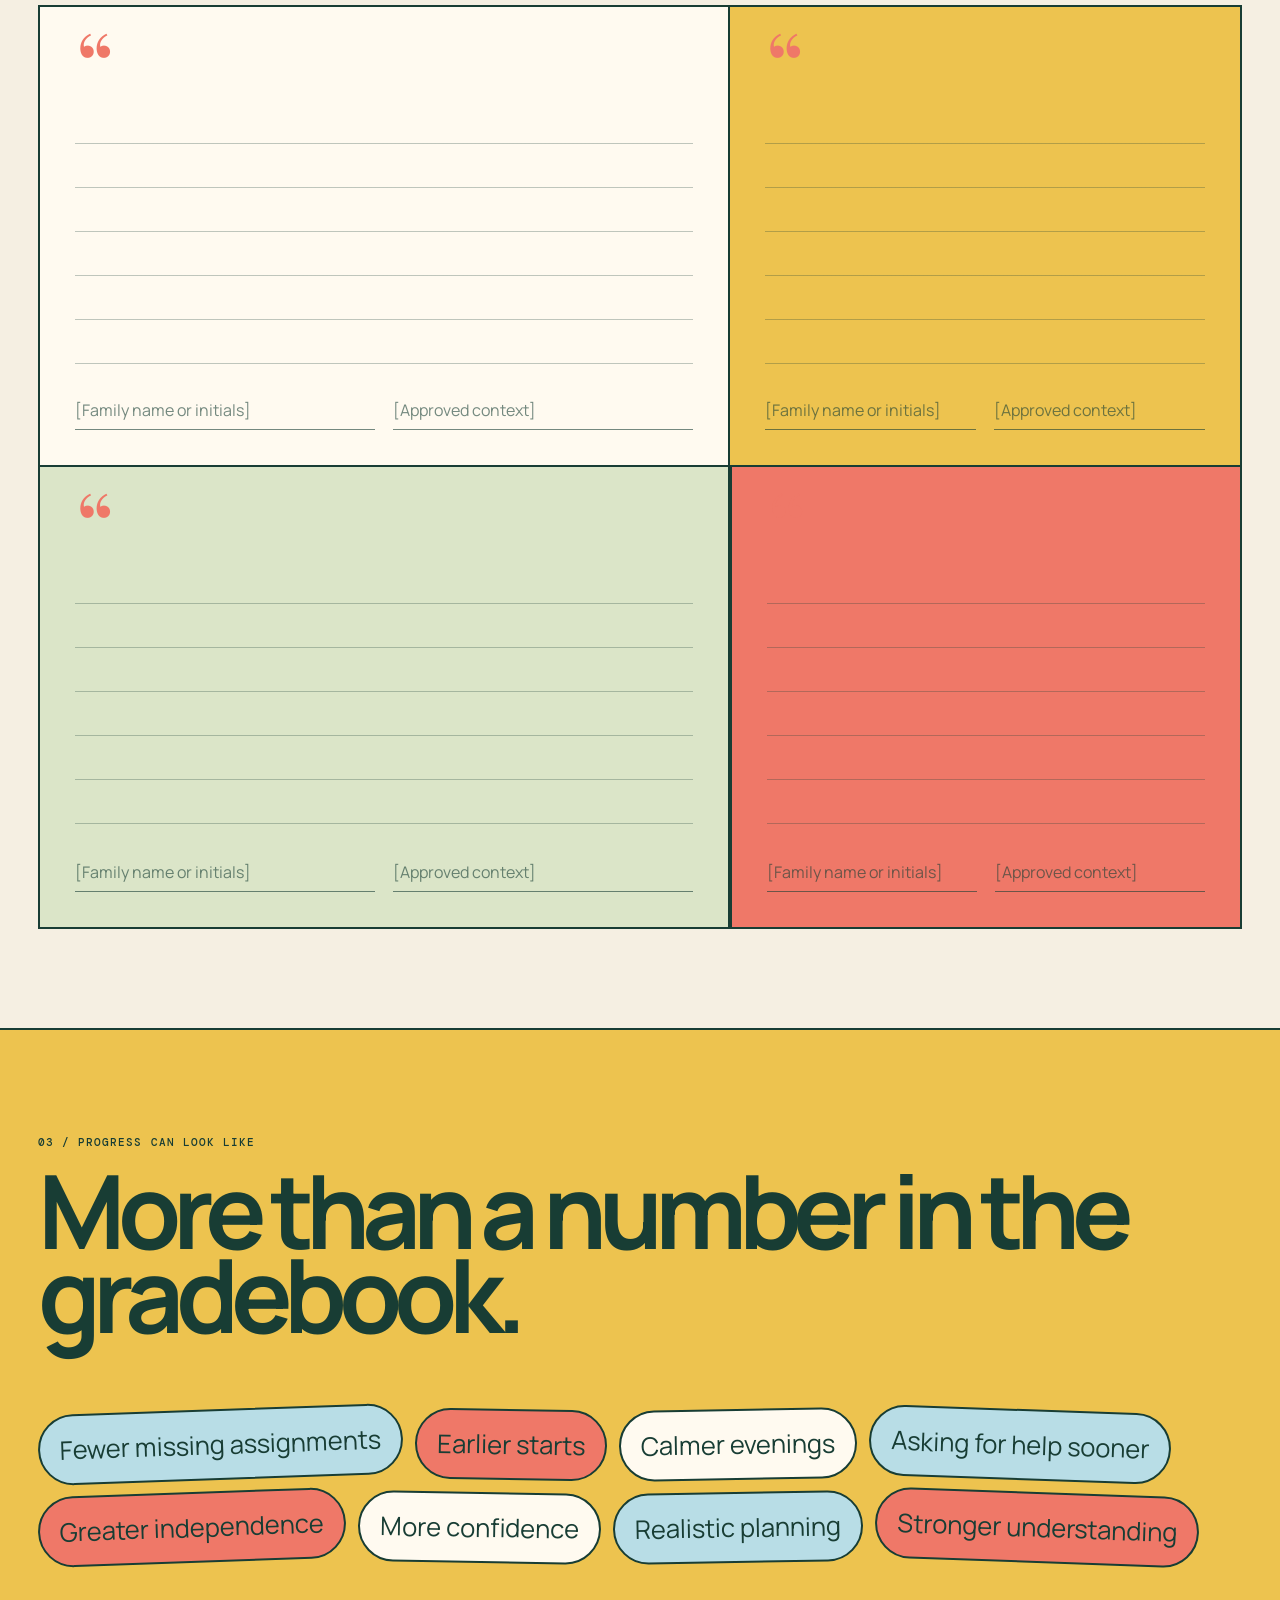
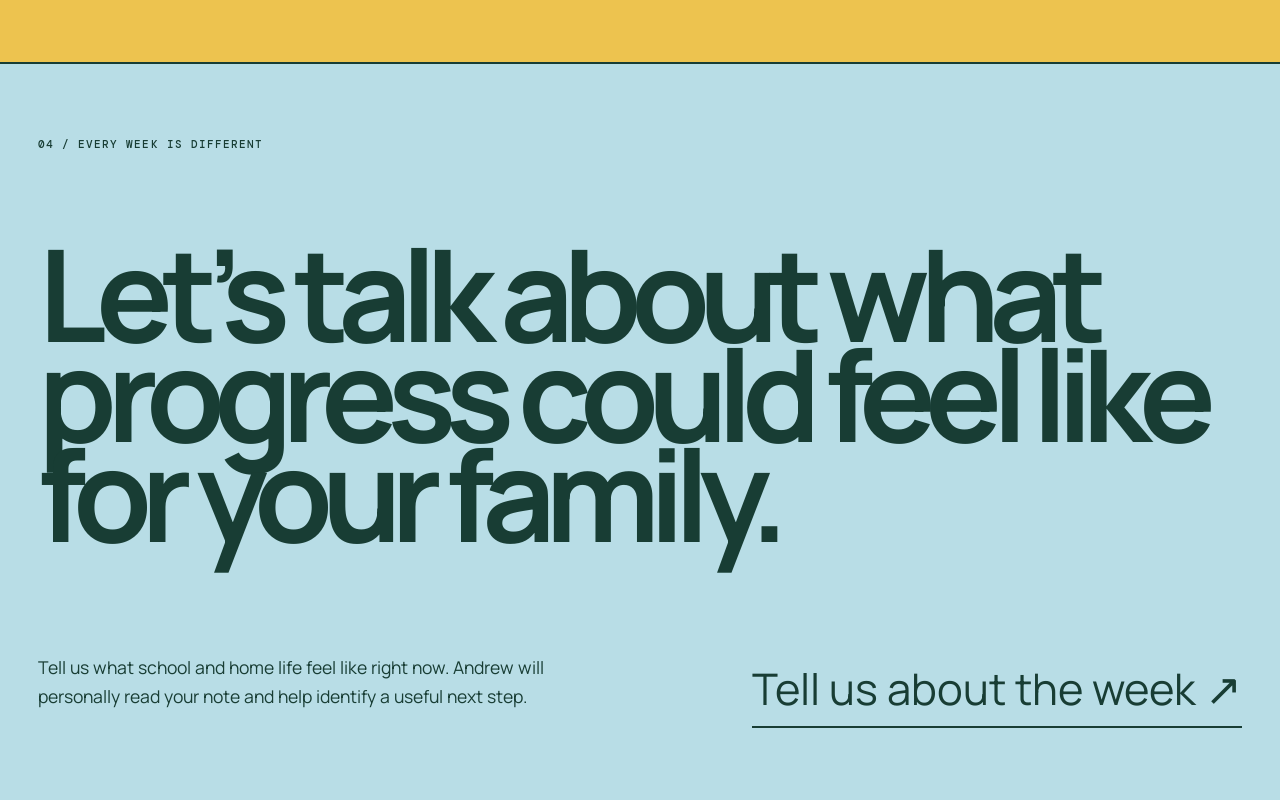
<file: family-stories.html>
<!DOCTYPE html>
<html lang="en">
<head>
  <meta charset="UTF-8"><meta name="viewport" content="width=device-width,initial-scale=1">
  <title>Family Stories | Tutronix Method</title>
  <meta name="description" content="Real experiences from Tutronix families, shared with permission.">
  <meta name="robots" content="noindex,nofollow">
  <link rel="preconnect" href="https://fonts.googleapis.com"><link rel="preconnect" href="https://fonts.gstatic.com" crossorigin><link href="https://fonts.googleapis.com/css2?family=DM+Mono:wght@300;400;500&family=Manrope:wght@400;500;600;700;800&family=Playfair+Display:ital,wght@1,500&display=swap" rel="stylesheet">
  <style>
    :root{--cream:#f5efe2;--paper:#fffaf0;--ink:#183d34;--coral:#ef7868;--blue:#b8dde6;--yellow:#edc34f;--mint:#dbe5c8;--line:rgba(24,61,52,.28)}*{box-sizing:border-box}html{scroll-behavior:smooth}body{margin:0;background:var(--cream);color:var(--ink);font-family:Manrope,sans-serif;overflow-x:hidden}a{color:inherit;text-decoration:none}.mono{font:500 max(.7rem,11px)/1.45 "DM Mono";letter-spacing:.09em;text-transform:uppercase}body:after{content:"";position:fixed;inset:0;pointer-events:none;z-index:100;opacity:.09;background-image:url("data:image/svg+xml,%3Csvg viewBox='0 0 180 180' xmlns='http://www.w3.org/2000/svg'%3E%3Cfilter id='n'%3E%3CfeTurbulence type='fractalNoise' baseFrequency='.9' numOctaves='3' stitchTiles='stitch'/%3E%3C/filter%3E%3Crect width='100%25' height='100%25' filter='url(%23n)' opacity='.16'/%3E%3C/svg%3E")}
    nav{height:76px;display:grid;grid-template-columns:1fr auto 1fr;align-items:center;padding:0 3vw;border-bottom:1px solid var(--line);position:absolute;width:100%;z-index:20}.brand{font-weight:800;font-size:1.05rem;letter-spacing:-.04em;display:flex;align-items:center;gap:10px}.brand img{width:48px;height:48px;object-fit:contain;mix-blend-mode:multiply}.brand-word{line-height:.84}.brand small{font:400 .46rem "DM Mono";display:block;letter-spacing:.12em;margin-top:5px}.nav-links{display:flex;gap:24px;font-size:.8rem}.nav-cta{justify-self:end;border:1px solid;border-radius:100px;padding:10px 16px;background:var(--ink);color:var(--cream)}
    .hero{min-height:100svh;padding:120px 3vw 7vh;display:flex;flex-direction:column;justify-content:space-between;position:relative;overflow:hidden}.hero:after{content:"“";position:absolute;right:-.03em;bottom:-.35em;font-family:"Playfair Display";font-size:70vw;color:rgba(24,61,52,.055);line-height:1;pointer-events:none}.hero h1{font-size:clamp(5rem,11vw,11.5rem);line-height:.75;letter-spacing:-.09em;margin:25px 0;max-width:1400px;position:relative;z-index:2}.hero h1 em{display:block;font-family:"Playfair Display";font-weight:500;color:var(--coral)}.hero-bottom{display:grid;grid-template-columns:1fr 1fr;gap:7vw;align-items:end;position:relative;z-index:2}.hero-bottom p{font-size:clamp(1.12rem,1.8vw,1.5rem);line-height:1.6;max-width:690px}.privacy-note{border-top:1px solid;padding-top:18px;max-width:520px;justify-self:end}
    .featured{padding:11vh 3vw;background:var(--blue);border-top:2px solid;border-bottom:2px solid}.featured-head{display:grid;grid-template-columns:.7fr 1.3fr;gap:7vw;align-items:end}.featured h2,.collection h2,.signals h2{font-size:clamp(3.8rem,8vw,8.5rem);line-height:.82;letter-spacing:-.08em;margin:18px 0 0}.featured-head p{font-size:1.1rem;line-height:1.65;max-width:600px}.story-frame{margin-top:8vh;border:2px solid;background:var(--paper);box-shadow:14px 16px 0 var(--ink);display:grid;grid-template-columns:.58fr 1.42fr;min-height:650px}.story-index{background:var(--yellow);border-right:2px solid;padding:32px;display:flex;flex-direction:column;justify-content:space-between}.story-index strong{font-size:clamp(7rem,16vw,16rem);line-height:.7;letter-spacing:-.1em}.story-body{padding:6vh 5vw;display:flex;flex-direction:column;justify-content:center}.quote-mark{font-family:"Playfair Display";font-size:8rem;line-height:.45;color:var(--coral)}.empty-quote{font-family:"Playfair Display";font-size:clamp(2.7rem,5vw,5rem);line-height:1.05;margin:30px 0;min-height:3.2em;border-bottom:2px dashed var(--line);color:rgba(24,61,52,.28)}.story-attribution{display:grid;grid-template-columns:1fr 1fr;gap:25px;border-top:1px solid;padding-top:22px}.blank-field{min-height:44px;border-bottom:1px solid}.blank-field b{display:block;margin-bottom:8px}
    .transformation{display:grid;grid-template-columns:repeat(3,1fr);border-bottom:2px solid}.transform-step{min-height:420px;padding:6vh 3vw;border-right:2px solid;display:flex;flex-direction:column;justify-content:space-between}.transform-step:last-child{border:0}.transform-step:nth-child(1){background:var(--paper)}.transform-step:nth-child(2){background:var(--coral)}.transform-step:nth-child(3){background:var(--mint)}.transform-step h3{font-size:clamp(2.7rem,4.5vw,4.5rem);line-height:.9;letter-spacing:-.06em;margin:0}.writing-lines{height:125px;background:repeating-linear-gradient(transparent 0 29px,var(--line) 29px 30px)}
    .collection{padding:11vh 3vw}.collection-head{display:grid;grid-template-columns:1fr 1fr;gap:7vw;align-items:end}.collection-head p{font-size:1.08rem;line-height:1.65;max-width:580px}.quote-grid{display:grid;grid-template-columns:1.15fr .85fr;margin-top:8vh;border:2px solid}.quote-card{min-height:460px;padding:35px;border-right:2px solid;border-bottom:2px solid;display:flex;flex-direction:column;justify-content:space-between;background:var(--paper)}.quote-card:nth-child(2){background:var(--yellow);border-right:0}.quote-card:nth-child(3){background:var(--mint);border-bottom:0}.quote-card:nth-child(4){background:var(--coral);border:0;border-left:2px solid}.quote-card .quote-mark{font-size:6rem}.quote-space{flex:1;margin:15px 0 28px;background:repeating-linear-gradient(transparent 0 43px,var(--line) 43px 44px)}.quote-meta{display:grid;grid-template-columns:1fr 1fr;gap:18px}.quote-meta span{border-bottom:1px solid;padding-bottom:8px;color:rgba(24,61,52,.6)}
    .signals{background:var(--yellow);padding:11vh 3vw;border-top:2px solid}.signal-field{margin-top:8vh;display:flex;flex-wrap:wrap;gap:12px}.signal{border:2px solid;border-radius:100px;padding:16px 20px;background:var(--paper);font-size:clamp(1rem,2vw,1.6rem);transform:rotate(var(--r))}.signal:nth-child(3n+1){background:var(--blue)}.signal:nth-child(3n+2){background:var(--coral)}.final{min-height:82vh;background:var(--blue);padding:8vh 3vw;display:flex;flex-direction:column;justify-content:space-between;border-top:2px solid}.final h2{font-size:clamp(4.5rem,10vw,10rem);line-height:.78;letter-spacing:-.085em;margin:0}.final-bottom{display:grid;grid-template-columns:1fr 1fr;align-items:end}.final p{font-size:1.1rem;line-height:1.65;max-width:560px}.final a{justify-self:end;font-size:clamp(1.6rem,3.4vw,3.4rem);border-bottom:2px solid;padding-bottom:8px}.reveal{opacity:0;transform:translateY(30px);transition:.75s}.reveal.on{opacity:1;transform:none}
    @media(max-width:760px){nav{height:64px;padding:0 12px;position:fixed;background:rgba(245,239,226,.94);backdrop-filter:blur(10px);grid-template-columns:1fr auto}.brand{font-size:.92rem;gap:7px}.brand img{width:42px;height:42px}.brand small{font-size:9px}.nav-links{display:none}.nav-cta{font-size:.79rem;padding:9px 12px}.hero{min-height:88svh;padding:104px 12px 60px}.hero h1{font-size:clamp(4rem,18vw,5rem)}.hero-bottom{grid-template-columns:1fr;gap:25px}.hero-bottom p{font-size:1.03rem}.privacy-note{justify-self:start}.featured,.collection,.signals,.final{padding-left:12px;padding-right:12px}.featured-head,.collection-head{grid-template-columns:1fr}.featured h2,.collection h2,.signals h2{font-size:clamp(3.4rem,15vw,4.2rem)}.story-frame{grid-template-columns:1fr;box-shadow:8px 9px 0 var(--ink)}.story-index{min-height:220px;border-right:0;border-bottom:2px solid}.story-index strong{font-size:8rem}.story-body{padding:55px 18px}.empty-quote{font-size:2.8rem}.story-attribution{grid-template-columns:1fr}.transformation{grid-template-columns:1fr}.transform-step{min-height:300px;border-right:0;border-bottom:2px solid}.quote-grid{grid-template-columns:1fr}.quote-card{min-height:390px;border-right:0;border-bottom:2px solid}.quote-card:nth-child(4){border-left:0}.quote-meta{grid-template-columns:1fr}.signal{padding:12px 15px}.final{min-height:68svh}.final h2{font-size:4.5rem}.final-bottom{grid-template-columns:1fr}.final a{justify-self:start;margin-top:28px;font-size:1.65rem}}
    @media(prefers-reduced-motion:reduce){*{animation:none!important;transition:none!important}.reveal{opacity:1;transform:none}}
  </style>
<link rel="stylesheet" href="assets/responsive.css">
</head>
<body class="page-stories">
  <nav class="site-nav" aria-label="Main"><a href="index.html" class="brand" aria-label="Tutronix Method home"><picture><source srcset="assets/tutors/tutronix-logo.webp" type="image/webp"><img src="assets/tutors/tutronix-logo.png" alt="" width="48" height="48"></picture><span class="brand-word">TUTRONIX<small>METHOD</small></span></a><div class="nav-mid" id="site-menu"><a href="index.html">Tutronix</a><a href="experts.html">Our Tutors</a><a href="about.html">About Andrew</a></div><div class="nav-actions"><a class="nav-cta" href="index.html#consultation"><span class="cta-long">Book consultation</span><span class="cta-short">Book</span> ↗︎</a><button class="nav-toggle" type="button" aria-expanded="false" aria-controls="site-menu" aria-label="Open menu"><span></span></button></div></nav>
  <main>
    <section class="hero"><div><span class="mono">Family stories / Experiences shared with permission</span><h1>Progress shows up in more places than the <em>gradebook.</em></h1></div><div class="hero-bottom"><p>In calmer evenings. Earlier starts. Fewer surprises. More confidence. This page will hold the changes Tutronix families have experienced, in their own words.</p><div class="privacy-note mono">Transparency note / Testimonials will be added only with client permission. Names and identifying details can be shortened to protect student privacy.</div></div></section>
    <section class="featured"><div class="featured-head"><div><span class="mono">01 / Featured family story</span><h2>What changed during the week?</h2></div><p>This space is designed for one substantial story. Keep the family’s natural language and add only the identifying information they explicitly approve.</p></div><article class="story-frame reveal"><div class="story-index"><span class="mono">Family story / 01</span><strong>01</strong><span class="mono">Before → Support → Change</span></div><div class="story-body"><div class="quote-mark">“</div><blockquote class="empty-quote" aria-label="Testimonial placeholder">[Family testimonial will go here.]</blockquote><div class="story-attribution"><div class="blank-field"><b class="mono">Family attribution</b><span>[Name, initials, or anonymous description]</span></div><div class="blank-field"><b class="mono">Student context</b><span>[Grade level or approved context]</span></div></div></div></article></section>
    <section class="transformation"><article class="transform-step"><span class="mono">Before / What felt difficult</span><h3>Add the family’s starting point.</h3><div class="writing-lines"></div></article><article class="transform-step"><span class="mono">During / What we worked on</span><h3>Add the support that made a difference.</h3><div class="writing-lines"></div></article><article class="transform-step"><span class="mono">After / What began to change</span><h3>Add the progress the family noticed.</h3><div class="writing-lines"></div></article></section>
    <section class="collection"><div class="collection-head"><div><span class="mono">02 / More family voices</span><h2>A collection of real experiences.</h2></div><p>These spaces intentionally contain no invented praise. Replace each blank quotation field only after receiving a real client response and permission to publish it.</p></div><div class="quote-grid">
      <article class="quote-card reveal"><div class="quote-mark">“</div><div class="quote-space" aria-label="Blank testimonial space"></div><div class="quote-meta"><span>[Family name or initials]</span><span>[Approved context]</span></div></article>
      <article class="quote-card reveal"><div class="quote-mark">“</div><div class="quote-space" aria-label="Blank testimonial space"></div><div class="quote-meta"><span>[Family name or initials]</span><span>[Approved context]</span></div></article>
      <article class="quote-card reveal"><div class="quote-mark">“</div><div class="quote-space" aria-label="Blank testimonial space"></div><div class="quote-meta"><span>[Family name or initials]</span><span>[Approved context]</span></div></article>
      <article class="quote-card reveal"><div class="quote-mark">“</div><div class="quote-space" aria-label="Blank testimonial space"></div><div class="quote-meta"><span>[Family name or initials]</span><span>[Approved context]</span></div></article>
    </div></section>
    <section class="signals"><span class="mono">03 / Progress can look like</span><h2>More than a number in the gradebook.</h2><div class="signal-field"><span class="signal" style="--r:-2deg">Fewer missing assignments</span><span class="signal" style="--r:1deg">Earlier starts</span><span class="signal" style="--r:-1deg">Calmer evenings</span><span class="signal" style="--r:2deg">Asking for help sooner</span><span class="signal" style="--r:-2deg">Greater independence</span><span class="signal" style="--r:1deg">More confidence</span><span class="signal" style="--r:-1deg">Realistic planning</span><span class="signal" style="--r:2deg">Stronger understanding</span></div></section>
    <section class="final"><span class="mono">04 / Every week is different</span><h2>Let’s talk about what progress could feel like for your family.</h2><div class="final-bottom"><p>Tell us what school and home life feel like right now. Andrew will personally read your note and help identify a useful next step.</p><a href="index.html#consultation">Tell us about the week ↗︎</a></div></section>
  </main>
  <script>const reveal=new IntersectionObserver(es=>es.forEach(e=>e.isIntersecting&&e.target.classList.add('on')),{threshold:.12});document.querySelectorAll('.reveal').forEach(x=>reveal.observe(x));</script>
<script src="assets/navigation.js" defer></script>
</body>
</html>
</file>
<file: assets/responsive.css>
/* Shared navigation and bounded layouts for phones through ultrawide displays. */
html{scroll-padding-top:88px;-webkit-text-size-adjust:100%}
img{max-width:100%}
/* Animate the reveal, not dimensions when the viewport changes. */
.reveal{transition:opacity .75s,transform .75s}
.site-nav{position:fixed;inset:0 0 auto;width:100%;height:76px;display:grid;grid-template-columns:1fr auto 1fr;align-items:center;padding:0 max(3vw,calc((100% - 1600px)/2));z-index:50;background:var(--cream);border-bottom:1px solid var(--line)}
.site-nav .nav-mid{display:flex;gap:24px;font-size:.82rem}
.site-nav .nav-mid a{padding:8px 0}
.site-nav .nav-mid a[aria-current="page"]{text-decoration:underline;text-underline-offset:6px}
.nav-actions{justify-self:end;display:flex;align-items:center;gap:10px}
.site-nav .nav-cta{white-space:nowrap}
.nav-toggle{display:none;width:42px;height:42px;border:1px solid var(--ink);border-radius:50%;background:transparent;color:var(--ink);cursor:pointer;place-items:center;padding:0}
.nav-toggle span,.nav-toggle span:before,.nav-toggle span:after{display:block;width:16px;height:2px;background:currentColor;position:relative}
.nav-toggle span:before,.nav-toggle span:after{content:"";position:absolute;left:0}
.nav-toggle span:before{top:-5px}.nav-toggle span:after{top:5px}
.site-nav.open .nav-toggle span{background:transparent}
.site-nav.open .nav-toggle span:before{transform:translateY(5px) rotate(45deg)}
.site-nav.open .nav-toggle span:after{transform:translateY(-5px) rotate(-45deg)}
:focus-visible{outline:3px solid var(--coral);outline-offset:4px}
.site-nav .cta-short{display:none}
@media(max-width:1060px){
 .site-nav{grid-template-columns:1fr auto!important;height:68px;padding:0 16px}
 .nav-toggle{display:grid}
 .site-nav .nav-mid{position:absolute;top:100%;left:0;right:0;flex-direction:column;gap:0;padding:8px 16px 18px;background:var(--cream);border-bottom:2px solid var(--ink);box-shadow:0 18px 30px #183d341f;font-size:1.25rem;font-weight:700;visibility:hidden;opacity:0;transform:translateY(-8px)}
 .site-nav .nav-mid a{padding:14px 0;border-bottom:1px solid var(--line)}
 .site-nav.open .nav-mid{visibility:visible;opacity:1;transform:none}
}
@media(max-width:600px){.site-nav{height:64px;padding:0 12px}.site-nav .brand img{width:40px;height:40px}.site-nav .nav-cta{font-size:.79rem;padding:9px 12px}}
@media(max-width:380px){.site-nav .cta-long{display:none}.site-nav .cta-short{display:inline}.site-nav .brand small{display:none}}

/* Backgrounds stay full width; text and diagrams stop stretching with the monitor. */
@media(min-width:1600px){
 .page-home :is(.hero,.argument,.brain-section,.method,.final,.tools-head,.story),
 .page-tutors :is(.hero,.standard,.profiles,.matching,.final),
 .page-about :is(.hero,.chapter,.mother,.equation,.final,.realize-head),
 .page-stories :is(.hero,.featured,.collection,.signals,.final){padding-left:max(3vw,calc((100% - 1600px)/2));padding-right:max(3vw,calc((100% - 1600px)/2))}
 .page-home .tool{padding-left:max(3vw,calc((100% - 1600px)/2));padding-right:max(3vw,calc((100% - 1600px)/2))}
 .page-about .split{padding-inline:max(0px,calc((100% - 1600px)/2));background:var(--paper)}
 .hero{min-height:980px}
 .final{min-height:720px;gap:70px}
 .page-home .argument{min-height:800px}
 .page-home .story{min-height:850px}
 .page-about .mother{min-height:650px}
 .page-about .split article{min-height:650px}
 main> :is(.argument,.brain-section,.method,.final,.chapter,.mother,.equation,.standard,.profiles,.matching,.featured,.collection,.signals){padding-top:112px;padding-bottom:112px}
 .page-home .method{min-height:0}
 .page-home .workstation{margin-top:80px}
 .page-tutors .profile-list{margin-top:80px}
 .page-about .split article{padding:80px 64px}
}
.hero,.standard-head,.profiles-head,.method-head,.brain-head,.brain-layout,.chapter-grid{column-gap:clamp(32px,5vw,80px)}
.hero>*,.story>*,.chapter-grid>*,.brain-layout>*,.profile>*,.final-bottom>*{min-width:0}
.page-home .orbit{width:min(100%,680px);height:auto;max-height:none;aspect-ratio:1;justify-self:center;overflow:visible}
.page-home .orbit-core{left:50%;top:50%;translate:-50% -50%}
.page-home .orbit-core b{font-size:clamp(1.25rem,2vw,2rem)}
.page-home .orbit:before{inset:4%;border-radius:50%}
.page-home .orbit:after{width:76%;height:76%;left:12%;top:12%}
.page-home .story-copy{padding:clamp(48px,6vw,96px) clamp(24px,5vw,72px)}
.page-home .story-copy h2{font-size:clamp(3rem,5vw,5.8rem)}
.page-home .portrait{padding:64px 32px 76px}
.page-home .portrait-frame{width:min(82%,420px);height:auto;aspect-ratio:.72;max-height:none}
.page-home .portrait-frame:after{max-width:calc(100% - 28px)}
.page-home .workstation{max-height:900px}
.page-about .hero-photo{width:min(100%,640px);justify-self:center}
.page-tutors .profile-content{padding:clamp(44px,6vh,72px) clamp(24px,4vw,72px)}
.page-tutors .hero h1{font-size:clamp(4rem,7.4vw,8.5rem)}

/* Keep both orbit diagrams proportional; the tutor ring becomes a grid when tight. */
@media(min-width:1440px){
 .page-tutors .hero{grid-template-columns:minmax(0,1fr) minmax(0,1fr)}
 .page-tutors .team-orbit{width:min(100%,680px);aspect-ratio:1;height:auto;max-height:none}
 .page-tutors .shared-center{left:50%;top:50%;translate:-50% -50%;width:30%}
 .page-tutors .shared-center b{font-size:clamp(1.4rem,2.2vw,2.2rem)}
 .page-tutors .team-orbit .expert-chip{width:23%;font-size:.78rem;min-height:0}
 .page-tutors .team-orbit .expert-chip:nth-of-type(1){--x:0%;--y:-41%}
 .page-tutors .team-orbit .expert-chip:nth-of-type(2){--x:33%;--y:-26%}
 .page-tutors .team-orbit .expert-chip:nth-of-type(3){--x:41%;--y:11%}
 .page-tutors .team-orbit .expert-chip:nth-of-type(4){--x:19%;--y:42%}
 .page-tutors .team-orbit .expert-chip:nth-of-type(5){--x:-19%;--y:42%}
 .page-tutors .team-orbit .expert-chip:nth-of-type(6){--x:-41%;--y:11%}
 .page-tutors .team-orbit .expert-chip:nth-of-type(7){--x:-33%;--y:-26%}
 .page-tutors .team-orbit:before{inset:3%;border-radius:50%}
}
@media(min-width:761px) and (max-width:1439px){
 .page-tutors .hero{grid-template-columns:1fr;min-height:auto;gap:40px}
 .page-tutors .hero-copy{max-width:950px}
 .page-tutors .team-orbit{width:100%;max-width:1000px;aspect-ratio:auto;height:auto;max-height:none;display:grid;grid-template-columns:repeat(3,minmax(0,1fr));gap:20px;padding:8px 12px 16px}
 .page-tutors .team-orbit:before,.page-tutors .team-orbit:after,.page-tutors .shared-center{display:none}
 .page-tutors .team-orbit .expert-chip{position:relative;inset:auto;translate:none;width:auto;aspect-ratio:auto;min-height:200px;padding:16px;--r:0deg}
 .page-tutors .chip-photo{width:min(55%,120px)}
 .page-tutors .expert-chip span{font-size:.85rem}
 .page-tutors .expert-chip small{font-size:.65rem}
}
@media(min-width:601px) and (max-width:1100px){
 .page-home .hero{grid-template-columns:1fr;min-height:auto;gap:40px;padding-top:110px}
 .page-home .hero-copy{max-width:850px}
 .page-home .orbit{width:min(100%,620px)}
 .page-home .orbit-core{width:30%}
 .page-home .orbiter{width:29%}
 .page-home .orbit-core b{font-size:clamp(1.3rem,3vw,2rem)}
 .page-home .brain-layout{grid-template-columns:minmax(0,1fr)}
 .page-home .brain-stage{width:100%;max-width:680px;justify-self:center}
 .page-home .brain-detail{min-height:0}
}
@media(max-width:820px){
 .page-home .story{grid-template-columns:minmax(0,1fr)}
 .page-about .hero h1{font-size:clamp(4rem,12vw,7rem)}
 .page-about .hero-photo{height:600px}
}
@media(max-width:600px){
 .page-home .orbit{aspect-ratio:auto;height:500px;width:100%;margin:0}
 .page-home .orbit-core{width:34%;top:48%}
 .page-home .orbit-core b{font-size:1.12rem}
 .page-home .orbit:before{inset:8% 4%;border-radius:48%}
 .page-home .orbit:after{width:78%;height:70%;left:11%;top:15%}
 .page-home .story-copy{padding:60px 16px}
 .page-home .story-copy h2{font-size:clamp(2.8rem,12vw,3.45rem)}
 .page-about .hero-photo{height:430px}
 .page-about :is(.prose h2,.realize-head h2){font-size:clamp(2.6rem,12.8vw,4rem)}
 .page-about .mother h2{font-size:clamp(3.5rem,17vw,5.8rem)}
 .page-about .split h3{font-size:clamp(2.6rem,12vw,3.5rem)}
 .page-about .equation p{font-size:clamp(2.6rem,11vw,3.35rem)}
 .page-about .final h2{font-size:clamp(3rem,14vw,5rem)}
 .page-stories :is(.featured h2,.collection h2,.signals h2){font-size:clamp(2.8rem,14vw,4.2rem)}
 .page-stories .story-frame{max-width:calc(100% - 9px)}
 .page-stories .final h2{font-size:clamp(3rem,14vw,4.5rem)}
}
@media(max-height:600px) and (min-width:601px){
 .hero{min-height:auto}
 .page-home .method{min-height:auto}
 .page-home .workstation{position:relative;top:auto;height:720px}
}
@media(prefers-reduced-motion:reduce){html{scroll-behavior:auto}.reveal{opacity:1;transform:none}}
</file>
<file: assets/tutors/tutors.css>
/* Shared layer loaded after each page's inline styles: navigation, accessibility, and responsive fixes. */
html{scroll-padding-top:84px;-webkit-text-size-adjust:100%;text-size-adjust:100%}
body{overflow-x:clip}
img{max-width:100%}
picture{display:contents}
:focus-visible{outline:3px solid var(--coral);outline-offset:3px}
.skip-link{position:fixed;left:12px;top:-60px;z-index:200;background:var(--ink);color:var(--cream);padding:10px 14px;font-weight:700;transition:top .2s}
.skip-link:focus{top:12px}

/* Navigation */
.site-nav{position:fixed;top:0;left:0;right:0;width:auto;z-index:50;transition:background-color .3s,box-shadow .3s,height .3s,transform .35s cubic-bezier(.2,.8,.2,1)}
.site-nav.scrolled{height:64px;background:color-mix(in srgb,var(--cream) 92%,transparent);-webkit-backdrop-filter:blur(10px);backdrop-filter:blur(10px);box-shadow:0 1px 0 var(--line)}
.site-nav.hidden{transform:translateY(-100%)}
.site-nav .nav-mid{display:flex;gap:22px;font-size:.78rem}
.site-nav .nav-mid a{position:relative;padding:4px 0}
.site-nav .nav-mid a:after{content:"";position:absolute;left:0;right:0;bottom:0;height:1px;background:currentColor;transform:scaleX(0);transform-origin:left;transition:transform .3s}
.site-nav .nav-mid a:hover:after,.site-nav .nav-mid a[aria-current]:after{transform:scaleX(1)}
.nav-actions{justify-self:end;display:flex;align-items:center;gap:10px}
.nav-cta{transition:background-color .25s,color .25s,transform .25s}
.nav-cta:hover{background:var(--coral);color:var(--ink)}
.nav-cta:active{transform:scale(.97)}
.nav-toggle{display:none;width:42px;height:42px;border:1px solid var(--ink);border-radius:50%;background:transparent;color:var(--ink);cursor:pointer;place-items:center;padding:0}
.nav-toggle span{display:block;width:16px;height:2px;background:currentColor;position:relative;transition:background-color .2s}
.nav-toggle span:before,.nav-toggle span:after{content:"";position:absolute;left:0;width:16px;height:2px;background:currentColor;transition:transform .25s}
.nav-toggle span:before{top:-5px}.nav-toggle span:after{top:5px}
.site-nav.open .nav-toggle span{background:transparent}
.site-nav.open .nav-toggle span:before{transform:translateY(5px) rotate(45deg)}
.site-nav.open .nav-toggle span:after{transform:translateY(-5px) rotate(-45deg)}

@media(max-width:1060px){
  .site-nav{grid-template-columns:1fr auto!important;height:68px;padding:0 16px}
  .site-nav.scrolled{height:64px}
  .nav-toggle{display:grid}
  .site-nav .nav-mid{display:flex;position:absolute;top:100%;left:0;right:0;flex-direction:column;gap:0;padding:8px 16px 18px;background:var(--cream);border-bottom:2px solid var(--ink);box-shadow:0 18px 30px rgba(24,61,52,.12);font-size:1.35rem;font-weight:700;letter-spacing:-.03em;visibility:hidden;opacity:0;transform:translateY(-8px);transition:opacity .25s,transform .25s,visibility 0s .25s}
  .site-nav .nav-mid a{padding:14px 0;border-bottom:1px solid var(--line)}
  .site-nav .nav-mid a:last-child{border-bottom:0}
  .site-nav .nav-mid a:after{display:none}
  .site-nav.open{background:var(--cream)}
  .site-nav.open .nav-mid{visibility:visible;opacity:1;transform:none;transition:opacity .25s,transform .25s}
}
@media(max-width:600px){
  .site-nav{height:64px;padding:0 12px}
  .site-nav .brand img{width:40px;height:40px}
}
@media(max-width:380px){
  .nav-cta .cta-long{display:none}
  .site-nav .brand-word small{display:none}
}
@media(min-width:381px){.nav-cta .cta-short{display:none}}

/* Method: extra scroll room so the pinned workstation steps through each move */
@media(min-width:601px) and (min-height:560px){.method{min-height:230vh}}
@media(min-width:601px) and (min-height:560px) and (prefers-reduced-motion:reduce){.method{min-height:auto}.workstation{position:relative;top:auto}}
/* Short landscape screens (phones turned sideways): don't pin or force full-height panels */
@media(min-width:601px) and (max-height:559px){
  .hero{min-height:auto}
  .method{min-height:auto}
  .workstation{position:relative;top:auto;height:auto;min-height:520px;max-height:none}
  .surface{min-height:500px}
}

/* Reveal: gentle stagger for groups */
.reveal{will-change:opacity,transform}
.reveal-stagger>*{opacity:0;transform:translateY(24px);transition:opacity .7s,transform .7s}
.reveal-stagger.on>*{opacity:1;transform:none}
.reveal-stagger.on>*:nth-child(2){transition-delay:.08s}
.reveal-stagger.on>*:nth-child(3){transition-delay:.16s}
.reveal-stagger.on>*:nth-child(4){transition-delay:.24s}
.reveal-stagger.on>*:nth-child(5){transition-delay:.32s}
.no-js .reveal,.no-js .reveal-stagger>*{opacity:1;transform:none}

/* Scroll progress bar */
.scroll-progress{position:fixed;top:0;left:0;height:3px;width:100%;background:var(--coral);transform-origin:left;transform:scaleX(0);z-index:60;pointer-events:none}

@media(prefers-reduced-motion:reduce){
  .reveal-stagger>*{opacity:1;transform:none}
  .site-nav.hidden{transform:none}
}

/* ---- Tutors (homepage) ---- */
.team{background:var(--mint);padding:11vh 3vw 12vh;border-top:2px solid var(--ink)}
.team-head{display:grid;grid-template-columns:1fr 1fr;gap:8vw;align-items:end}
.team-head h2{font-size:clamp(3.5rem,7vw,7.5rem);letter-spacing:-.075em;line-height:.86;margin:14px 0 0}
.team-head p{max-width:540px;font-size:1.05rem;line-height:1.65;margin:0}
.team-grid{display:grid;grid-template-columns:repeat(3,minmax(0,1fr));gap:28px;margin-top:8vh}
.tutor-card{background:var(--paper);border:2px solid var(--ink);box-shadow:10px 12px 0 var(--ink);display:grid;grid-template-rows:auto 1fr;transition:transform .3s,box-shadow .3s}
.tutor-card:hover{transform:translate(-3px,-3px);box-shadow:13px 15px 0 var(--ink)}
.tutor-photo{position:relative;aspect-ratio:1.1;background:var(--blue);border-bottom:2px solid var(--ink);overflow:hidden}
.tutor-photo:before,.chip-photo:before{content:attr(data-initials);position:absolute;inset:0;display:grid;place-items:center;font-weight:800;font-size:clamp(3rem,7vw,6rem);letter-spacing:-.06em;color:var(--ink)}
.tutor-photo img{position:relative;width:100%;height:100%;object-fit:cover;object-position:center 15%;display:block;transition:transform .6s cubic-bezier(.2,.8,.2,1)}
.tutor-card:hover .tutor-photo img{transform:scale(1.04)}
.tutor-photo.no-photo img,.chip-photo.no-photo img{display:none}
.tutor-photo-andrew img{object-position:center 28%}
.tutor-photo-christy img,.tutor-photo-katherine img{object-position:center 22%}
.tutor-photo-nicholas img{object-position:center 18%}
.tutor-photo-alejandro img{object-position:center 25%}
.tutor-info{padding:clamp(22px,3vw,40px);display:flex;flex-direction:column;min-width:0}
.tutor-card h3{font-size:clamp(2.2rem,3.2vw,3.4rem);line-height:.86;letter-spacing:-.065em;margin:16px 0 22px}
.tutor-creds{list-style:none;margin:0 0 8px;padding:0;border-top:1px solid var(--line)}
.tutor-creds li{display:grid;grid-template-columns:92px 1fr;gap:14px;align-items:baseline;padding:12px 0;border-bottom:1px solid var(--line);line-height:1.4}
.tutor-link{display:flex;justify-content:space-between;align-items:center;gap:24px;margin-top:26px;padding:14px 0 10px;border-bottom:2px solid var(--ink);font-weight:700}
.tutor-info .tutor-link{margin-top:auto;padding-top:40px}
.tutor-link span{transition:transform .25s}
.tutor-link:hover span{transform:translate(4px,-4px)}
/* Invitation: full-width band below the tutor cards */
.tutor-cta{grid-column:1/-1;display:grid;grid-template-columns:minmax(0,1.1fr) minmax(0,1fr) auto;column-gap:4vw;align-items:end;padding:clamp(28px,3.5vw,56px);background:var(--yellow)}
.tutor-cta>.mono{grid-column:1/-1}
.tutor-cta h3{margin:14px 0 0;font-size:clamp(2.6rem,4.2vw,4.6rem)}
.tutor-cta p{line-height:1.6;margin:0;max-width:420px}
.tutor-cta .tutor-link{margin:0;white-space:nowrap}
@media(max-width:1100px){.team-grid{grid-template-columns:repeat(2,minmax(0,1fr))}}
@media(max-width:820px){
  .team-head{grid-template-columns:1fr;gap:24px}
  .tutor-cta{grid-template-columns:1fr;row-gap:18px}
  .tutor-cta .tutor-link{white-space:normal}
}
@media(max-width:600px){
  .team{padding:72px 12px 82px}
  .team-head h2{font-size:clamp(3.4rem,15vw,4.25rem);line-height:.84}
  .team-head p{font-size:1rem}
  .team-grid{grid-template-columns:1fr;margin-top:40px;gap:22px}
  .tutor-card{box-shadow:6px 7px 0 var(--ink)}
  .tutor-card:hover{transform:none;box-shadow:6px 7px 0 var(--ink)}
  .tutor-creds li{grid-template-columns:80px 1fr}
}

/* ---- Tutors page: profile photos ---- */
.profile-photo .tutor-photo{width:min(68%,460px);aspect-ratio:.86;border:2px solid var(--ink);transform:rotate(-2deg);box-shadow:12px 14px 0 var(--ink)}
.profile-content .tutor-link{max-width:640px}
.four{--accent:var(--yellow)}
.five{--accent:var(--blue)}
.six{--accent:#c4b0cc}
@media(max-width:760px){.profile-photo .tutor-photo{width:min(78%,360px);box-shadow:8px 9px 0 var(--ink)}}

/* ---- Tutors page hero: tutor chips around the shared method ---- */
.expert-chip{color:var(--ink);transition:transform .3s,box-shadow .3s}
a.expert-chip:hover{transform:rotate(0) translateY(-4px);box-shadow:9px 11px 0 var(--ink)}
.expert-chip.has-photo{display:flex;flex-direction:column;align-items:center;justify-content:center;gap:10px}
.expert-chip.has-photo:before{display:none}
.chip-photo{position:relative;width:62%;aspect-ratio:1;border:2px solid var(--ink);border-radius:50%;overflow:hidden;background:var(--paper)}
.chip-photo:before{font-size:clamp(1.4rem,3vw,2.6rem)}
.chip-photo img{position:relative;width:100%;height:100%;object-fit:cover;object-position:center 25%;display:block}
.expert-chip small{display:block;font:500 max(.62rem,10px) "DM Mono";letter-spacing:.08em;text-transform:uppercase;margin-top:4px}
/* Desktop: six tutors evenly spaced on the ring, Andrew at the top */
@media(min-width:1101px){
  .hero:has(.team-orbit){align-items:center}
  .team-orbit{height:auto;max-height:none;aspect-ratio:1;width:min(100%,640px);justify-self:center}
  .team-orbit .expert-chip{width:25%;top:calc(50% + var(--y));left:calc(50% + var(--x));right:auto;bottom:auto;translate:-50% -50%;padding:10px;gap:7px;font-size:clamp(.66rem,.85vw,.82rem)}
  .team-orbit .expert-chip small{font-size:max(.55rem,9px)}
  .team-orbit .chip-two{--x:0%;--y:-37%;--r:-3deg}
  .team-orbit .chip-one{--x:33%;--y:-21%;--r:4deg}
  .team-orbit .chip-three{--x:33%;--y:21%;--r:-3deg}
  .team-orbit .chip-four{--x:0%;--y:37%;--r:3deg;background:var(--yellow)}
  .team-orbit .chip-five{--x:-33%;--y:21%;--r:-4deg;background:var(--paper)}
  .team-orbit .chip-six{--x:-33%;--y:-21%;--r:3deg;background:#c4b0cc}
}
/* Tablets and phones: stack the hero and show the tutors as a tidy grid */
@media(max-width:1100px){
  .hero:has(.team-orbit){grid-template-columns:1fr;min-height:auto}
  .team-orbit{height:auto;max-height:none;display:grid;grid-template-columns:repeat(3,1fr);gap:16px;padding:6px 6px 14px}
  .team-orbit:before,.team-orbit:after,.shared-center{display:none}
  .team-orbit .expert-chip{position:relative;inset:auto;width:auto;aspect-ratio:auto;min-height:200px;gap:6px;padding:10px}
  .team-orbit .chip-four{background:var(--yellow)}
  .team-orbit .chip-five{background:var(--paper)}
  .team-orbit .chip-six{background:#c4b0cc}
  .expert-chip span{font-size:.8rem}
}
@media(max-width:1100px){.team-orbit .expert-chip{--r:-1.5deg}.team-orbit .expert-chip:nth-child(even){--r:1.5deg}}
@media(max-width:760px){.team-orbit{grid-template-columns:1fr 1fr}}
.nowrap{white-space:nowrap}

/* ---- Viewport fixes ---- */
/* Experts principles: 5 columns only when there is room */
@media(min-width:761px) and (max-width:1100px){
  .principles{grid-template-columns:repeat(3,minmax(0,1fr));overflow:hidden}
  .principle{border-right:1px solid;border-bottom:1px solid;margin:0 -1px -1px 0}
  .principle:last-child{border-right:1px solid;border-bottom:1px solid}
}
/* Brain diagram: keep the tilted regions inside small screens */
@media(max-width:600px){.brain-shell{left:4%;width:90%}}
/* Narrow phones: scale display type so long words never overflow */
@media(max-width:380px){
  .prose h2,.realize-head h2{font-size:clamp(2.5rem,13vw,3.2rem)}
  .final h2{font-size:clamp(2.9rem,14.5vw,4rem)!important}
  .hero h1{font-size:clamp(3rem,15vw,3.6rem)!important}
  .argument h2,.clarity h2,.brain-head h2,.tools-head h2,.method-head h2,.team-head h2,.story-copy h2,.standard h2,.profiles-head h2,.matching h2,.featured h2,.collection h2,.signals h2{font-size:clamp(2.8rem,14vw,3.4rem)}
  .profile-content h3{font-size:3rem}
  .mother h2{font-size:clamp(3.6rem,18vw,4.4rem)}
}
</file>
